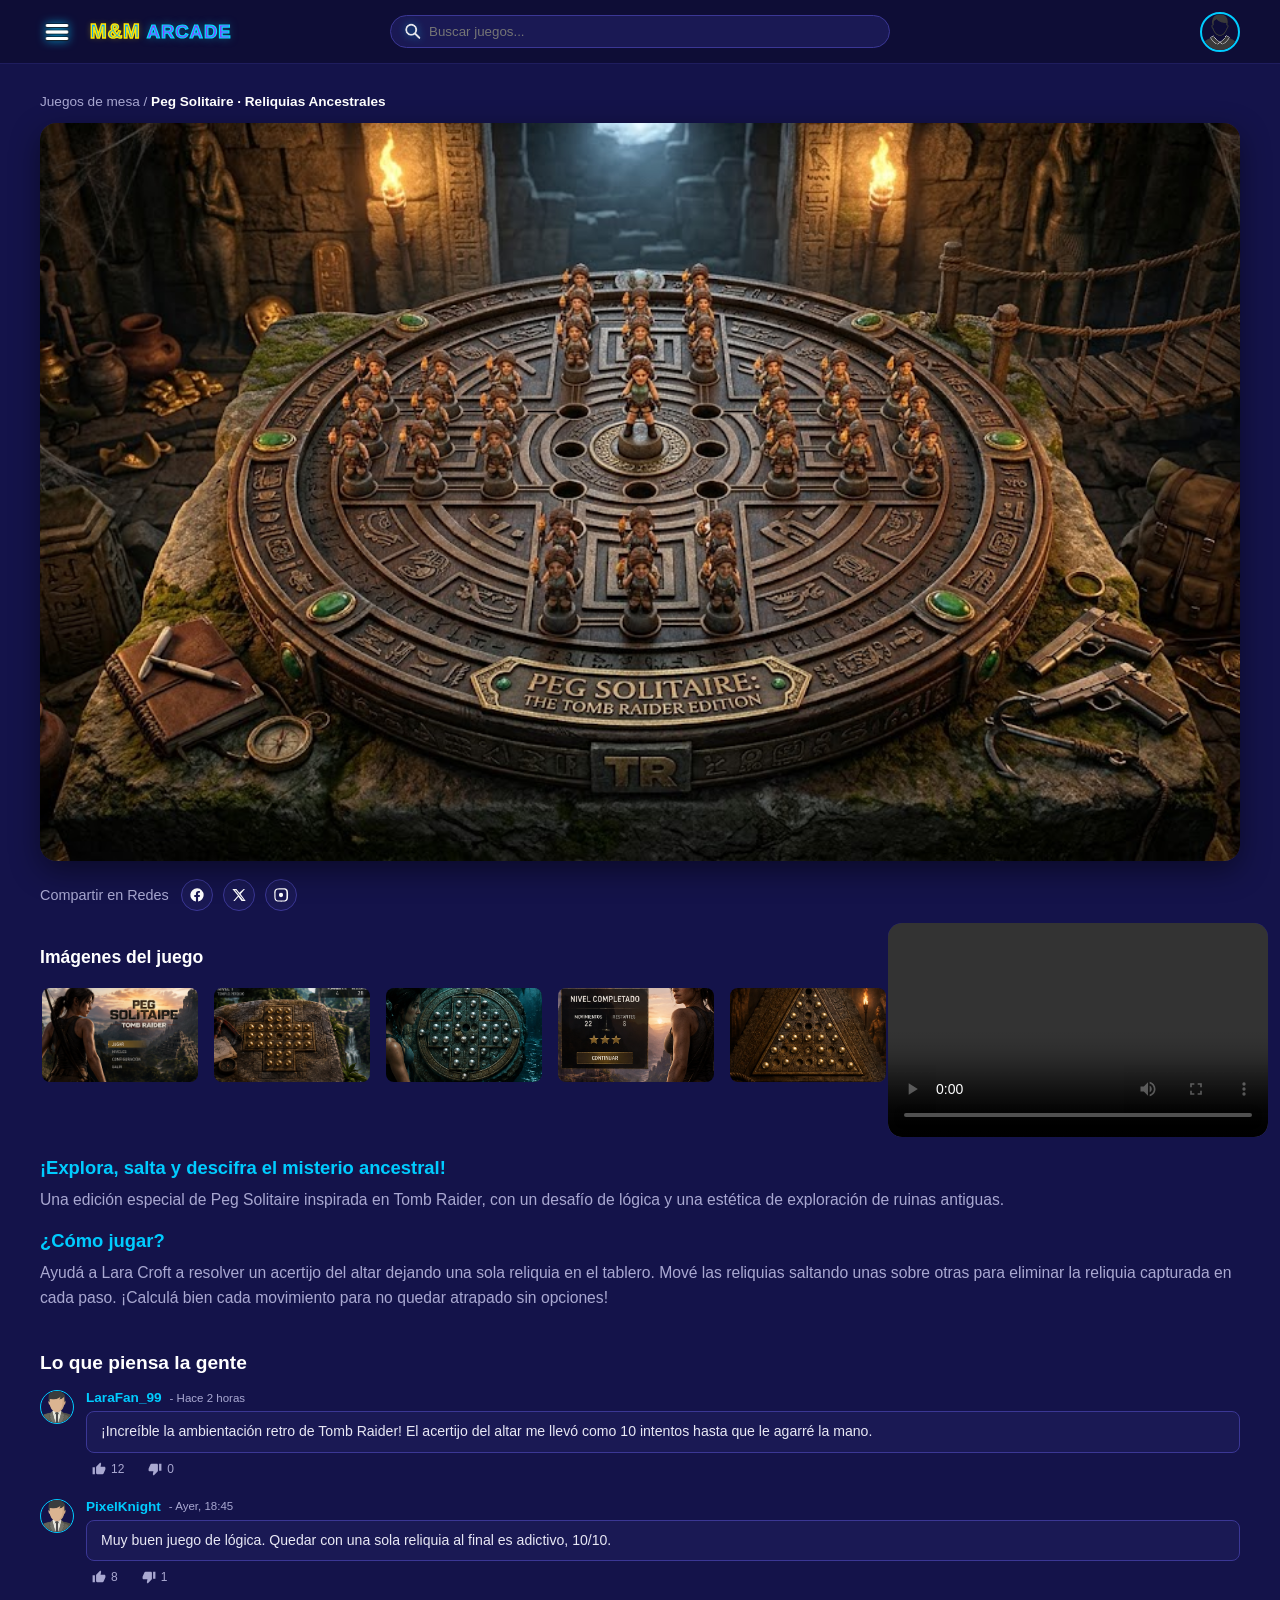
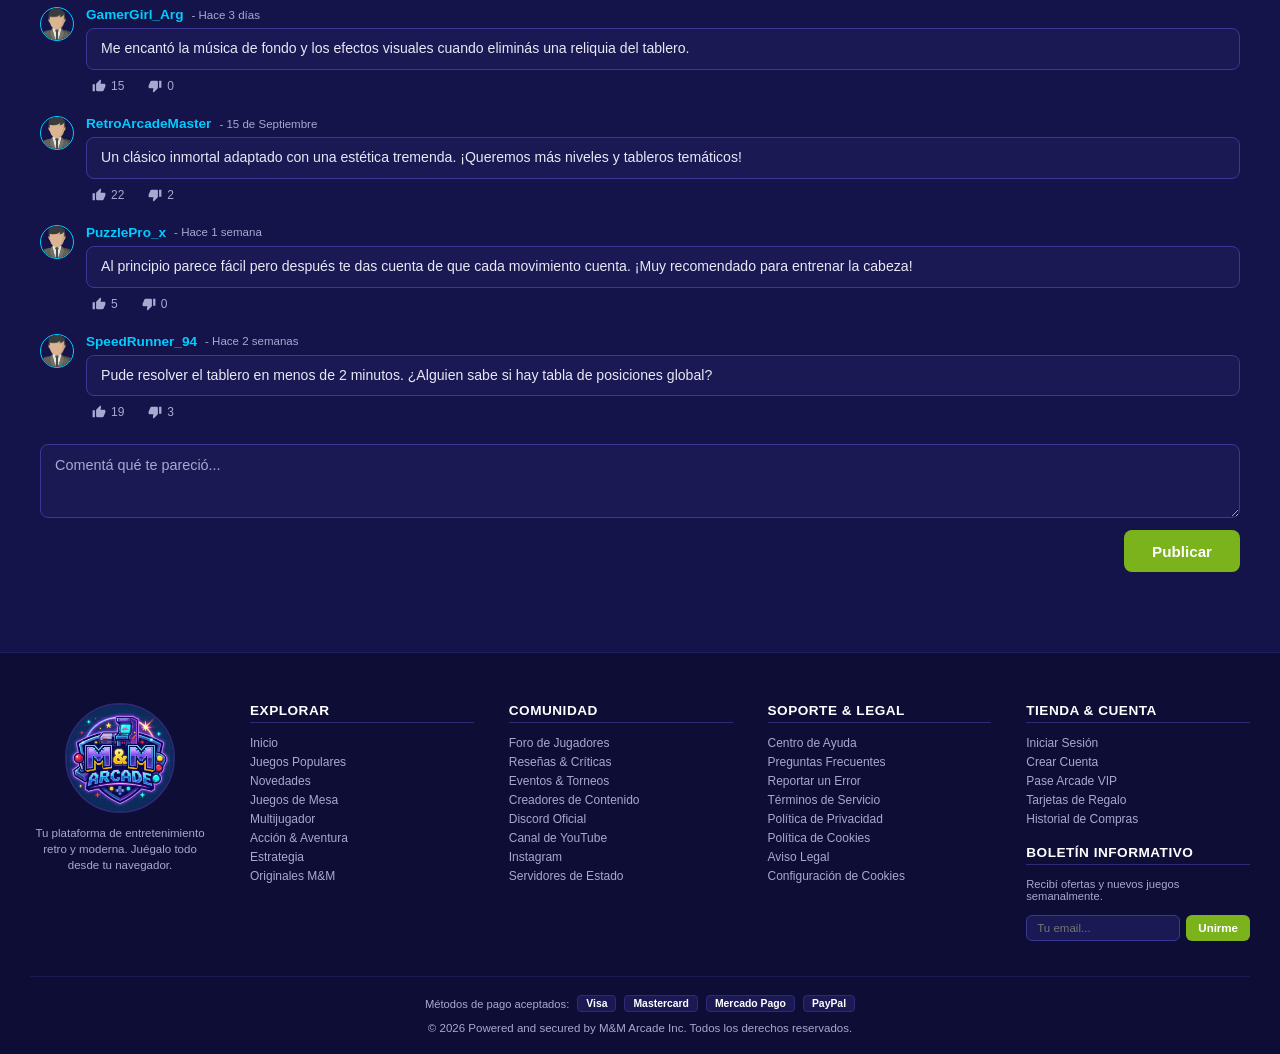
<file: juego.html>
<!DOCTYPE html>
<html lang="es">
<head>

  <meta charset="UTF-8">
  <meta name="viewport" content="width=device-width, initial-scale=1.0">
  <title>Peg Solitaire · Reliquias Ancestrales — M&M Arcade</title>
  <!-- Estilos globales compartidos -->
  <link rel="stylesheet" href="css/styles.css">
  <!-- Estilos específicos de la página del juego -->
  <link rel="stylesheet" href="css/juego.css">
</head>

<body>
</div>
<!-- =========================================================
     Navegación Superior (Navbar)
     ========================================================= -->
<header class="navbar">
  <div class="navbar-container">
    
    <!-- Botón de Menú Hamburguesa + logo-->
    <div class="nav-left">
      <button id="btnOpenMenu" class="icon-btn" aria-label="Abrir menú">
        <img src="Assets/Iconos/Menu.png" alt="Menú" class="hamburger-icon-img">
      </button>
      <div class="brand-logo">
        <a href="index.html" class="logo-link">
          <span class="logo-text">
            <span class="logo-mm">M&M</span>
            <span class="logo-arcade">ARCADE</span>
          </span>
        </a>
      </div>
    </div>

    <!-- Barra de Búsqueda -->
    <div class="nav-center">
      <div class="search-box">
        <!-- ÍCONO LUPA SVG/PNG -->
        <img src="Assets/Iconos/Search.png" alt="Buscar" class="search-icon-img">
        <input type="text" placeholder="Buscar juegos..." class="search-input">
      </div>
    </div>

    <!-- Botón Perfil de Usuario con Avatar -->
    <div class="nav-right">
      <button id="btnOpenUserMenu" class="user-avatar-btn">
      <img src="Assets/Iconos/Avatar.png" alt="Perfil de usuario" class="user-avatar-img">
      </button>
    </div>

  </div>
</header>


<!-- =========================================================
     Menú Desplegable Lateral (Navegación Principal)
     ========================================================= -->

<aside id="sideMenu" class="side-menu">
<div class="side-menu-header">
  <div class="side-menu-brand">
    <!-- Logo o Icono del juego en el menú -->
    <img src="Assets/LogoChico.jpeg" alt="M&M Games" class="mini-logo-img">
    <span class="side-menu-title">Games</span>
  </div>
  <button id="btnCloseMenu" class="close-btn" aria-label="Cerrar menú">✕</button>
</div>

<nav class="side-menu-nav">
  <ul>
    <li><a href="#"><img src="Assets/Iconos/home.png" alt="Inicio" class="menu-icon-img">Inicio</a></li>
    <li><a href="#"><img src="Assets/Iconos/recientes.png" alt="Recientes" class="menu-icon-img">Recientes</a></li>
    <li><a href="#"><img src="Assets/Iconos/nuevos.png" alt="Nuevos" class="menu-icon-img">Nuevos</a></li>
    <li><a href="#"><img src="Assets/Iconos/moda.png" alt="De moda" class="menu-icon-img">De moda</a></li>
    <li><a href="#"><img src="Assets/Iconos/actualizados.png" alt="Actualizados" class="menu-icon-img">Actualizados</a></li>
    <li><a href="#"><img src="Assets/Iconos/multijugador.png" alt="Multijugador" class="menu-icon-img">Multijugador</a></li>
    <li><a href="#"><img src="Assets/Iconos/original.png" alt="Originales" class="menu-icon-img">Originales</a></li>
    <li><a href="#"><img src="Assets/Iconos/pagos.png" alt="Pagos" class="menu-icon-img">Pagos</a></li>
  </ul>

  <hr class="menu-divider">

  <ul class="categories-list">
    <li><a href="#">Aventura</a></li>
    <li><a href="#">Disparos</a></li>
    <li><a href="#">Autos</a></li>
    <li><a href="#">Juegos de rol</a></li>
    <li><a href="#">Moda</a></li>
    <li><a href="#">Cartas</a></li>
    <li><a href="#">Click</a></li>
    <li><a href="#">Cartas</a></li>
  </ul>
</nav>
</aside>


<!-- =========================================================
     Menú Desplegable del Perfil de Usuario (Derecha)
     ========================================================= -->

     <div id="userMenu" class="user-popover">
      <div class="user-popover-arrow"></div>
      <div class="user-popover-header">
        <span class="user-name">Nombre del usuario</span>
        <button id="btnCloseUserMenu" class="close-btn-sm" aria-label="Cerrar menú usuario">✕</button>
      </div>
    
      <ul class="user-menu-list">
        <li><a href="#"><img src="Assets/Iconos/perfil.png" alt="Mi Perfil" class="menu-icon-img">Mi Perfil</a></li>
        <li><a href="#"><img src="Assets/Iconos/favorito.png" alt="Favoritos" class="menu-icon-img">Favoritos</a></li>
        <li><a href="#"><img src="Assets/Iconos/compras.png" alt="Mis Compras" class="menu-icon-img">Mis Compras</a></li>
        <li><a href="#"><img src="Assets/Iconos/config.png" alt="Configuración" class="menu-icon-img">Configuración</a></li>
        <li><a href="#"><img src="Assets/Iconos/carrito.png" alt="Carrito" class="menu-icon-img">Carrito</a></li>
        <li><a href="#"><img src="Assets/Iconos/dark.png" alt="Dark Mode" class="menu-icon-img">Dark Mode</a></li>
        <li><a href="#"><img src="Assets/Iconos/soporte.png" alt="Ayuda Soporte" class="menu-icon-img">Ayuda Soporte</a></li>
        <li><a href="login.html"><img src="Assets/Iconos/logout.png" alt="Cerrar Sesión" class="menu-icon-img">Cerrar Sesión</a></li>
      </ul>
    </div>

<!-- Capa oscura para cerrar menús al tocar afuera -->
<div id="backdropOverlay" class="backdrop-overlay"></div>

  <!-- =========================================================
       Contenido Principal — Página de detalle del juego
       ========================================================= -->
  <main class="main-content game-page">

    <nav class="game-breadcrumb">
      <a href="index.html">Juegos de mesa</a> / <span class="current">Peg Solitaire · Reliquias Ancestrales</span>
    </nav>

    <!-- =========================================================
         1) JUEGO PRINCIPAL — Protagonista absoluto (80-85vh)
         ========================================================= -->
    <div class="game-stage">
      <div class="game-media" id="gameMedia">
        <img src="Assets/Hero.jpeg" alt="Peg Solitaire: Reliquias Ancestrales" class="game-media-img">
      </div>
    </div>

    <!-- =========================================================
         2) SECCIÓN INFERIOR — Compartir + Galería + Video
         ========================================================= -->
    <section class="game-bottom-section">

      <!-- Compartir en Redes, encima de la galería y el video -->
      <div class="game-share-row">
        <span class="game-share-label">Compartir en Redes</span>
        <div class="social-icons">
          <a href="#" class="social-icon-btn" aria-label="Compartir en Facebook">
            <svg width="16" height="16" viewBox="0 0 24 24"><path d="M22 12a10 10 0 1 0-11.6 9.9v-7H7.9V12h2.5V9.8c0-2.5 1.5-3.9 3.8-3.9 1.1 0 2.2.2 2.2.2v2.4h-1.2c-1.2 0-1.6.8-1.6 1.6V12h2.8l-.4 2.9h-2.4v7A10 10 0 0 0 22 12z"/></svg>
          </a>
          <a href="#" class="social-icon-btn" aria-label="Compartir en X">
            <svg width="16" height="16" viewBox="0 0 24 24"><path d="M18.9 3H21l-6.6 7.6L22 21h-6.1l-4.8-6.3L5.6 21H3.4l7-8L2 3h6.2l4.3 5.8L18.9 3zM17.8 19h1.2L7.3 4.9H6l11.8 14.1z"/></svg>
          </a>
          <a href="#" class="social-icon-btn" aria-label="Compartir en Instagram">
            <svg width="16" height="16" viewBox="0 0 24 24"><path d="M12 8.8a3.2 3.2 0 1 0 0 6.4 3.2 3.2 0 0 0 0-6.4zM12 2c-2.7 0-3.1 0-4.1.1-1.1.1-1.9.2-2.5.5-.7.3-1.3.6-1.9 1.2-.6.6-.9 1.2-1.2 1.9-.3.6-.4 1.4-.5 2.5C2 9.2 2 9.6 2 12s0 2.8.1 3.8c.1 1.1.2 1.9.5 2.5.3.7.6 1.3 1.2 1.9.6.6 1.2.9 1.9 1.2.6.3 1.4.4 2.5.5 1 .1 1.4.1 4.1.1s3.1 0 4.1-.1c1.1-.1 1.9-.2 2.5-.5.7-.3 1.3-.6 1.9-1.2.6-.6.9-1.2 1.2-1.9.3-.6.4-1.4.5-2.5.1-1 .1-1.4.1-4.1s0-2.8-.1-3.8c-.1-1.1-.2-1.9-.5-2.5-.3-.7-.6-1.3-1.2-1.9-.6-.6-1.2-.9-1.9-1.2-.6-.3-1.4-.4-2.5-.5C15.1 2 14.7 2 12 2zm0 1.8c2.6 0 2.9 0 4 .1.9.1 1.5.2 1.9.4.5.2.8.4 1.1.7.3.3.5.6.7 1.1.2.4.3 1 .4 1.9.1 1.1.1 1.4.1 4s0 2.9-.1 4c-.1.9-.2 1.5-.4 1.9-.2.5-.4.8-.7 1.1-.3.3-.6.5-1.1.7-.4.2-1 .3-1.9.4-1.1.1-1.4.1-4 .1s-2.9 0-4-.1c-.9-.1-1.5-.2-1.9-.4-.5-.2-.8-.4-1.1-.7-.3-.3-.5-.6-.7-1.1-.2-.4-.3-1-.4-1.9-.1-1.1-.1-1.4-.1-4s0-2.9.1-4c.1-.9.2-1.5.4-1.9.2-.5.4-.8.7-1.1.3-.3.6-.5 1.1-.7.4-.2 1-.3 1.9-.4 1.1-.1 1.4-.1 4-.1z"/></svg>
          </a>
        </div>
      </div>

      <!-- Fila: galería a la izquierda, video a la derecha -->
      <div class="game-gallery-video-row">

        <div class="game-gallery">
          <h3 class="game-thumbnails-title">Imágenes del juego</h3>
          <div class="game-thumbnails" id="gameThumbnails">
            <div class="game-thumb"><img src="Assets/gameplay1.png" alt="Captura 1"></div>
            <div class="game-thumb"><img src="Assets/gameplay2.png" alt="Captura 2"></div>
            <div class="game-thumb"><img src="Assets/gameplay3.png" alt="Captura 3"></div>
            <div class="game-thumb"><img src="Assets/gameplay4.png" alt="Captura 4"></div>
            <div class="game-thumb"><img src="Assets/gameplay5.png" alt="Captura 5"></div>
          </div>
        </div>

        <div class="game-video-block">
          <div class="game-video-placeholder">
            <video class="video-player"  controls preload="metadata">
              <source src="Assets/video/gameplay.mp4" type="video/mp4">
            </video>
          </div>
        </div>

      </div>
    </section>

    <!-- =========================================================
         Descripción del juego + Comentarios
         ========================================================= -->
    <div class="game-detail-grid">

      <div class="game-detail-main">

        <div class="game-description">
          <h3>¡Explora, salta y descifra el misterio ancestral!</h3>
          <p>Una edición especial de Peg Solitaire inspirada en Tomb Raider, con un desafío de lógica y una estética de exploración de ruinas antiguas.</p>

          <h3>¿Cómo jugar?</h3>
          <p>Ayudá a Lara Croft a resolver un acertijo del altar dejando una sola reliquia en el tablero. Mové las reliquias saltando unas sobre otras para eliminar la reliquia capturada en cada paso. ¡Calculá bien cada movimiento para no quedar atrapado sin opciones!</p>
        </div>

        <div class="game-comments">
          <h2 class="section-title">Lo que piensa la gente</h2>
        
          <!-- Comentario 1 -->
          <div class="comment-item">
            <img src="Assets/Iconos/AvatarComentarios.png" alt="Avatar Usuario" class="comment-avatar">
            <div class="comment-body">
              <div class="comment-header">
                <span class="comment-username">LaraFan_99</span>
                <span class="comment-date">- Hace 2 horas</span>
              </div>
              <div class="comment-box">
                ¡Increíble la ambientación retro de Tomb Raider! El acertijo del altar me llevó como 10 intentos hasta que le agarré la mano.
              </div>
              <div class="comment-actions">
                <button type="button" class="action-btn like-btn">
                  <svg viewBox="0 0 24 24" width="14" height="14"><path fill="currentColor" d="M1 21h4V9H1v12zm22-11c0-1.1-.9-2-2-2h-6.31l.95-4.57.03-.32c0-.41-.17-.79-.44-1.06L14.17 1 7.58 7.59C7.22 7.95 7 8.45 7 9v10c0 1.1.9 2 2 2h9c.83 0 1.54-.5 1.84-1.22l3.02-7.05c.09-.23.14-.47.14-.73v-2z"/></svg>
                  <span>12</span>
                </button>
                <button type="button" class="action-btn dislike-btn">
                  <svg viewBox="0 0 24 24" width="14" height="14"><path fill="currentColor" d="M15 3H6c-.83 0-1.54.5-1.84 1.22l-3.02 7.05c-.09.23-.14.47-.14.73v2c0 1.1.9 2 2 2h6.31l-.95 4.57-.03.32c0 .41.17.79.44 1.06L9.83 23l6.59-6.59c.36-.36.58-.86.58-1.41V5c0-1.1-.9-2-2-2zm4 0v12h4V3h-4z"/></svg>
                  <span>0</span>
                </button>
              </div>
            </div>
          </div>
        
          <!-- Comentario 2 -->
          <div class="comment-item">
            <img src="Assets/Iconos/AvatarComentarios.png" alt="Avatar Usuario" class="comment-avatar">
            <div class="comment-body">
              <div class="comment-header">
                <span class="comment-username">PixelKnight</span>
                <span class="comment-date">- Ayer, 18:45</span>
              </div>
              <div class="comment-box">
                Muy buen juego de lógica. Quedar con una sola reliquia al final es adictivo, 10/10.
              </div>
              <div class="comment-actions">
                <button type="button" class="action-btn like-btn">
                  <svg viewBox="0 0 24 24" width="14" height="14"><path fill="currentColor" d="M1 21h4V9H1v12zm22-11c0-1.1-.9-2-2-2h-6.31l.95-4.57.03-.32c0-.41-.17-.79-.44-1.06L14.17 1 7.58 7.59C7.22 7.95 7 8.45 7 9v10c0 1.1.9 2 2 2h9c.83 0 1.54-.5 1.84-1.22l3.02-7.05c.09-.23.14-.47.14-.73v-2z"/></svg>
                  <span>8</span>
                </button>
                <button type="button" class="action-btn dislike-btn">
                  <svg viewBox="0 0 24 24" width="14" height="14"><path fill="currentColor" d="M15 3H6c-.83 0-1.54.5-1.84 1.22l-3.02 7.05c-.09.23-.14.47-.14.73v2c0 1.1.9 2 2 2h6.31l-.95 4.57-.03.32c0 .41.17.79.44 1.06L9.83 23l6.59-6.59c.36-.36.58-.86.58-1.41V5c0-1.1-.9-2-2-2zm4 0v12h4V3h-4z"/></svg>
                  <span>1</span>
                </button>
              </div>
            </div>
          </div>
        
          <!-- Comentario 3 -->
          <div class="comment-item">
            <img src="Assets/Iconos/AvatarComentarios.png" alt="Avatar Usuario" class="comment-avatar">
            <div class="comment-body">
              <div class="comment-header">
                <span class="comment-username">GamerGirl_Arg</span>
                <span class="comment-date">- Hace 3 días</span>
              </div>
              <div class="comment-box">
                Me encantó la música de fondo y los efectos visuales cuando eliminás una reliquia del tablero.
              </div>
              <div class="comment-actions">
                <button type="button" class="action-btn like-btn">
                  <svg viewBox="0 0 24 24" width="14" height="14"><path fill="currentColor" d="M1 21h4V9H1v12zm22-11c0-1.1-.9-2-2-2h-6.31l.95-4.57.03-.32c0-.41-.17-.79-.44-1.06L14.17 1 7.58 7.59C7.22 7.95 7 8.45 7 9v10c0 1.1.9 2 2 2h9c.83 0 1.54-.5 1.84-1.22l3.02-7.05c.09-.23.14-.47.14-.73v-2z"/></svg>
                  <span>15</span>
                </button>
                <button type="button" class="action-btn dislike-btn">
                  <svg viewBox="0 0 24 24" width="14" height="14"><path fill="currentColor" d="M15 3H6c-.83 0-1.54.5-1.84 1.22l-3.02 7.05c-.09.23-.14.47-.14.73v2c0 1.1.9 2 2 2h6.31l-.95 4.57-.03.32c0 .41.17.79.44 1.06L9.83 23l6.59-6.59c.36-.36.58-.86.58-1.41V5c0-1.1-.9-2-2-2zm4 0v12h4V3h-4z"/></svg>
                  <span>0</span>
                </button>
              </div>
            </div>
          </div>
        
          <!-- Comentario 4 -->
          <div class="comment-item">
            <img src="Assets/Iconos/AvatarComentarios.png" alt="Avatar Usuario" class="comment-avatar">
            <div class="comment-body">
              <div class="comment-header">
                <span class="comment-username">RetroArcadeMaster</span>
                <span class="comment-date">- 15 de Septiembre</span>
              </div>
              <div class="comment-box">
                Un clásico inmortal adaptado con una estética tremenda. ¡Queremos más niveles y tableros temáticos!
              </div>
              <div class="comment-actions">
                <button type="button" class="action-btn like-btn">
                  <svg viewBox="0 0 24 24" width="14" height="14"><path fill="currentColor" d="M1 21h4V9H1v12zm22-11c0-1.1-.9-2-2-2h-6.31l.95-4.57.03-.32c0-.41-.17-.79-.44-1.06L14.17 1 7.58 7.59C7.22 7.95 7 8.45 7 9v10c0 1.1.9 2 2 2h9c.83 0 1.54-.5 1.84-1.22l3.02-7.05c.09-.23.14-.47.14-.73v-2z"/></svg>
                  <span>22</span>
                </button>
                <button type="button" class="action-btn dislike-btn">
                  <svg viewBox="0 0 24 24" width="14" height="14"><path fill="currentColor" d="M15 3H6c-.83 0-1.54.5-1.84 1.22l-3.02 7.05c-.09.23-.14.47-.14.73v2c0 1.1.9 2 2 2h6.31l-.95 4.57-.03.32c0 .41.17.79.44 1.06L9.83 23l6.59-6.59c.36-.36.58-.86.58-1.41V5c0-1.1-.9-2-2-2zm4 0v12h4V3h-4z"/></svg>
                  <span>2</span>
                </button>
              </div>
            </div>
          </div>
        
          <!-- Comentario 5 -->
          <div class="comment-item">
            <img src="Assets/Iconos/AvatarComentarios.png" alt="Avatar Usuario" class="comment-avatar">
            <div class="comment-body">
              <div class="comment-header">
                <span class="comment-username">PuzzlePro_x</span>
                <span class="comment-date">- Hace 1 semana</span>
              </div>
              <div class="comment-box">
                Al principio parece fácil pero después te das cuenta de que cada movimiento cuenta. ¡Muy recomendado para entrenar la cabeza!
              </div>
              <div class="comment-actions">
                <button type="button" class="action-btn like-btn">
                  <svg viewBox="0 0 24 24" width="14" height="14"><path fill="currentColor" d="M1 21h4V9H1v12zm22-11c0-1.1-.9-2-2-2h-6.31l.95-4.57.03-.32c0-.41-.17-.79-.44-1.06L14.17 1 7.58 7.59C7.22 7.95 7 8.45 7 9v10c0 1.1.9 2 2 2h9c.83 0 1.54-.5 1.84-1.22l3.02-7.05c.09-.23.14-.47.14-.73v-2z"/></svg>
                  <span>5</span>
                </button>
                <button type="button" class="action-btn dislike-btn">
                  <svg viewBox="0 0 24 24" width="14" height="14"><path fill="currentColor" d="M15 3H6c-.83 0-1.54.5-1.84 1.22l-3.02 7.05c-.09.23-.14.47-.14.73v2c0 1.1.9 2 2 2h6.31l-.95 4.57-.03.32c0 .41.17.79.44 1.06L9.83 23l6.59-6.59c.36-.36.58-.86.58-1.41V5c0-1.1-.9-2-2-2zm4 0v12h4V3h-4z"/></svg>
                  <span>0</span>
                </button>
              </div>
            </div>
          </div>
        
          <!-- Comentario 6 -->
          <div class="comment-item">
            <img src="Assets/Iconos/AvatarComentarios.png" alt="Avatar Usuario" class="comment-avatar">
            <div class="comment-body">
              <div class="comment-header">
                <span class="comment-username">SpeedRunner_94</span>
                <span class="comment-date">- Hace 2 semanas</span>
              </div>
              <div class="comment-box">
                Pude resolver el tablero en menos de 2 minutos. ¿Alguien sabe si hay tabla de posiciones global?
              </div>
              <div class="comment-actions">
                <button type="button" class="action-btn like-btn">
                  <svg viewBox="0 0 24 24" width="14" height="14"><path fill="currentColor" d="M1 21h4V9H1v12zm22-11c0-1.1-.9-2-2-2h-6.31l.95-4.57.03-.32c0-.41-.17-.79-.44-1.06L14.17 1 7.58 7.59C7.22 7.95 7 8.45 7 9v10c0 1.1.9 2 2 2h9c.83 0 1.54-.5 1.84-1.22l3.02-7.05c.09-.23.14-.47.14-.73v-2z"/></svg>
                  <span>19</span>
                </button>
                <button type="button" class="action-btn dislike-btn">
                  <svg viewBox="0 0 24 24" width="14" height="14"><path fill="currentColor" d="M15 3H6c-.83 0-1.54.5-1.84 1.22l-3.02 7.05c-.09.23-.14.47-.14.73v2c0 1.1.9 2 2 2h6.31l-.95 4.57-.03.32c0 .41.17.79.44 1.06L9.83 23l6.59-6.59c.36-.36.58-.86.58-1.41V5c0-1.1-.9-2-2-2zm4 0v12h4V3h-4z"/></svg>
                  <span>3</span>
                </button>
              </div>
            </div>
          </div>
        
          <!-- Formulario para publicar -->
          <form class="comment-form" id="commentForm">
            <textarea placeholder="Comentá qué te pareció..." rows="3" required></textarea>
            <button type="submit" class="btn-primary-play btn-publicar" id="btnPublicar">
              <span class="btn-text">Publicar</span>
              <svg class="mail-icon" width="22" height="22" viewBox="0 0 24 24">
                <path fill="currentColor" d="M2.01 21L23 12 2.01 3 2 10l15 2-15 2z"/>
              </svg>
            </button>
          </form>
        </div>
      </div>
    </div>
  </main>

  <!-- =========================================================
       Pie de Página Extendido (Fat Footer)
       ========================================================= -->
       
  <footer class="fat-footer">
  <div class="footer-container">
    
    <!-- Columna Logo + Resumen del sitio -->
    <div class="footer-brand-col">
      <div class="footer-logo-placeholder">
        <img src="Assets/LogoGrande.jpeg" alt="M&M Arcade Logo" class="footer-logo-img">
      </div>
      <p class="footer-brand-desc">Tu plataforma de entretenimiento retro y moderna. Juégalo todo desde tu navegador.</p>
    </div>

    <!-- Grilla de Enlaces Ampliada (4 Columnas) -->
    <div class="footer-links-grid">
      
      <!-- Columna 1: Explorar -->
      <div class="footer-col">
        <h4>Explorar</h4>
        <a href="index.html">Inicio</a>
        <a href="#">Juegos Populares</a>
        <a href="#">Novedades</a>
        <a href="#">Juegos de Mesa</a>
        <a href="#">Multijugador</a>
        <a href="#">Acción & Aventura</a>
        <a href="#">Estrategia</a>
        <a href="#">Originales M&M</a>
      </div>

      <!-- Columna 2: Comunidad & Social -->
      <div class="footer-col">
        <h4>Comunidad</h4>
        <a href="#">Foro de Jugadores</a>
        <a href="#">Reseñas & Críticas</a>
        <a href="#">Eventos & Torneos</a>
        <a href="#">Creadores de Contenido</a>
        <a href="#">Discord Oficial</a>
        <a href="#">Canal de YouTube</a>
        <a href="#">Instagram</a>
        <a href="#">Servidores de Estado</a>
      </div>

      <!-- Columna 3: Soporte & Legales -->
      <div class="footer-col">
        <h4>Soporte & Legal</h4>
        <a href="#">Centro de Ayuda</a>
        <a href="#">Preguntas Frecuentes</a>
        <a href="#">Reportar un Error</a>
        <a href="#">Términos de Servicio</a>
        <a href="#">Política de Privacidad</a>
        <a href="#">Política de Cookies</a>
        <a href="#">Aviso Legal</a>
        <a href="#">Configuración de Cookies</a>
      </div>

      <!-- Columna 4: Tienda & Newsletter -->
      <div class="footer-col footer-col-newsletter">
        <h4>Tienda & Cuenta</h4>
        <a href="login.html">Iniciar Sesión</a>
        <a href="register.html">Crear Cuenta</a>
        <a href="#">Pase Arcade VIP</a>
        <a href="#">Tarjetas de Regalo</a>
        <a href="#">Historial de Compras</a>
        
        <h4 style="margin-top: 14px;">Boletín Informativo</h4>
        <p class="newsletter-desc">Recibí ofertas y nuevos juegos semanalmente.</p>
        <form class="footer-newsletter-form" onsubmit="event.preventDefault();">
          <input type="email" placeholder="Tu email..." required>
          <button type="submit">Unirme</button>
        </form>
      </div>

    </div>

  </div>

  <!-- Sección inferior: Medios de pago y Copyright -->
  <div class="footer-bottom">
    <div class="footer-payments">
      <span>Métodos de pago aceptados:</span>
      <span class="payment-badge">Visa</span>
      <span class="payment-badge">Mastercard</span>
      <span class="payment-badge">Mercado Pago</span>
      <span class="payment-badge">PayPal</span>
    </div>
    <p>© 2026 Powered and secured by M&M Arcade Inc. Todos los derechos reservados.</p>
  </div>
</footer>

  <!-- JS común a todo el sitio -->
  <script src="js/script.js"></script>
  <!-- JS exclusivo del juego -->
  <script src="js/juego.js"></script>
</body>
</html>
</file>
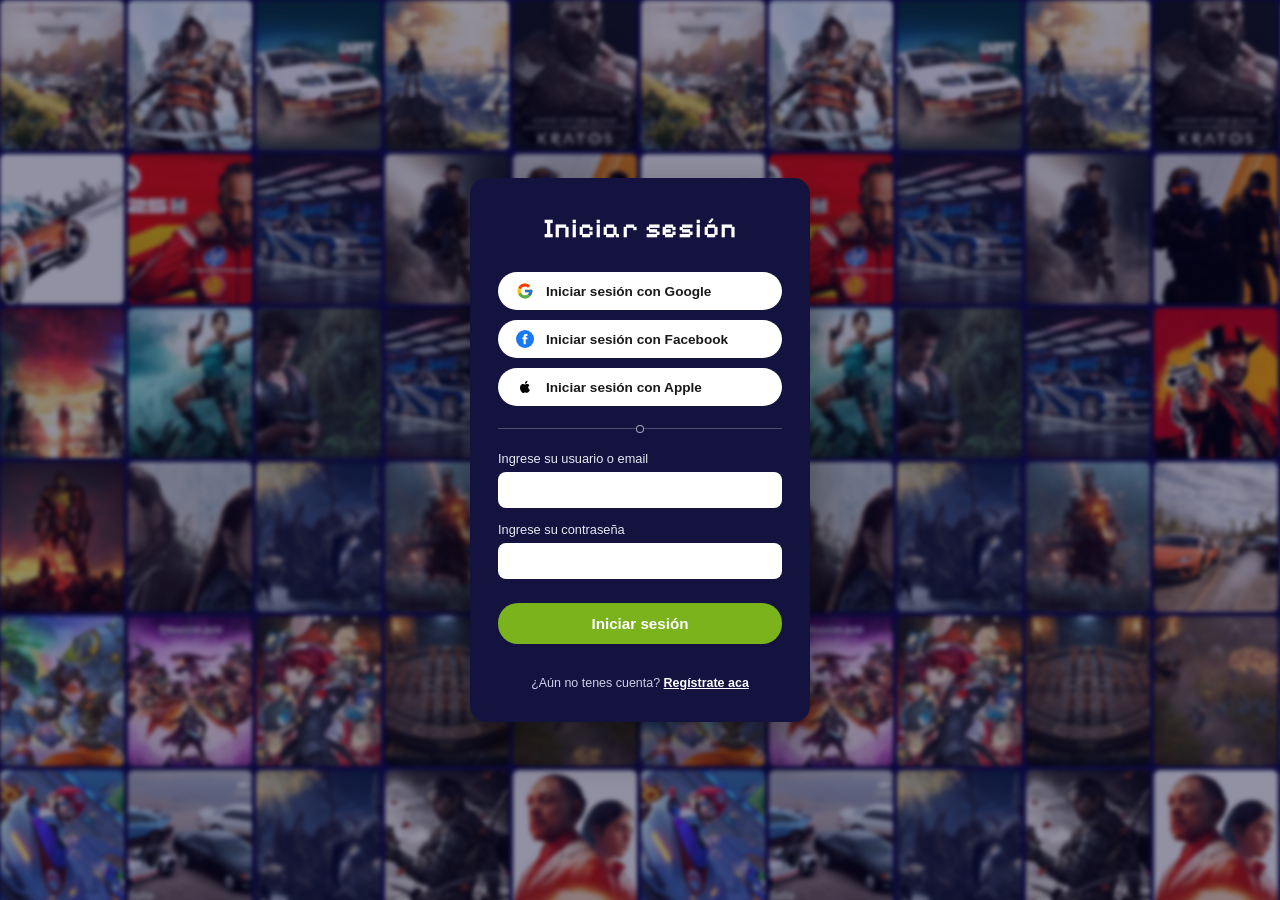
<file: login.html>
<!DOCTYPE html>
<html lang="es">
<head>
  <meta charset="UTF-8">
  <meta name="viewport" content="width=device-width, initial-scale=1.0">
  <title>Iniciar sesión · M&M Arcade</title>

  <!-- Fuente pixelada/retro para el título -->
  <link rel="preconnect" href="https://fonts.googleapis.com">
  <link rel="preconnect" href="https://fonts.gstatic.com" crossorigin>
  <link href="https://fonts.googleapis.com/css2?family=Pixelify+Sans:wght@500..700&display=swap" rel="stylesheet">

  <link rel="stylesheet" href="css/login.css">
</head>
<body>
  <!-- FONDO DECORATIVO ANIMADO (5 elementos por fila) -->
  <div class="background-wrapper" aria-hidden="true">
    <div class="bg-row">
      <div class="tile"><img src="Assets/Apex Legends.webp" alt="" class="tile-img"></div>
      <div class="tile"><img src="Assets/Assassin's Creed.webp" alt="" class="tile-img"></div>
      <div class="tile"><img src="Assets/Assetto Corsa.jpeg" alt="" class="tile-img"></div>
      <div class="tile"><img src="Assets/The Legend of Zelda.avif" alt="" class="tile-img"></div>
      <div class="tile"><img src="Assets/God of War.webp" alt="" class="tile-img"></div>
    </div>
    <div class="bg-row">
      <div class="tile"><img src="Assets/Mario Kart 8 Deluxe.jpeg" alt="" class="tile-img"></div>
      <div class="tile"><img src="Assets/The Crew Motorfest.jpeg" alt="" class="tile-img"></div>
      <div class="tile"><img src="Assets/Need for Speed Most Wanted.webp" alt="" class="tile-img"></div>
      <div class="tile"><img src="Assets/Call of Duty.webp" alt="" class="tile-img"></div>
      <div class="tile"><img src="Assets/Counter-Strike 2.webp" alt="" class="tile-img"></div>
    </div>
    <div class="bg-row">
      <div class="tile"><img src="Assets/Cyberpunk 2077.jpeg" alt="" class="tile-img"></div>
      <div class="tile"><img src="Assets/Tomb Raider.jpeg" alt="" class="tile-img"></div>
      <div class="tile"><img src="Assets/uncharted.jpeg" alt="" class="tile-img"></div>
      <div class="tile"><img src="Assets/Need for Speed Most Wanted.webp" alt="" class="tile-img"></div>
      <div class="tile"><img src="Assets/Red Dead Redemption 2.webp" alt="" class="tile-img"></div>
    </div>
    <div class="bg-row">
      <div class="tile"><img src="Assets/DOOM Eternal.webp" alt="" class="tile-img"></div>
      <div class="tile"><img src="Assets/The Last of Us.jpeg" alt="" class="tile-img"></div>
      <div class="tile"><img src="Assets/Baldur's Gate 3.jpeg" alt="" class="tile-img"></div>
      <div class="tile"><img src="Assets/Battlefield 1.webp" alt="" class="tile-img"></div>
      <div class="tile"><img src="Assets/Burnout Paradise Remastered.jpeg" alt="" class="tile-img"></div>
    </div>
    <div class="bg-row">
      <div class="tile"><img src="Assets/Valorant.webp" alt="" class="tile-img"></div>
      <div class="tile"><img src="Assets/Final Fantasy VII Rebirth.jpeg" alt="" class="tile-img"></div>
      <div class="tile"><img src="Assets/Persona 5 Royal.jpeg" alt="" class="tile-img"></div>
      <div class="tile"><img src="Assets/peg_solitaire.jpeg" alt="" class="tile-img"></div>
      <div class="tile"><img src="Assets/Diablo IV.jpeg" alt="" class="tile-img"></div>
    </div>
    <div class="bg-row">
      <div class="tile"><img src="Assets/Dirt Rally.jpeg" alt="" class="tile-img"></div>
      <div class="tile"><img src="Assets/Gran Turismo.webp" alt="" class="tile-img"></div>
      <div class="tile"><img src="Assets/Baldur's Gate 3.jpeg" alt="" class="tile-img"></div>
      <div class="tile"><img src="Assets/Ghost of Tsushima.webp" alt="" class="tile-img"></div>
      <div class="tile"><img src="Assets/Titanfall 2.webp" alt="" class="tile-img"></div>
    </div>
  </div>

  <div class="background-overlay" aria-hidden="true"></div>

  <!-- TARJETA PRINCIPAL DE LOGIN -->
  <main class="login-card">
    <h1 class="login-title">Iniciar sesión</h1>

    <section aria-labelledby="social-login-heading">
      <h2 id="social-login-heading" class="visually-hidden">
        Iniciar sesión con una red social
      </h2>

      <div class="social-buttons">
        <button type="button" class="social-btn">
          <svg class="icon" viewBox="0 0 48 48" aria-hidden="true">
            <path fill="#FFC107" d="M43.6 20.5H42V20.5H24v7h11.3c-1.6 4.6-6 8-11.3 8-6.6 0-12-5.4-12-12s5.4-12 12-12c3.1 0 5.9 1.2 8 3.1l5-5C33.6 6.1 29.1 4 24 4 12.9 4 4 12.9 4 24s8.9 20 20 20 20-8.9 20-20c0-1.2-.1-2.4-.4-3.5z"/>
            <path fill="#FF3D00" d="M6.3 14.7l5.8 4.3C13.7 15.4 18.5 12 24 12c3.1 0 5.9 1.2 8 3.1l5-5C33.6 6.1 29.1 4 24 4 16.3 4 9.6 8.3 6.3 14.7z"/>
            <path fill="#4CAF50" d="M24 44c5 0 9.5-1.9 12.9-5l-6-4.9C29 35.6 26.6 36 24 36c-5.2 0-9.6-3.3-11.3-7.9l-5.9 4.5C9.5 39.6 16.2 44 24 44z"/>
            <path fill="#1976D2" d="M43.6 20.5H42V20.5H24v7h11.3c-.8 2.2-2.2 4.1-4.1 5.5l6 4.9C40.9 35 44 29.9 44 24c0-1.2-.1-2.4-.4-3.5z"/>
          </svg>
          Iniciar sesión con Google
        </button>

        <button type="button" class="social-btn">
          <svg class="icon" viewBox="0 0 24 24" aria-hidden="true">
            <circle cx="12" cy="12" r="12" fill="#1877F2"/>
            <path fill="#ffffff" d="M15.1 12.3h-2.1V19h-2.9v-6.7H8.6V9.9h1.5V8.4c0-1.7.9-3.1 3.2-3.1h2v2.6h-1.4c-.4 0-.8.3-.8.8v1.2h2.2l-.2 2.4z"/>
          </svg>
          Iniciar sesión con Facebook
        </button>

        <button type="button" class="social-btn">
          <svg class="icon" viewBox="0 0 24 24" aria-hidden="true">
            <path fill="#000000" d="M16.3 12.6c0-2 1.6-3 1.7-3.1-1-1.4-2.5-1.6-3-1.6-1.3-.1-2.5.7-3.1.7-.6 0-1.6-.7-2.6-.7-1.3 0-2.6.8-3.3 2-1.4 2.4-.4 6 1 8 .7 1 1.5 2.1 2.6 2 1-.1 1.4-.7 2.7-.7 1.3 0 1.6.7 2.7.6 1.1 0 1.8-1 2.5-2 .8-1.1 1.1-2.2 1.1-2.3-.1 0-2.2-.8-2.3-3zM14.4 6.4c.6-.7 1-1.7.9-2.7-.9 0-1.9.6-2.5 1.3-.5.6-1 1.6-.9 2.6 1 .1 2-.5 2.5-1.2z"/>
          </svg>
          Iniciar sesión con Apple
        </button>
      </div>
    </section>

    <hr class="divider">

    <section aria-labelledby="form-login-heading">
      <h2 id="form-login-heading" class="visually-hidden">
        Iniciar sesión con usuario y contraseña
      </h2>

      <form action="#" method="post" class="login-form">
        <div class="form-group">
          <label for="usuario">Ingrese su usuario o email</label>
          <input type="text" id="usuario" name="usuario" autocomplete="username" required>
        </div>

        <div class="form-group">
          <label for="password">Ingrese su contraseña</label>
          <input type="password" id="password" name="password" autocomplete="current-password" required>
        </div>

        <button type="submit" class="btn-submit" id="btnSubmit">
          <span class="btn-text">Iniciar sesión</span>
          <span class="btn-spinner" aria-hidden="true"></span>
          <span class="btn-check" aria-hidden="true">✓</span>
        </button>

        <p id="login-status" class="login-status" role="status" aria-live="polite"></p>
      </form>
    </section>

    <p class="signup-text">¿Aún no tenes cuenta? <a href="register.html">Regístrate aca</a></p>
  </main>

  <script src="js/login.js"></script>
</body>
</html>
</file>
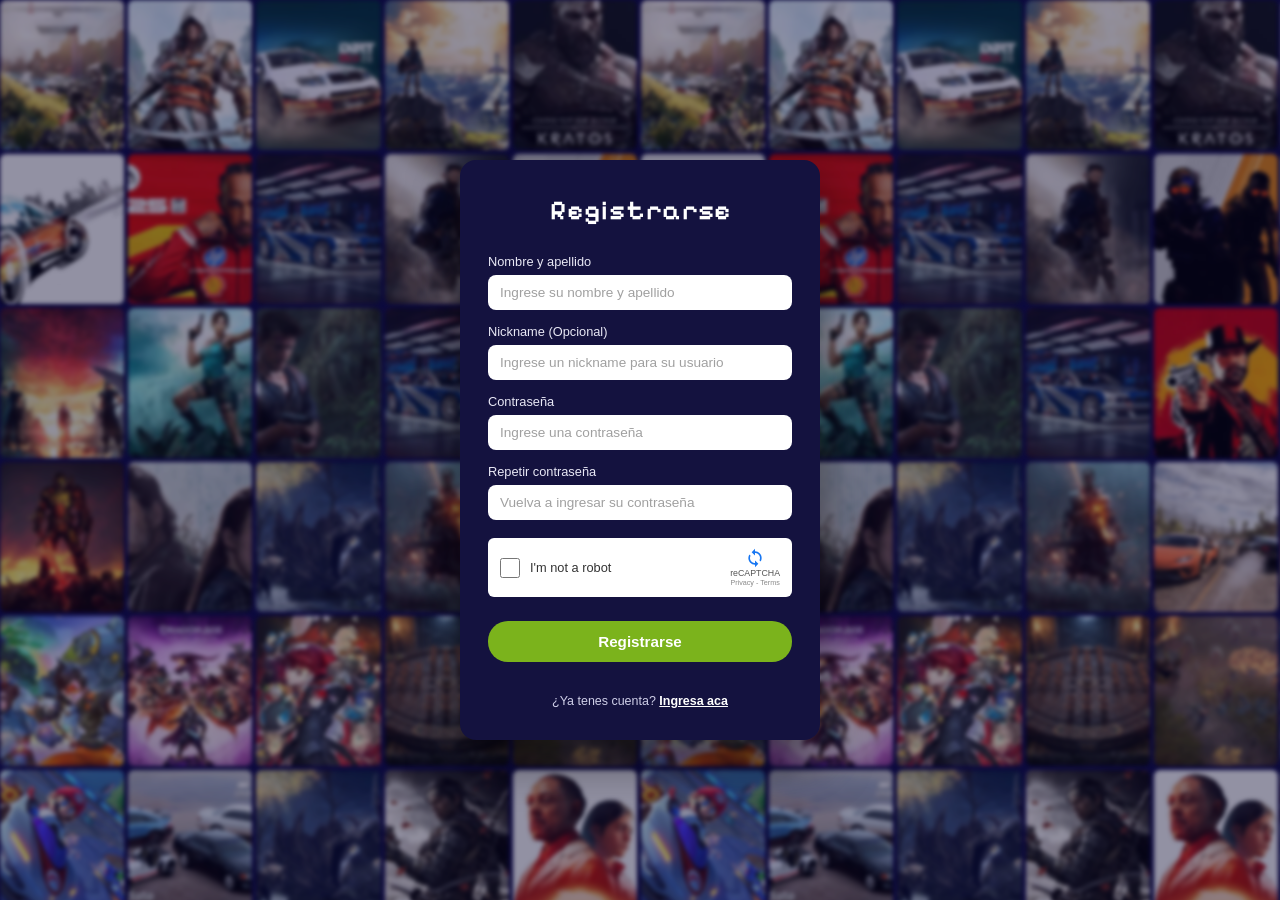
<file: register.html>
<!DOCTYPE html>
<html lang="es">
<head>
  <meta charset="UTF-8">
  <meta name="viewport" content="width=device-width, initial-scale=1.0">
  <title>Registrarse · M&M Arcade</title>

  <!-- Fuente pixelada/retro -->
  <link rel="preconnect" href="https://fonts.googleapis.com">
  <link rel="preconnect" href="https://fonts.gstatic.com" crossorigin>
  <link href="https://fonts.googleapis.com/css2?family=Pixelify+Sans:wght@500..700&display=swap" rel="stylesheet">

  <link rel="stylesheet" href="css/register.css">
</head>
<body>
  <!-- FONDO DECORATIVO ANIMADO (5 elementos por fila) -->
  <div class="background-wrapper" aria-hidden="true">
    <div class="bg-row">
      <div class="tile"><img src="Assets/Apex Legends.webp" alt="" class="tile-img"></div>
      <div class="tile"><img src="Assets/Assassin's Creed.webp" alt="" class="tile-img"></div>
      <div class="tile"><img src="Assets/Assetto Corsa.jpeg" alt="" class="tile-img"></div>
      <div class="tile"><img src="Assets/The Legend of Zelda.avif" alt="" class="tile-img"></div>
      <div class="tile"><img src="Assets/God of War.webp" alt="" class="tile-img"></div>
    </div>
    <div class="bg-row">
      <div class="tile"><img src="Assets/Mario Kart 8 Deluxe.jpeg" alt="" class="tile-img"></div>
      <div class="tile"><img src="Assets/The Crew Motorfest.jpeg" alt="" class="tile-img"></div>
      <div class="tile"><img src="Assets/Need for Speed Most Wanted.webp" alt="" class="tile-img"></div>
      <div class="tile"><img src="Assets/Call of Duty.webp" alt="" class="tile-img"></div>
      <div class="tile"><img src="Assets/Counter-Strike 2.webp" alt="" class="tile-img"></div>
    </div>
    <div class="bg-row">
      <div class="tile"><img src="Assets/Cyberpunk 2077.jpeg" alt="" class="tile-img"></div>
      <div class="tile"><img src="Assets/Tomb Raider.jpeg" alt="" class="tile-img"></div>
      <div class="tile"><img src="Assets/uncharted.jpeg" alt="" class="tile-img"></div>
      <div class="tile"><img src="Assets/Need for Speed Most Wanted.webp" alt="" class="tile-img"></div>
      <div class="tile"><img src="Assets/Red Dead Redemption 2.webp" alt="" class="tile-img"></div>
    </div>
    <div class="bg-row">
      <div class="tile"><img src="Assets/DOOM Eternal.webp" alt="" class="tile-img"></div>
      <div class="tile"><img src="Assets/The Last of Us.jpeg" alt="" class="tile-img"></div>
      <div class="tile"><img src="Assets/Baldur's Gate 3.jpeg" alt="" class="tile-img"></div>
      <div class="tile"><img src="Assets/Battlefield 1.webp" alt="" class="tile-img"></div>
      <div class="tile"><img src="Assets/Burnout Paradise Remastered.jpeg" alt="" class="tile-img"></div>
    </div>
    <div class="bg-row">
      <div class="tile"><img src="Assets/Valorant.webp" alt="" class="tile-img"></div>
      <div class="tile"><img src="Assets/Final Fantasy VII Rebirth.jpeg" alt="" class="tile-img"></div>
      <div class="tile"><img src="Assets/Persona 5 Royal.jpeg" alt="" class="tile-img"></div>
      <div class="tile"><img src="Assets/peg_solitaire.jpeg" alt="" class="tile-img"></div>
      <div class="tile"><img src="Assets/Diablo IV.jpeg" alt="" class="tile-img"></div>
    </div>
    <div class="bg-row">
      <div class="tile"><img src="Assets/Dirt Rally.jpeg" alt="" class="tile-img"></div>
      <div class="tile"><img src="Assets/Gran Turismo.webp" alt="" class="tile-img"></div>
      <div class="tile"><img src="Assets/Baldur's Gate 3.jpeg" alt="" class="tile-img"></div>
      <div class="tile"><img src="Assets/Ghost of Tsushima.webp" alt="" class="tile-img"></div>
      <div class="tile"><img src="Assets/Titanfall 2.webp" alt="" class="tile-img"></div>
    </div>
  </div>

  <div class="background-overlay" aria-hidden="true"></div>

  <!-- TARJETA PRINCIPAL DE REGISTRO -->
  <main class="register-card">
    <h1 class="register-title">Registrarse</h1>

    <section aria-labelledby="form-register-heading">
      <h2 id="form-register-heading" class="visually-hidden">Formulario de registro</h2>

      <form action="#" method="post" class="register-form">
        <div class="form-group">
          <label for="fullname">Nombre y apellido</label>
          <input type="text" id="fullname" name="fullname" placeholder="Ingrese su nombre y apellido" autocomplete="name" required>
        </div>

        <div class="form-group">
          <label for="nickname">Nickname (Opcional)</label>
          <input type="text" id="nickname" name="nickname" placeholder="Ingrese un nickname para su usuario" autocomplete="username">
        </div>

        <div class="form-group">
          <label for="password">Contraseña</label>
          <input type="password" id="password" name="password" placeholder="Ingrese una contraseña" autocomplete="new-password" required>
        </div>

        <div class="form-group">
          <label for="repeat-password">Repetir contraseña</label>
          <input type="password" id="repeat-password" name="repeat-password" placeholder="Vuelva a ingresar su contraseña" autocomplete="new-password" required>
        </div>

        <!-- RECAPTCHA DECORATIVO -->
        <div class="captcha-box">
          <div class="captcha-left">
            <input type="checkbox" id="captcha-check" required>
            <label for="captcha-check">I'm not a robot</label>
          </div>
          <div class="captcha-logo">
            <svg viewBox="0 0 24 24" fill="#1877F2" aria-hidden="true">
              <path d="M12 4V1L8 5l4 4V6c3.31 0 6 2.69 6 6 0 1.01-.25 1.97-.7 2.8l1.46 1.46C19.54 15.03 20 13.57 20 12c0-4.42-3.58-8-8-8zm0 14c-3.31 0-6-2.69-6-6 0-1.01.25-1.97.7-2.8L5.24 7.74C4.46 8.97 4 10.43 4 12c0 4.42 3.58 8 8 8v3l4-4-4-4v3z"/>
            </svg>
            <span>reCAPTCHA</span>
            <span class="captcha-terms">Privacy - Terms</span>
          </div>
        </div>

        <button type="submit" class="btn-submit" id="btnSubmit">
          <span class="btn-text">Registrarse</span>
          <span class="btn-spinner" aria-hidden="true"></span>
          <span class="btn-check" aria-hidden="true">✓</span>
        </button>

        <p id="register-status" class="register-status" role="status" aria-live="polite"></p>
      </form>
    </section>

    <p class="login-text">¿Ya tenes cuenta? <a href="login.html">Ingresa aca</a></p>
  </main>

  <script src="js/register.js"></script>
</body>
</html>
</file>
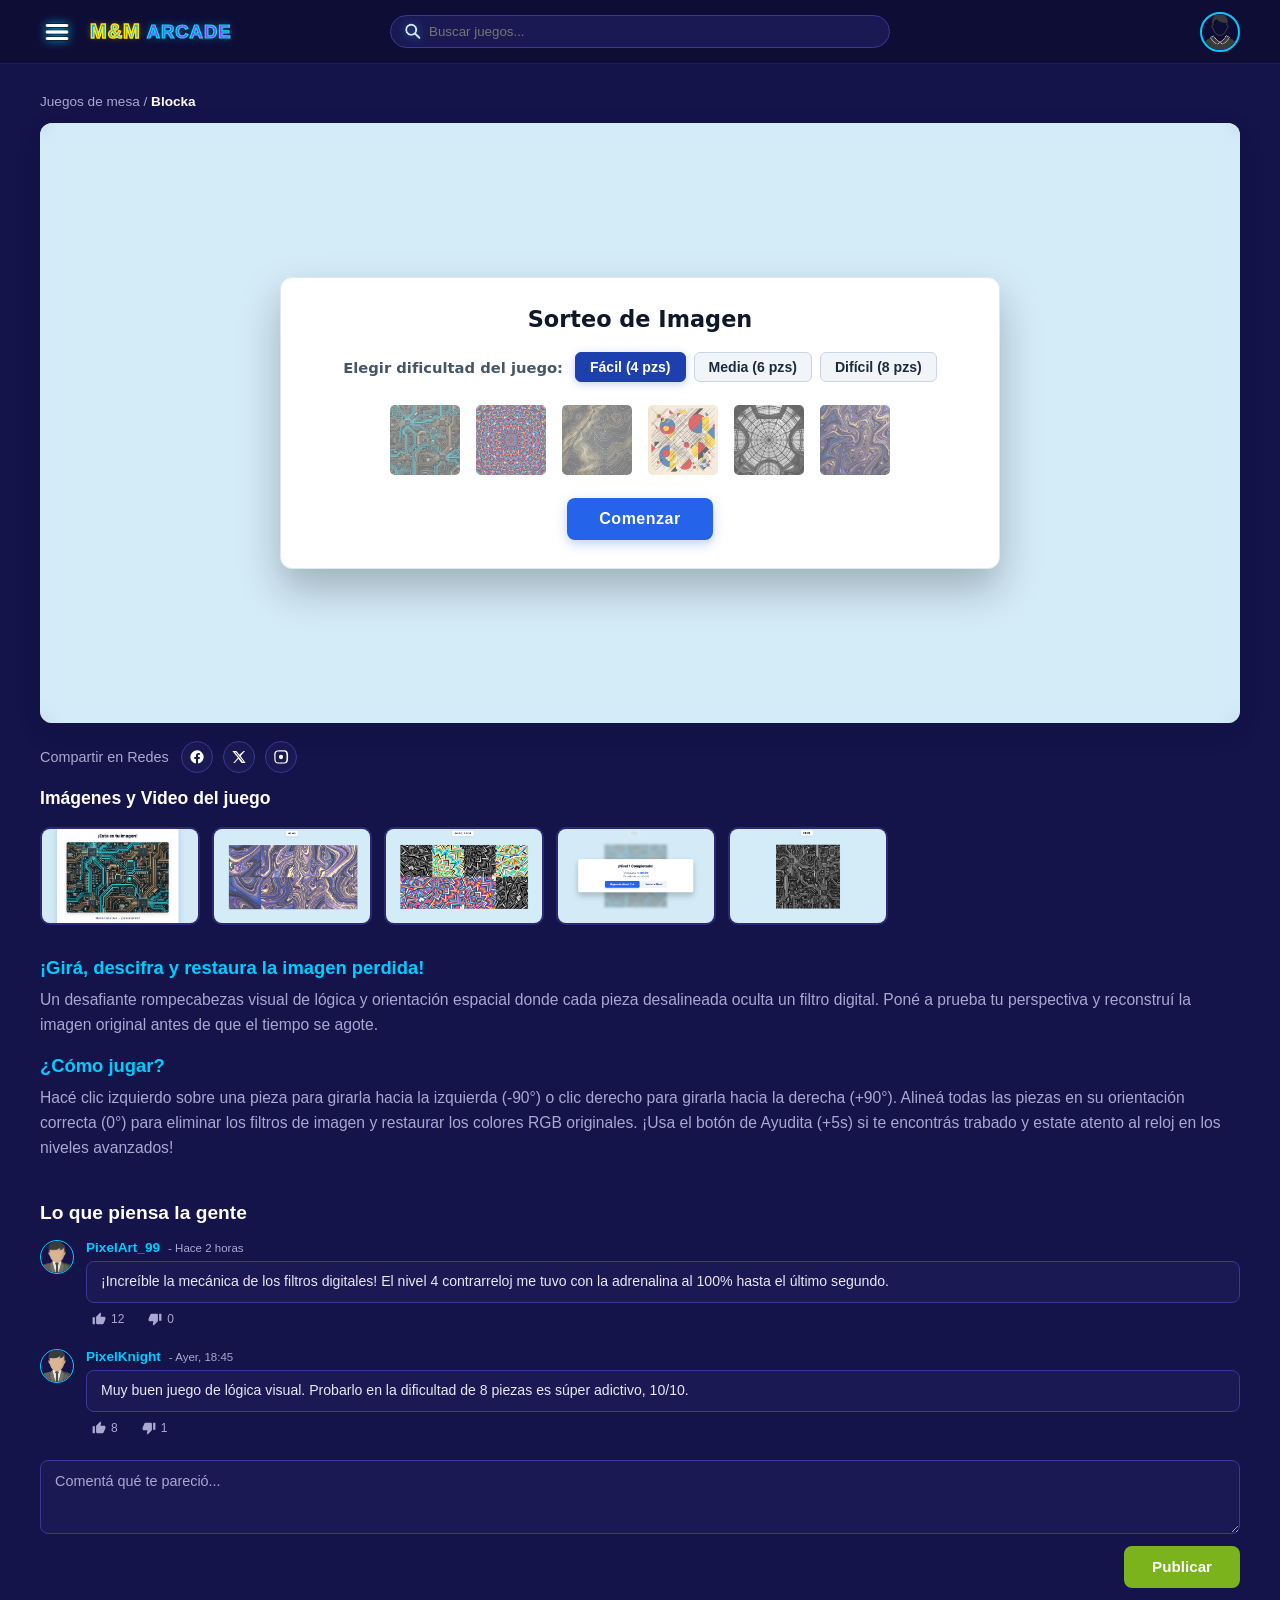
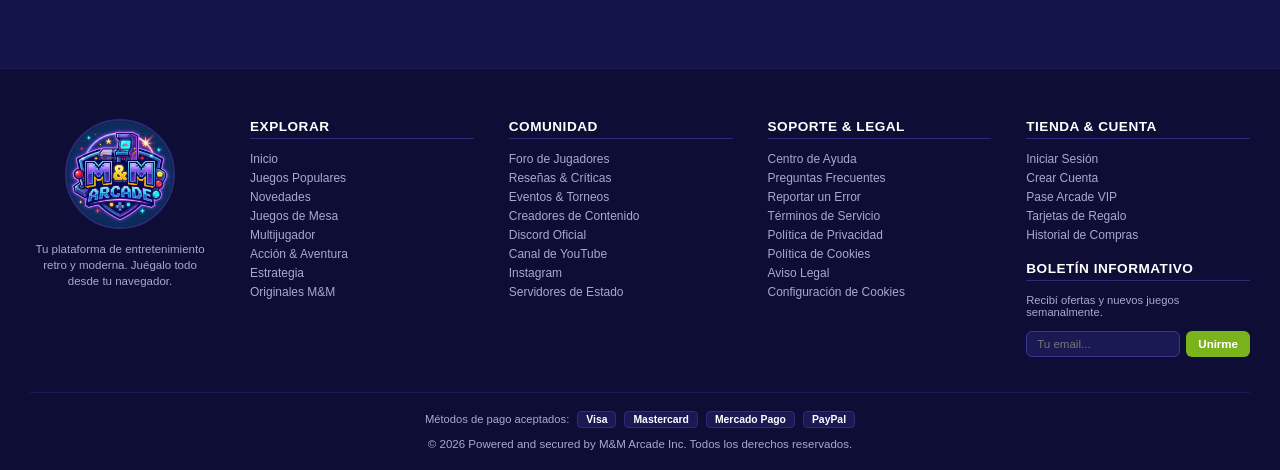
<file: TP2/blocka.html>
<!DOCTYPE html>
<html lang="es">
<head>
  <meta charset="UTF-8">
  <meta name="viewport" content="width=device-width, initial-scale=1.0">
  <title>Blocka — M&M Arcade</title>
  <!-- Estilos globales compartidos -->
  <link rel="stylesheet" href="css/styles.css">
  <!-- Estilos específicos de la página del juego -->
  <link rel="stylesheet" href="css/juego.css">
  <!-- Estilos específicos del blocka -->
  <link rel="stylesheet" href="css/blocka.css">
</head>

<body>

<!-- =========================================================
     Navegación Superior (Navbar)
     ========================================================= -->
<header class="navbar">
  <div class="navbar-container">
    
    <!-- Botón de Menú Hamburguesa + logo-->
    <div class="nav-left">
      <button id="btnOpenMenu" class="icon-btn" aria-label="Abrir menú">
        <img src="Assets/Iconos/Menu.png" alt="Menú" class="hamburger-icon-img">
      </button>
      <div class="brand-logo">
        <a href="index.html" class="logo-link">
          <span class="logo-text">
            <span class="logo-mm">M&M</span>
            <span class="logo-arcade">ARCADE</span>
          </span>
        </a>
      </div>
    </div>

    <!-- Barra de Búsqueda -->
    <div class="nav-center">
      <div class="search-box">
        <img src="Assets/Iconos/Search.png" alt="Buscar" class="search-icon-img">
        <input type="text" placeholder="Buscar juegos..." class="search-input">
      </div>
    </div>

    <!-- Botón Perfil de Usuario con Avatar -->
    <div class="nav-right">
      <button id="btnOpenUserMenu" class="user-avatar-btn">
        <img src="Assets/Iconos/Avatar.png" alt="Perfil de usuario" class="user-avatar-img">
      </button>
    </div>

  </div>
</header>


<!-- =========================================================
     Menú Desplegable Lateral (Navegación Principal)
     ========================================================= -->
<aside id="sideMenu" class="side-menu">
  <div class="side-menu-header">
    <div class="side-menu-brand">
      <img src="Assets/LogoChico.jpeg" alt="M&M Games" class="mini-logo-img">
      <span class="side-menu-title">Games</span>
    </div>
    <button id="btnCloseMenu" class="close-btn" aria-label="Cerrar menú">✕</button>
  </div>

  <nav class="side-menu-nav">
    <ul>
      <li><a href="index.html"><img src="Assets/Iconos/home.png" alt="Inicio" class="menu-icon-img">Inicio</a></li>
      <li><a href="#"><img src="Assets/Iconos/recientes.png" alt="Recientes" class="menu-icon-img">Recientes</a></li>
      <li><a href="#"><img src="Assets/Iconos/nuevos.png" alt="Nuevos" class="menu-icon-img">Nuevos</a></li>
      <li><a href="#"><img src="Assets/Iconos/moda.png" alt="De moda" class="menu-icon-img">De moda</a></li>
      <li><a href="#"><img src="Assets/Iconos/actualizados.png" alt="Actualizados" class="menu-icon-img">Actualizados</a></li>
      <li><a href="#"><img src="Assets/Iconos/multijugador.png" alt="Multijugador" class="menu-icon-img">Multijugador</a></li>
      <li><a href="#"><img src="Assets/Iconos/original.png" alt="Originales" class="menu-icon-img">Originales</a></li>
      <li><a href="#"><img src="Assets/Iconos/pagos.png" alt="Pagos" class="menu-icon-img">Pagos</a></li>
    </ul>

    <hr class="menu-divider">

    <ul class="categories-list">
      <li><a href="#">Aventura</a></li>
      <li><a href="#">Disparos</a></li>
      <li><a href="#">Autos</a></li>
      <li><a href="#">Juegos de rol</a></li>
      <li><a href="#">Moda</a></li>
      <li><a href="#">Cartas</a></li>
      <li><a href="#">Click</a></li>
      <li><a href="#">Cartas</a></li>
    </ul>
  </nav>
</aside>


<!-- =========================================================
     Menú Desplegable del Perfil de Usuario (Derecha)
     ========================================================= -->
<div id="userMenu" class="user-popover">
  <div class="user-popover-arrow"></div>
  <div class="user-popover-header">
    <span class="user-name">Nombre del usuario</span>
    <button id="btnCloseUserMenu" class="close-btn-sm" aria-label="Cerrar menú usuario">✕</button>
  </div>

  <ul class="user-menu-list">
    <li><a href="#"><img src="Assets/Iconos/perfil.png" alt="Mi Perfil" class="menu-icon-img">Mi Perfil</a></li>
    <li><a href="#"><img src="Assets/Iconos/favorito.png" alt="Favoritos" class="menu-icon-img">Favoritos</a></li>
    <li><a href="#"><img src="Assets/Iconos/compras.png" alt="Mis Compras" class="menu-icon-img">Mis Compras</a></li>
    <li><a href="#"><img src="Assets/Iconos/config.png" alt="Configuración" class="menu-icon-img">Configuración</a></li>
    <li><a href="#"><img src="Assets/Iconos/carrito.png" alt="Carrito" class="menu-icon-img">Carrito</a></li>
    <li><a href="#"><img src="Assets/Iconos/dark.png" alt="Dark Mode" class="menu-icon-img">Dark Mode</a></li>
    <li><a href="#"><img src="Assets/Iconos/soporte.png" alt="Ayuda Soporte" class="menu-icon-img">Ayuda Soporte</a></li>
    <li><a href="login.html"><img src="Assets/Iconos/logout.png" alt="Cerrar Sesión" class="menu-icon-img">Cerrar Sesión</a></li>
  </ul>
</div>

<!-- Capa oscura para cerrar menús al tocar afuera -->
<div id="backdropOverlay" class="backdrop-overlay"></div>

  <!-- =========================================================
       Contenido Principal — Página de detalle del juego
       ========================================================= -->
  <main class="main-content game-page">

    <nav class="game-breadcrumb">
      <a href="index.html">Juegos de mesa</a> / <span class="current"> Blocka</span>
    </nav>

    <!-- =========================================================
         1) JUEGO PRINCIPAL — Protagonista absoluto 
         ========================================================= -->

    <div class="game-stage">
      <div class="game-media" id="gameMedia">
        
        <!-- HUD Flotante (Nivel, Cronómetro y Ayuda) -->
        <div class="game-hud hidden" id="gameHUD">
          <div class="hud-left">
            <div class="hud-item level-badge">
              Nivel: <strong id="hudNivel">1 (2x2)</strong>
            </div>
            <button id="btnVolverHUD" class="hud-btn btn-secondary-hud" title="Volver al Menú Inicial">
              Menú
            </button>
          </div>

          <div class="hud-center">
            <div class="hud-item timer-badge">
              <strong id="hudTiempo">00:00</strong>
            </div>
          </div>

          <div class="hud-right">
            <button id="btnReiniciarHUD" class="hud-btn btn-secondary-hud" title="Reiniciar nivel y cronómetro">
              Reiniciar
            </button>
            <button id="btnAyuda" class="hud-btn btn-ayuda" title="Ubica una pieza (+5s penalización)">
              Ayudita (+5s)
            </button>
          </div>
        </div>

        <canvas id="miLienzo"></canvas>

        <!-- Overlay con Ruleta y Configuración -->
        <div class="game-overlay" id="gameOverlay">
          <div class="roulette-container">
            <h2 class="roulette-title">Sorteo de Imagen</h2>
            
            <!-- Selección de Dificultad (Afecta a todos los niveles) -->
            <div class="piezas-selector">
              <span class="piezas-label">Elegir dificultad del juego:</span>
              <div class="piezas-buttons">
                <button type="button" class="btn-piezas active" data-piezas="4">Fácil (4 pzs)</button>
                <button type="button" class="btn-piezas" data-piezas="6">Media (6 pzs)</button>
                <button type="button" class="btn-piezas" data-piezas="8">Difícil (8 pzs)</button>
              </div>
            </div>

            <div class="roulette-grid" id="rouletteGrid">
              <div class="roulette-thumb" data-index="0"><img src="Assets/blocka/imagen1.jpeg" alt="Astronauta"></div>
              <div class="roulette-thumb" data-index="1"><img src="Assets/blocka/imagen2.jpeg" alt="Auto"></div>
              <div class="roulette-thumb" data-index="2"><img src="Assets/blocka/imagen3.jpeg" alt="Ciudad"></div>
              <div class="roulette-thumb" data-index="3"><img src="Assets/blocka/imagen4.jpeg" alt="Faro"></div>
              <div class="roulette-thumb" data-index="4"><img src="Assets/blocka/imagen5.jpeg" alt="León"></div>
              <div class="roulette-thumb" data-index="5"><img src="Assets/blocka/imagen6.jpeg" alt="Robot"></div>
            </div>

            <button id="btnComenzar" class="btn-primary">Comenzar</button>
          </div>
        </div>

        <!-- Overlay de Victoria y Selección de Nivel -->
        <div class="game-overlay hidden" id="victoryOverlay">
          <div class="victory-container">
            <h2 class="victory-title" id="victoryTitle">¡Nivel Completado!</h2>
            <p class="victory-time" id="victoryTimeMsg"></p>
            <div class="victory-actions">
              <button id="btnSiguienteNivel" class="btn-primary">Siguiente Nivel ➔</button>
              <button id="btnVolverMenu" class="btn-secondary">Volver al Menú</button>
            </div>
          </div>
        </div>

      </div>
    </div>

    <!-- =========================================================
         2) SECCIÓN INFERIOR — Compartir + Galería Unificada
         ========================================================= -->
    <section class="game-bottom-section">

      <!-- Compartir en Redes -->
      <div class="game-share-row">
        <span class="game-share-label">Compartir en Redes</span>
        <div class="social-icons">
          <a href="#" class="social-icon-btn" aria-label="Compartir en Facebook">
            <svg width="16" height="16" viewBox="0 0 24 24"><path d="M22 12a10 10 0 1 0-11.6 9.9v-7H7.9V12h2.5V9.8c0-2.5 1.5-3.9 3.8-3.9 1.1 0 2.2.2 2.2.2v2.4h-1.2c-1.2 0-1.6.8-1.6 1.6V12h2.8l-.4 2.9h-2.4v7A10 10 0 0 0 22 12z"/></svg>
          </a>
          <a href="#" class="social-icon-btn" aria-label="Compartir en X">
            <svg width="16" height="16" viewBox="0 0 24 24"><path d="M18.9 3H21l-6.6 7.6L22 21h-6.1l-4.8-6.3L5.6 21H3.4l7-8L2 3h6.2l4.3 5.8L18.9 3zM17.8 19h1.2L7.3 4.9H6l11.8 14.1z"/></svg>
          </a>
          <a href="#" class="social-icon-btn" aria-label="Compartir en Instagram">
            <svg width="16" height="16" viewBox="0 0 24 24"><path d="M12 8.8a3.2 3.2 0 1 0 0 6.4 3.2 3.2 0 0 0 0-6.4zM12 2c-2.7 0-3.1 0-4.1.1-1.1.1-1.9.2-2.5.5-.7.3-1.3.6-1.9 1.2-.6.6-.9 1.2-1.2 1.9-.3.6-.4 1.4-.5 2.5C2 9.2 2 9.6 2 12s0 2.8.1 3.8c.1 1.1.2 1.9.5 2.5.3.7.6 1.3 1.2 1.9.6.6 1.2.9 1.9 1.2.6.3 1.4.4 2.5.5 1 .1 1.4.1 4.1.1s3.1 0 4.1-.1c1.1-.1 1.9-.2 2.5-.5.7-.3 1.3-.6 1.9-1.2.6-.6.9-1.2 1.2-1.9.3-.6.4-1.4.5-2.5.1-1 .1-1.4.1-4.1s0-2.8-.1-3.8c-.1-1.1-.2-1.9-.5-2.5-.3-.7-.6-1.3-1.2-1.9-.6-.6-1.2-.9-1.9-1.2-.6-.3-1.4-.4-2.5-.5C15.1 2 14.7 2 12 2zm0 1.8c2.6 0 2.9 0 4 .1.9.1 1.5.2 1.9.4.5.2.8.4 1.1.7.3.3.5.6.7 1.1.2.4.3 1 .4 1.9.1 1.1.1 1.4.1 4s0 2.9-.1 4c-.1.9-.2 1.5-.4 1.9-.2.5-.4.8-.7 1.1-.3.3-.6.5-1.1.7-.4.2-1 .3-1.9.4-1.1.1-1.4.1-4 .1s-2.9 0-4-.1c-.9-.1-1.5-.2-1.9-.4-.5-.2-.8-.4-1.1-.7-.3-.3-.5-.6-.7-1.1-.2-.4-.3-1-.4-1.9-.1-1.1-.1-1.4-.1-4s0-2.9.1-4c.1-.9.2-1.5.4-1.9.2-.5.4-.8.7-1.1.3-.3.6-.5 1.1-.7.4-.2 1-.3 1.9-.4 1.1-.1 1.4-.1 4-.1z"/></svg>
          </a>
        </div>
      </div>

      <!-- Fila Unificada: Galería con Video integrado -->
      <div class="game-gallery-video-row">
        <div class="game-gallery">
          <h3 class="game-thumbnails-title">Imágenes y Video del juego</h3>
          <div class="game-thumbnails" id="gameThumbnails">
            <!-- Capturas del juego -->
            <div class="game-thumb"><img src="Assets/blocka/game1.png" alt="Captura 1"></div>
            <div class="game-thumb"><img src="Assets/blocka/game2.png" alt="Captura 2"></div>
            <div class="game-thumb"><img src="Assets/blocka/game3.png" alt="Captura 3"></div>
            <div class="game-thumb"><img src="Assets/blocka/game4.png" alt="Captura 4"></div>
            <div class="game-thumb"><img src="Assets/blocka/game5.png" alt="Captura 5"></div>
          </div>
        </div>
      </div>
    </section>

    <!-- =========================================================
         Descripción del juego + Comentarios
         ========================================================= -->
    <div class="game-detail-grid">

      <div class="game-detail-main">

        <div class="game-description">
          <h3>¡Girá, descifra y restaura la imagen perdida!</h3>
          <p>Un desafiante rompecabezas visual de lógica y orientación espacial donde cada pieza desalineada oculta un filtro digital. Poné a prueba tu perspectiva y reconstruí la imagen original antes de que el tiempo se agote.</p>

          <h3>¿Cómo jugar?</h3>
          <p>Hacé clic izquierdo sobre una pieza para girarla hacia la izquierda (-90°) o clic derecho para girarla hacia la derecha (+90°). Alineá todas las piezas en su orientación correcta (0°) para eliminar los filtros de imagen y restaurar los colores RGB originales. ¡Usa el botón de Ayudita (+5s) si te encontrás trabado y estate atento al reloj en los niveles avanzados!</p>
        </div>

        <div class="game-comments">
          <h2 class="section-title">Lo que piensa la gente</h2>
        
          <!-- Comentario 1 -->
          <div class="comment-item">
            <img src="Assets/Iconos/AvatarComentarios.png" alt="Avatar Usuario" class="comment-avatar">
            <div class="comment-body">
              <div class="comment-header">
                <span class="comment-username">PixelArt_99</span>
                <span class="comment-date">- Hace 2 horas</span>
              </div>
              <div class="comment-box">
                ¡Increíble la mecánica de los filtros digitales! El nivel 4 contrarreloj me tuvo con la adrenalina al 100% hasta el último segundo.
              </div>
              <div class="comment-actions">
                <button type="button" class="action-btn like-btn">
                  <svg viewBox="0 0 24 24" width="14" height="14"><path fill="currentColor" d="M1 21h4V9H1v12zm22-11c0-1.1-.9-2-2-2h-6.31l.95-4.57.03-.32c0-.41-.17-.79-.44-1.06L14.17 1 7.58 7.59C7.22 7.95 7 8.45 7 9v10c0 1.1.9 2 2 2h9c.83 0 1.54-.5 1.84-1.22l3.02-7.05c.09-.23.14-.47.14-.73v-2z"/></svg>
                  <span>12</span>
                </button>
                <button type="button" class="action-btn dislike-btn">
                  <svg viewBox="0 0 24 24" width="14" height="14"><path fill="currentColor" d="M15 3H6c-.83 0-1.54.5-1.84 1.22l-3.02 7.05c-.09.23-.14.47-.14.73v2c0 1.1.9 2 2 2h6.31l-.95 4.57-.03.32c0 .41.17.79.44 1.06L9.83 23l6.59-6.59c.36-.36.58-.86.58-1.41V5c0-1.1-.9-2-2-2zm4 0v12h4V3h-4z"/></svg>
                  <span>0</span>
                </button>
              </div>
            </div>
          </div>

          <!-- Comentario 2 -->
          <div class="comment-item">
            <img src="Assets/Iconos/AvatarComentarios.png" alt="Avatar Usuario" class="comment-avatar">
            <div class="comment-body">
              <div class="comment-header">
                <span class="comment-username">PixelKnight</span>
                <span class="comment-date">- Ayer, 18:45</span>
              </div>
              <div class="comment-box">
                Muy buen juego de lógica visual. Probarlo en la dificultad de 8 piezas es súper adictivo, 10/10.
              </div>
              <div class="comment-actions">
                <button type="button" class="action-btn like-btn">
                  <svg viewBox="0 0 24 24" width="14" height="14"><path fill="currentColor" d="M1 21h4V9H1v12zm22-11c0-1.1-.9-2-2-2h-6.31l.95-4.57.03-.32c0-.41-.17-.79-.44-1.06L14.17 1 7.58 7.59C7.22 7.95 7 8.45 7 9v10c0 1.1.9 2 2 2h9c.83 0 1.54-.5 1.84-1.22l3.02-7.05c.09-.23.14-.47.14-.73v-2z"/></svg>
                  <span>8</span>
                </button>
                <button type="button" class="action-btn dislike-btn">
                  <svg viewBox="0 0 24 24" width="14" height="14"><path fill="currentColor" d="M15 3H6c-.83 0-1.54.5-1.84 1.22l-3.02 7.05c-.09.23-.14.47-.14.73v2c0 1.1.9 2 2 2h6.31l-.95 4.57-.03.32c0 .41.17.79.44 1.06L9.83 23l6.59-6.59c.36-.36.58-.86.58-1.41V5c0-1.1-.9-2-2-2zm4 0v12h4V3h-4z"/></svg>
                  <span>1</span>
                </button>
              </div>
            </div>
          </div>

          <!-- Formulario para publicar -->
          <form class="comment-form" id="commentForm">
            <textarea placeholder="Comentá qué te pareció..." rows="3" required></textarea>
            <button type="submit" class="btn-primary-play btn-publicar" id="btnPublicar">
              <span class="btn-text">Publicar</span>
              <svg class="mail-icon" width="22" height="22" viewBox="0 0 24 24">
                <path fill="currentColor" d="M2.01 21L23 12 2.01 3 2 10l15 2-15 2z"/>
              </svg>
            </button>
          </form>
        </div>
      </div>
    </div>
  </main>

<!-- =========================================================
       Pie de Página Extendido (Fat Footer)
       ========================================================= -->
       
       <footer class="fat-footer">
        <div class="footer-container">
          
          <!-- Columna Logo + Resumen del sitio -->
          <div class="footer-brand-col">
            <div class="footer-logo-placeholder">
              <img src="Assets/LogoGrande.jpeg" alt="M&M Arcade Logo" class="footer-logo-img">
            </div>
            <p class="footer-brand-desc">Tu plataforma de entretenimiento retro y moderna. Juégalo todo desde tu navegador.</p>
          </div>
      
          <!-- Grilla de Enlaces Ampliada (4 Columnas) -->
          <div class="footer-links-grid">
            
            <!-- Columna 1: Explorar -->
            <div class="footer-col">
              <h4>Explorar</h4>
              <a href="index.html">Inicio</a>
              <a href="#">Juegos Populares</a>
              <a href="#">Novedades</a>
              <a href="#">Juegos de Mesa</a>
              <a href="#">Multijugador</a>
              <a href="#">Acción & Aventura</a>
              <a href="#">Estrategia</a>
              <a href="#">Originales M&M</a>
            </div>
      
            <!-- Columna 2: Comunidad & Social -->
            <div class="footer-col">
              <h4>Comunidad</h4>
              <a href="#">Foro de Jugadores</a>
              <a href="#">Reseñas & Críticas</a>
              <a href="#">Eventos & Torneos</a>
              <a href="#">Creadores de Contenido</a>
              <a href="#">Discord Oficial</a>
              <a href="#">Canal de YouTube</a>
              <a href="#">Instagram</a>
              <a href="#">Servidores de Estado</a>
            </div>
      
            <!-- Columna 3: Soporte & Legales -->
            <div class="footer-col">
              <h4>Soporte & Legal</h4>
              <a href="#">Centro de Ayuda</a>
              <a href="#">Preguntas Frecuentes</a>
              <a href="#">Reportar un Error</a>
              <a href="#">Términos de Servicio</a>
              <a href="#">Política de Privacidad</a>
              <a href="#">Política de Cookies</a>
              <a href="#">Aviso Legal</a>
              <a href="#">Configuración de Cookies</a>
            </div>
      
            <!-- Columna 4: Tienda & Newsletter -->
            <div class="footer-col footer-col-newsletter">
              <h4>Tienda & Cuenta</h4>
              <a href="login.html">Iniciar Sesión</a>
              <a href="register.html">Crear Cuenta</a>
              <a href="#">Pase Arcade VIP</a>
              <a href="#">Tarjetas de Regalo</a>
              <a href="#">Historial de Compras</a>
              
              <h4 style="margin-top: 14px;">Boletín Informativo</h4>
              <p class="newsletter-desc">Recibí ofertas y nuevos juegos semanalmente.</p>
              <form class="footer-newsletter-form" onsubmit="event.preventDefault();">
                <input type="email" placeholder="Tu email..." required>
                <button type="submit">Unirme</button>
              </form>
            </div>
      
          </div>
      
        </div>
      
        <!-- Sección inferior: Medios de pago y Copyright -->
        <div class="footer-bottom">
          <div class="footer-payments">
            <span>Métodos de pago aceptados:</span>
            <span class="payment-badge">Visa</span>
            <span class="payment-badge">Mastercard</span>
            <span class="payment-badge">Mercado Pago</span>
            <span class="payment-badge">PayPal</span>
          </div>
          <p>© 2026 Powered and secured by M&M Arcade Inc. Todos los derechos reservados.</p>
        </div>
      </footer>

  <!-- JS común a todo el sitio -->
  <script src="js/script.js"></script>
  <!-- JS exclusivo del juego -->
  <script src="js/juego.js"></script>
  <!-- JS exclusivo del blocka -->
  <script src="js/blocka.js"></script>
</body>
</html>
</file>
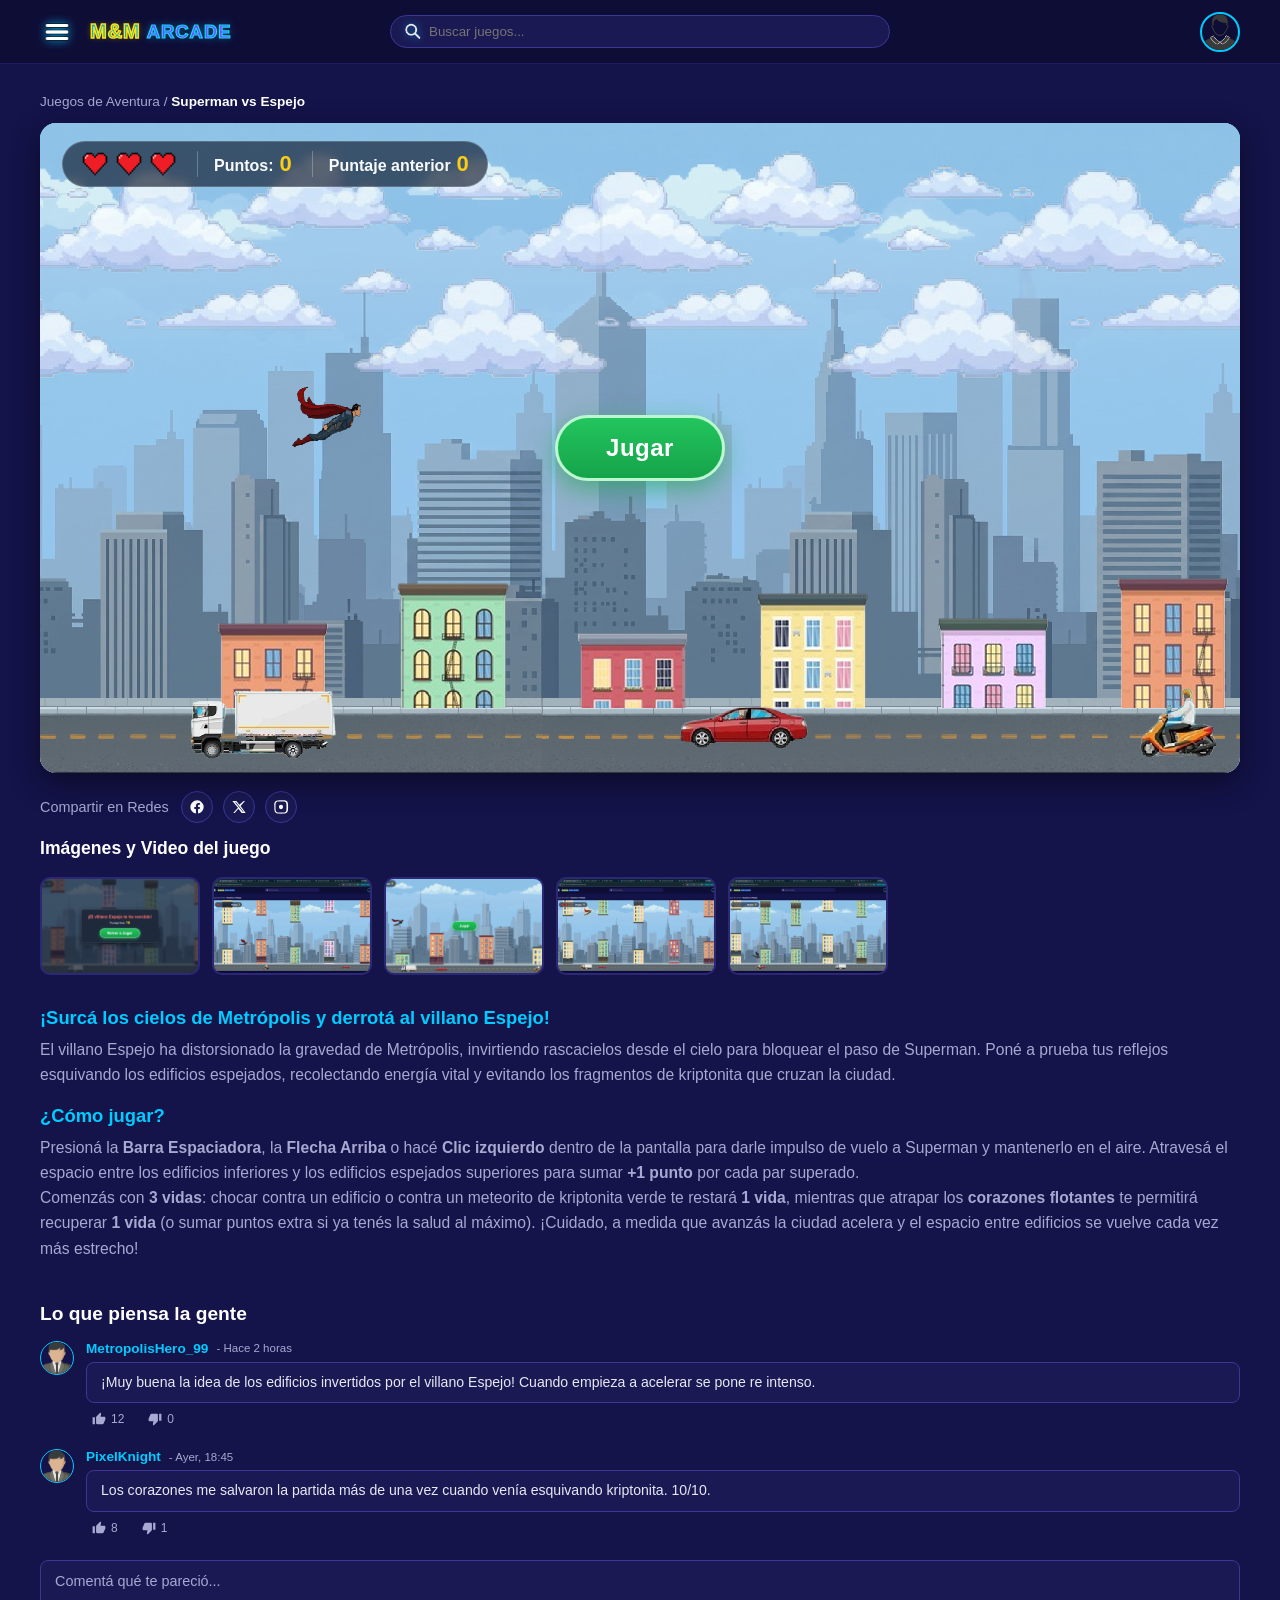
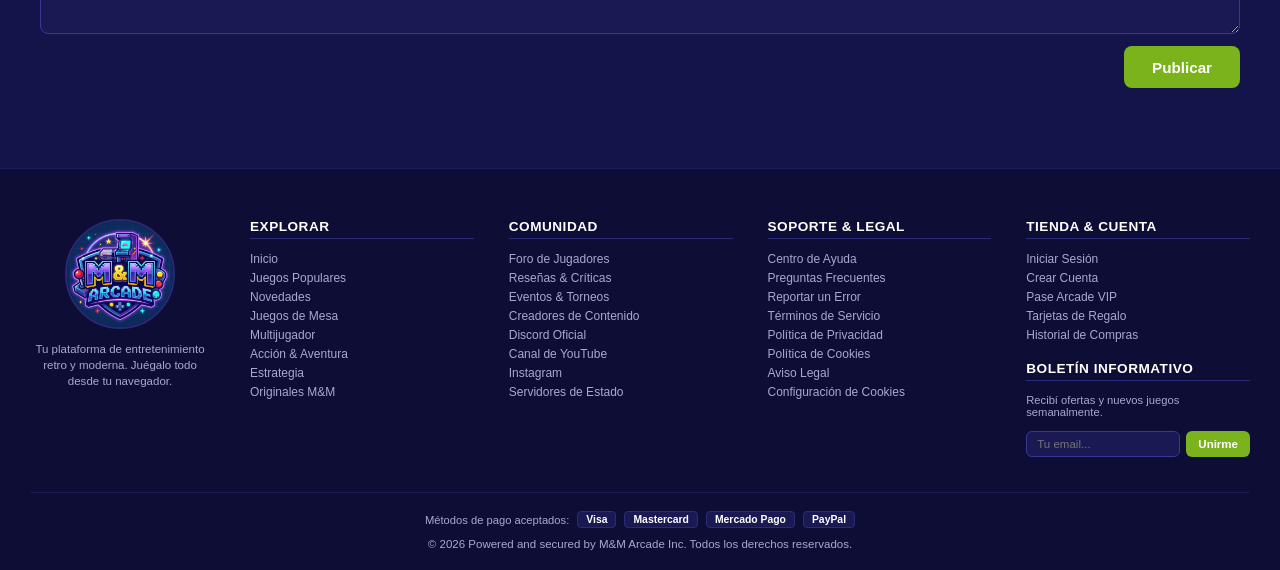
<file: TP2/superman.html>
<!DOCTYPE html>
<html lang="es">
<head>
  <meta charset="UTF-8">
  <meta name="viewport" content="width=device-width, initial-scale=1.0">
  <title>Superman vs Espejo — M&M Arcade</title>
  <link rel="stylesheet" href="css/styles.css">
  <link rel="stylesheet" href="css/juego.css">
  <link rel="stylesheet" href="css/superman.css">
</head>

<body>

<!-- =========================================================
     Navegación Superior (Navbar)
     ========================================================= -->
<header class="navbar">
  <div class="navbar-container">
    
    <!-- Botón de Menú Hamburguesa + logo -->
    <div class="nav-left">
      <button id="btnOpenMenu" class="icon-btn" aria-label="Abrir menú">
        <img src="Assets/Iconos/Menu.png" alt="Menú" class="hamburger-icon-img">
      </button>
      <div class="brand-logo">
        <a href="index.html" class="logo-link">
          <span class="logo-text">
            <span class="logo-mm">M&M</span>
            <span class="logo-arcade">ARCADE</span>
          </span>
        </a>
      </div>
    </div>

    <!-- Barra de Búsqueda -->
    <div class="nav-center">
      <div class="search-box">
        <img src="Assets/Iconos/Search.png" alt="Buscar" class="search-icon-img">
        <input type="text" placeholder="Buscar juegos..." class="search-input">
      </div>
    </div>

    <!-- Botón Perfil de Usuario con Avatar -->
    <div class="nav-right">
      <button id="btnOpenUserMenu" class="user-avatar-btn">
        <img src="Assets/Iconos/Avatar.png" alt="Perfil de usuario" class="user-avatar-img">
      </button>
    </div>

  </div>
</header>


<!-- =========================================================
     Menú Desplegable Lateral (Navegación Principal)
     ========================================================= -->
<aside id="sideMenu" class="side-menu">
  <div class="side-menu-header">
    <div class="side-menu-brand">
      <img src="Assets/LogoChico.jpeg" alt="M&M Games" class="mini-logo-img">
      <span class="side-menu-title">Games</span>
    </div>
    <button id="btnCloseMenu" class="close-btn" aria-label="Cerrar menú">✕</button>
  </div>

  <nav class="side-menu-nav">
    <ul>
      <li><a href="index.html"><img src="Assets/Iconos/home.png" alt="Inicio" class="menu-icon-img">Inicio</a></li>
      <li><a href="#"><img src="Assets/Iconos/recientes.png" alt="Recientes" class="menu-icon-img">Recientes</a></li>
      <li><a href="#"><img src="Assets/Iconos/nuevos.png" alt="Nuevos" class="menu-icon-img">Nuevos</a></li>
      <li><a href="#"><img src="Assets/Iconos/moda.png" alt="De moda" class="menu-icon-img">De moda</a></li>
      <li><a href="#"><img src="Assets/Iconos/actualizados.png" alt="Actualizados" class="menu-icon-img">Actualizados</a></li>
      <li><a href="#"><img src="Assets/Iconos/multijugador.png" alt="Multijugador" class="menu-icon-img">Multijugador</a></li>
      <li><a href="#"><img src="Assets/Iconos/original.png" alt="Originales" class="menu-icon-img">Originales</a></li>
      <li><a href="#"><img src="Assets/Iconos/pagos.png" alt="Pagos" class="menu-icon-img">Pagos</a></li>
    </ul>

    <hr class="menu-divider">

    <ul class="categories-list">
      <li><a href="#">Aventura</a></li>
      <li><a href="#">Disparos</a></li>
      <li><a href="#">Autos</a></li>
      <li><a href="#">Juegos de rol</a></li>
      <li><a href="#">Moda</a></li>
      <li><a href="#">Cartas</a></li>
      <li><a href="#">Click</a></li>
      <li><a href="#">Cartas</a></li>
    </ul>
  </nav>
</aside>


<!-- =========================================================
     Menú Desplegable del Perfil de Usuario (Derecha)
     ========================================================= -->
<div id="userMenu" class="user-popover">
  <div class="user-popover-arrow"></div>
  <div class="user-popover-header">
    <span class="user-name">Nombre del usuario</span>
    <button id="btnCloseUserMenu" class="close-btn-sm" aria-label="Cerrar menú usuario">✕</button>
  </div>

  <ul class="user-menu-list">
    <li><a href="#"><img src="Assets/Iconos/perfil.png" alt="Mi Perfil" class="menu-icon-img">Mi Perfil</a></li>
    <li><a href="#"><img src="Assets/Iconos/favorito.png" alt="Favoritos" class="menu-icon-img">Favoritos</a></li>
    <li><a href="#"><img src="Assets/Iconos/compras.png" alt="Mis Compras" class="menu-icon-img">Mis Compras</a></li>
    <li><a href="#"><img src="Assets/Iconos/config.png" alt="Configuración" class="menu-icon-img">Configuración</a></li>
    <li><a href="#"><img src="Assets/Iconos/carrito.png" alt="Carrito" class="menu-icon-img">Carrito</a></li>
    <li><a href="#"><img src="Assets/Iconos/dark.png" alt="Dark Mode" class="menu-icon-img">Dark Mode</a></li>
    <li><a href="#"><img src="Assets/Iconos/soporte.png" alt="Ayuda Soporte" class="menu-icon-img">Ayuda Soporte</a></li>
    <li><a href="login.html"><img src="Assets/Iconos/logout.png" alt="Cerrar Sesión" class="menu-icon-img">Cerrar Sesión</a></li>
  </ul>
</div>

<!-- Capa oscura para cerrar menús al tocar afuera -->
<div id="backdropOverlay" class="backdrop-overlay"></div>

  <!-- =========================================================
       Contenido Principal — Página de detalle del juego
       ========================================================= -->
  <main class="main-content game-page">

    <nav class="game-breadcrumb">
      <a href="index.html">Juegos de Aventura </a> / <span class="current"> Superman vs Espejo </span>
    </nav>

    <!-- =========================================================
         1) ESCENARIO DEL JUEGO DOM (1470 x 650 proporcional)
         ========================================================= -->
    <div class="game-stage">
      <div class="game-media" id="gameMedia">
        
        <!-- Contenedor principal del juego -->
        <div id="escenarioJuego" class="escenario-juego">

          <!-- PARALLAX: 5 Capas con distinta profundidad (z-index) -->
          <!-- Capa 1: Cielo lejano (z-index: 1) -->
          <div id="capaCielo" class="capa-parallax capa-cielo"></div>
          <!-- Capa 2: Ciudad de Metrópolis lejana (z-index: 2) -->
          <div id="capaCiudad" class="capa-parallax capa-ciudad"></div>
          <!-- Capa 3: Nubes flotando (z-index: 3) -->
          <div id="capaNubes" class="capa-parallax capa-nubes"></div>
          <!-- Capa 4: Calle / Asfalto (z-index: 4) -->
          <div id="capaCalle" class="capa-parallax capa-calle"></div>
          <!-- Capa 5: Tránsito de autos sobre la calle (z-index: 5) -->
          <div id="capaAutos" class="capa-autos"></div>

          <!-- Capas dinámicas de obstáculos e ítems (z-index: 6 y 7) -->
          <div id="capaEdificios" class="capa-entidades"></div>
          <div id="capaItems" class="capa-entidades"></div>

          <!-- Personaje: Contenedor exterior (posición/rotación JS) + Sprite interior (keyframes CSS) -->
          <div id="supermanBox" class="superman-box">
            <div id="supermanSprite" class="superman-sprite"></div>
          </div>

          <!-- HUD Superior Izquierdo: 3 Vidas + Puntaje -->
          <div id="hudSuperman" class="hud-superman">
            <div id="hudVidas" class="hud-vidas" title="Vidas restantes">
              <img src="Assets/superman/vida.png" alt="Vida" class="icono-vida">
              <img src="Assets/superman/vida.png" alt="Vida" class="icono-vida">
              <img src="Assets/superman/vida.png" alt="Vida" class="icono-vida">
            </div>
            <div class="hud-puntaje">
              <span>Puntos:</span>
              <strong id="hudPuntos">0</strong>
            </div>
            <div class="hud-puntaje">
              <span>Puntaje anterior</span>
              <strong id="finalRecord">0</strong>
            </div>
          </div>

          <!-- Overlay Inicial: Transparente para ver volar a Superman, con botón verde "Jugar" -->
          <div id="startOverlay" class="superman-overlay start-overlay">
            <button id="btnJugar" class="btn-jugar-verde">Jugar</button>
          </div>

          <!-- Overlay Fin de Juego (Game Over) -->
          <div id="gameOverOverlay" class="superman-overlay gameover-overlay hidden">
            <div class="gameover-card">
              <h2 class="gameover-title">¡El villano Espejo te ha vencido!</h2>
              <p class="gameover-score">Puntaje final: <strong id="finalPuntos">0</strong></p>
              <button id="btnReiniciar" class="btn-jugar-verde">Volver a Jugar</button>
            </div>
          </div>

        </div>

      </div>
    </div>

    <!-- =========================================================
         2) SECCIÓN INFERIOR — Compartir + Galería Unificada
         ========================================================= -->
    <section class="game-bottom-section">

      <!-- Compartir en Redes -->
      <div class="game-share-row">
        <span class="game-share-label">Compartir en Redes</span>
        <div class="social-icons">
          <a href="#" class="social-icon-btn" aria-label="Compartir en Facebook">
            <svg width="16" height="16" viewBox="0 0 24 24"><path d="M22 12a10 10 0 1 0-11.6 9.9v-7H7.9V12h2.5V9.8c0-2.5 1.5-3.9 3.8-3.9 1.1 0 2.2.2 2.2.2v2.4h-1.2c-1.2 0-1.6.8-1.6 1.6V12h2.8l-.4 2.9h-2.4v7A10 10 0 0 0 22 12z"/></svg>
          </a>
          <a href="#" class="social-icon-btn" aria-label="Compartir en X">
            <svg width="16" height="16" viewBox="0 0 24 24"><path d="M18.9 3H21l-6.6 7.6L22 21h-6.1l-4.8-6.3L5.6 21H3.4l7-8L2 3h6.2l4.3 5.8L18.9 3zM17.8 19h1.2L7.3 4.9H6l11.8 14.1z"/></svg>
          </a>
          <a href="#" class="social-icon-btn" aria-label="Compartir en Instagram">
            <svg width="16" height="16" viewBox="0 0 24 24"><path d="M12 8.8a3.2 3.2 0 1 0 0 6.4 3.2 3.2 0 0 0 0-6.4zM12 2c-2.7 0-3.1 0-4.1.1-1.1.1-1.9.2-2.5.5-.7.3-1.3.6-1.9 1.2-.6.6-.9 1.2-1.2 1.9-.3.6-.4 1.4-.5 2.5C2 9.2 2 9.6 2 12s0 2.8.1 3.8c.1 1.1.2 1.9.5 2.5.3.7.6 1.3 1.2 1.9.6.6 1.2.9 1.9 1.2.6.3 1.4.4 2.5.5 1 .1 1.4.1 4.1.1s3.1 0 4.1-.1c1.1-.1 1.9-.2 2.5-.5.7-.3 1.3-.6 1.9-1.2.6-.6.9-1.2 1.2-1.9.3-.6.4-1.4.5-2.5.1-1 .1-1.4.1-4.1s0-2.8-.1-3.8c-.1-1.1-.2-1.9-.5-2.5-.3-.7-.6-1.3-1.2-1.9-.6-.6-1.2-.9-1.9-1.2-.6-.3-1.4-.4-2.5-.5C15.1 2 14.7 2 12 2zm0 1.8c2.6 0 2.9 0 4 .1.9.1 1.5.2 1.9.4.5.2.8.4 1.1.7.3.3.5.6.7 1.1.2.4.3 1 .4 1.9.1 1.1.1 1.4.1 4s0 2.9-.1 4c-.1.9-.2 1.5-.4 1.9-.2.5-.4.8-.7 1.1-.3.3-.6.5-1.1.7-.4.2-1 .3-1.9.4-1.1.1-1.4.1-4 .1s-2.9 0-4-.1c-.9-.1-1.5-.2-1.9-.4-.5-.2-.8-.4-1.1-.7-.3-.3-.5-.6-.7-1.1-.2-.4-.3-1-.4-1.9-.1-1.1-.1-1.4-.1-4s0-2.9.1-4c.1-.9.2-1.5.4-1.9.2-.5.4-.8.7-1.1.3-.3.6-.5 1.1-.7.4-.2 1-.3 1.9-.4 1.1-.1 1.4-.1 4-.1z"/></svg>
          </a>
        </div>
      </div>

      <!-- Fila Unificada: Galería con Video integrado -->
      <div class="game-gallery-video-row">
        <div class="game-gallery">
          <h3 class="game-thumbnails-title">Imágenes y Video del juego</h3>
          <div class="game-thumbnails" id="gameThumbnails">
            <!-- Capturas del juego -->
            <div class="game-thumb"><img src="Assets/superman/supermangp1.png" alt="Captura 1"></div>
            <div class="game-thumb"><img src="Assets/superman/supermangp2.png" alt="Captura 2"></div>
            <div class="game-thumb"><img src="Assets/superman/supermangp3.png" alt="Captura 3"></div>
            <div class="game-thumb"><img src="Assets/superman/supermangp4.png" alt="Captura 4"></div>
            <div class="game-thumb"><img src="Assets/superman/supermangp5.png" alt="Captura 5"></div>
          </div>
        </div>
      </div>
    </section>

    <!-- =========================================================
         Descripción del juego + Ayuda + Comentarios
         ========================================================= -->
    <div class="game-detail-grid">

      <div class="game-detail-main">

        <div class="game-description">
          <h3>¡Surcá los cielos de Metrópolis y derrotá al villano Espejo!</h3>
          <p>El villano Espejo ha distorsionado la gravedad de Metrópolis, invirtiendo rascacielos desde el cielo para bloquear el paso de Superman. Poné a prueba tus reflejos esquivando los edificios espejados, recolectando energía vital y evitando los fragmentos de kriptonita que cruzan la ciudad.</p>

          <h3>¿Cómo jugar?</h3>
          <p>Presioná la <strong>Barra Espaciadora</strong>, la <strong>Flecha Arriba</strong> o hacé <strong>Clic izquierdo</strong> dentro de la pantalla para darle impulso de vuelo a Superman y mantenerlo en el aire. Atravesá el espacio entre los edificios inferiores y los edificios espejados superiores para sumar <strong>+1 punto</strong> por cada par superado.</p>
          <p>Comenzás con <strong>3 vidas</strong>: chocar contra un edificio o contra un meteorito de kriptonita verde te restará <strong>1 vida</strong>, mientras que atrapar los <strong>corazones flotantes</strong> te permitirá recuperar <strong>1 vida</strong> (o sumar puntos extra si ya tenés la salud al máximo). ¡Cuidado, a medida que avanzás la ciudad acelera y el espacio entre edificios se vuelve cada vez más estrecho!</p>
        </div>

        <div class="game-comments">
          <h2 class="section-title">Lo que piensa la gente</h2>
        
          <!-- Comentario 1 -->
          <div class="comment-item">
            <img src="Assets/Iconos/AvatarComentarios.png" alt="Avatar Usuario" class="comment-avatar">
            <div class="comment-body">
              <div class="comment-header">
                <span class="comment-username">MetropolisHero_99</span>
                <span class="comment-date">- Hace 2 horas</span>
              </div>
              <div class="comment-box">
                ¡Muy buena la idea de los edificios invertidos por el villano Espejo! Cuando empieza a acelerar se pone re intenso.
              </div>
              <div class="comment-actions">
                <button type="button" class="action-btn like-btn">
                  <svg viewBox="0 0 24 24" width="14" height="14"><path fill="currentColor" d="M1 21h4V9H1v12zm22-11c0-1.1-.9-2-2-2h-6.31l.95-4.57.03-.32c0-.41-.17-.79-.44-1.06L14.17 1 7.58 7.59C7.22 7.95 7 8.45 7 9v10c0 1.1.9 2 2 2h9c.83 0 1.54-.5 1.84-1.22l3.02-7.05c.09-.23.14-.47.14-.73v-2z"/></svg>
                  <span>12</span>
                </button>
                <button type="button" class="action-btn dislike-btn">
                  <svg viewBox="0 0 24 24" width="14" height="14"><path fill="currentColor" d="M15 3H6c-.83 0-1.54.5-1.84 1.22l-3.02 7.05c-.09.23-.14.47-.14.73v2c0 1.1.9 2 2 2h6.31l-.95 4.57-.03.32c0 .41.17.79.44 1.06L9.83 23l6.59-6.59c.36-.36.58-.86.58-1.41V5c0-1.1-.9-2-2-2zm4 0v12h4V3h-4z"/></svg>
                  <span>0</span>
                </button>
              </div>
            </div>
          </div>
        
          <!-- Comentario 2 -->
          <div class="comment-item">
            <img src="Assets/Iconos/AvatarComentarios.png" alt="Avatar Usuario" class="comment-avatar">
            <div class="comment-body">
              <div class="comment-header">
                <span class="comment-username">PixelKnight</span>
                <span class="comment-date">- Ayer, 18:45</span>
              </div>
              <div class="comment-box">
                Los corazones me salvaron la partida más de una vez cuando venía esquivando kriptonita. 10/10.
              </div>
              <div class="comment-actions">
                <button type="button" class="action-btn like-btn">
                  <svg viewBox="0 0 24 24" width="14" height="14"><path fill="currentColor" d="M1 21h4V9H1v12zm22-11c0-1.1-.9-2-2-2h-6.31l.95-4.57.03-.32c0-.41-.17-.79-.44-1.06L14.17 1 7.58 7.59C7.22 7.95 7 8.45 7 9v10c0 1.1.9 2 2 2h9c.83 0 1.54-.5 1.84-1.22l3.02-7.05c.09-.23.14-.47.14-.73v-2z"/></svg>
                  <span>8</span>
                </button>
                <button type="button" class="action-btn dislike-btn">
                  <svg viewBox="0 0 24 24" width="14" height="14"><path fill="currentColor" d="M15 3H6c-.83 0-1.54.5-1.84 1.22l-3.02 7.05c-.09.23-.14.47-.14.73v2c0 1.1.9 2 2 2h6.31l-.95 4.57-.03.32c0 .41.17.79.44 1.06L9.83 23l6.59-6.59c.36-.36.58-.86.58-1.41V5c0-1.1-.9-2-2-2zm4 0v12h4V3h-4z"/></svg>
                  <span>1</span>
                </button>
              </div>
            </div>
          </div>
        
          <!-- Formulario para publicar -->
          <form class="comment-form" id="commentForm">
            <textarea placeholder="Comentá qué te pareció..." rows="3" required></textarea>
            <button type="submit" class="btn-primary-play btn-publicar" id="btnPublicar">
              <span class="btn-text">Publicar</span>
              <svg class="mail-icon" width="22" height="22" viewBox="0 0 24 24">
                <path fill="currentColor" d="M2.01 21L23 12 2.01 3 2 10l15 2-15 2z"/>
              </svg>
            </button>
          </form>
        </div>
      </div>
    </div>
  </main>

  <!-- =========================================================
       Pie de Página Extendido (Fat Footer)
       ========================================================= -->
  <footer class="fat-footer">
    <div class="footer-container">
      
      <!-- Columna Logo + Resumen del sitio -->
      <div class="footer-brand-col">
        <div class="footer-logo-placeholder">
          <img src="Assets/LogoGrande.jpeg" alt="M&M Arcade Logo" class="footer-logo-img">
        </div>
        <p class="footer-brand-desc">Tu plataforma de entretenimiento retro y moderna. Juégalo todo desde tu navegador.</p>
      </div>
  
      <!-- Grilla de Enlaces Ampliada (4 Columnas) -->
      <div class="footer-links-grid">
        
        <!-- Columna 1: Explorar -->
        <div class="footer-col">
          <h4>Explorar</h4>
          <a href="index.html">Inicio</a>
          <a href="#">Juegos Populares</a>
          <a href="#">Novedades</a>
          <a href="#">Juegos de Mesa</a>
          <a href="#">Multijugador</a>
          <a href="#">Acción & Aventura</a>
          <a href="#">Estrategia</a>
          <a href="#">Originales M&M</a>
        </div>
  
        <!-- Columna 2: Comunidad & Social -->
        <div class="footer-col">
          <h4>Comunidad</h4>
          <a href="#">Foro de Jugadores</a>
          <a href="#">Reseñas & Críticas</a>
          <a href="#">Eventos & Torneos</a>
          <a href="#">Creadores de Contenido</a>
          <a href="#">Discord Oficial</a>
          <a href="#">Canal de YouTube</a>
          <a href="#">Instagram</a>
          <a href="#">Servidores de Estado</a>
        </div>
  
        <!-- Columna 3: Soporte & Legales -->
        <div class="footer-col">
          <h4>Soporte & Legal</h4>
          <a href="#">Centro de Ayuda</a>
          <a href="#">Preguntas Frecuentes</a>
          <a href="#">Reportar un Error</a>
          <a href="#">Términos de Servicio</a>
          <a href="#">Política de Privacidad</a>
          <a href="#">Política de Cookies</a>
          <a href="#">Aviso Legal</a>
          <a href="#">Configuración de Cookies</a>
        </div>
  
        <!-- Columna 4: Tienda & Newsletter -->
        <div class="footer-col footer-col-newsletter">
          <h4>Tienda & Cuenta</h4>
          <a href="login.html">Iniciar Sesión</a>
          <a href="register.html">Crear Cuenta</a>
          <a href="#">Pase Arcade VIP</a>
          <a href="#">Tarjetas de Regalo</a>
          <a href="#">Historial de Compras</a>
          
          <h4 style="margin-top: 14px;">Boletín Informativo</h4>
          <p class="newsletter-desc">Recibí ofertas y nuevos juegos semanalmente.</p>
          <form class="footer-newsletter-form" onsubmit="event.preventDefault();">
            <input type="email" placeholder="Tu email..." required>
            <button type="submit">Unirme</button>
          </form>
        </div>
  
      </div>
  
    </div>
  
    <!-- Sección inferior: Medios de pago y Copyright -->
    <div class="footer-bottom">
      <div class="footer-payments">
        <span>Métodos de pago aceptados:</span>
        <span class="payment-badge">Visa</span>
        <span class="payment-badge">Mastercard</span>
        <span class="payment-badge">Mercado Pago</span>
        <span class="payment-badge">PayPal</span>
      </div>
      <p>© 2026 Powered and secured by M&M Arcade Inc. Todos los derechos reservados.</p>
    </div>
  </footer>

  <!-- JS común a todo el sitio -->
  <script src="js/script.js"></script>
  <script src="js/juego.js"></script>
  <!-- Modelos, Vista y Controlador de Superman vs Espejo -->
  <script src="js/superman/model/Superman.js"></script>
  <script src="js/superman/model/ParEdificios.js"></script>
  <script src="js/superman/model/ItemAnimado.js"></script>
  <script src="js/superman/model/Spawner.js"></script>
  <script src="js/superman/model/JuegoModel.js"></script>
  <script src="js/superman/view/JuegoView.js"></script>
  <script src="js/superman/controller/SupermanController.js"></script>
</body>
</html>
</file>
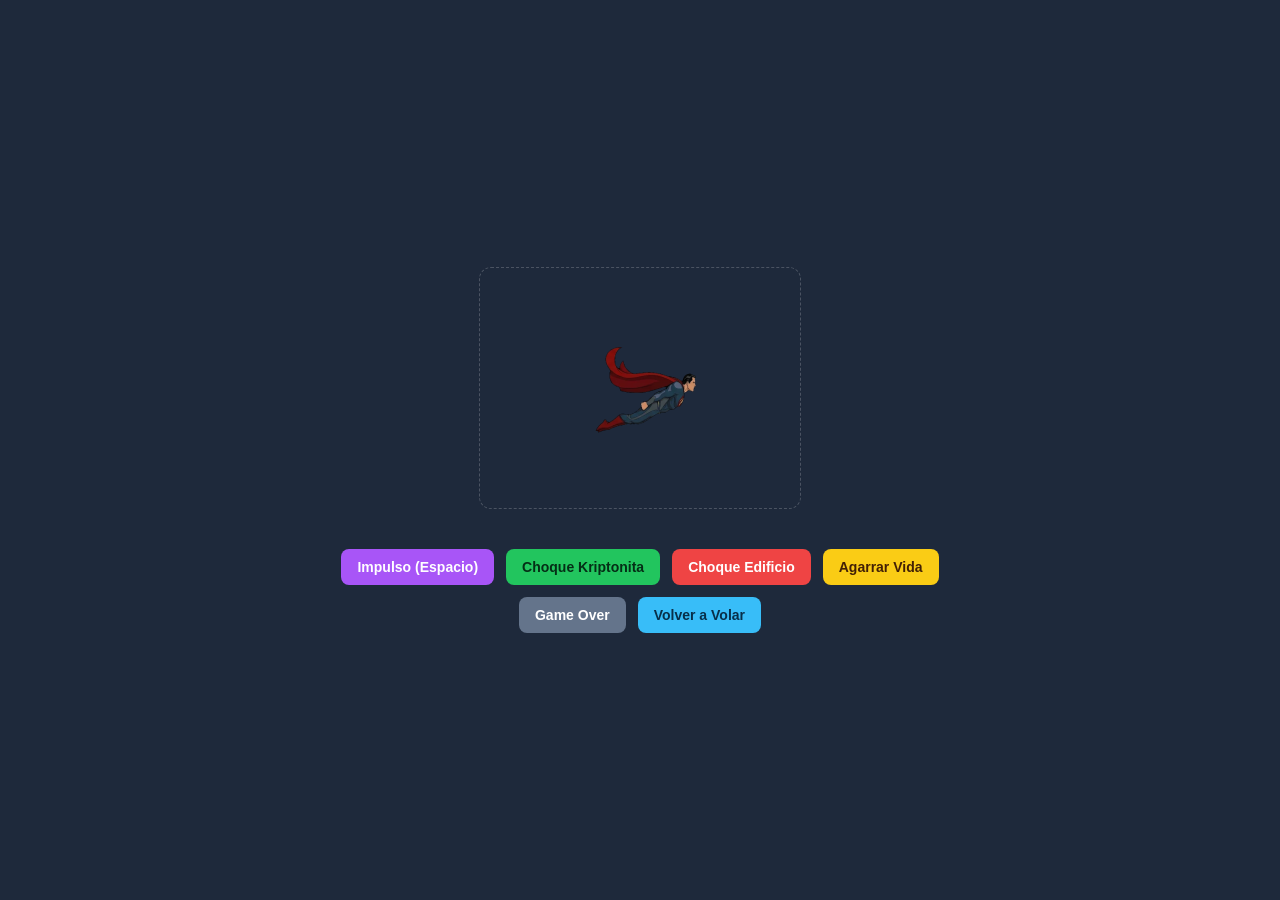
<file: TP2/test.html>
<!DOCTYPE html>
<html lang="es">
<head>
  <meta charset="UTF-8">
  <title>Prueba Spritesheets</title>
  <style>
    body {
      background: #1e293b;
      display: flex;
      flex-direction: column;
      justify-content: center;
      align-items: center;
      gap: 40px;
      height: 100vh;
      margin: 0;
      font-family: system-ui, sans-serif;
    }

    .escenario {
      width: 320px;
      height: 240px;
      display: flex;
      justify-content: center;
      align-items: center;
      border: 1px dashed rgba(255, 255, 255, 0.2);
      border-radius: 12px;
      overflow: hidden;
    }

    .superman {
      width: 120px;  
      height: 90px;
      background-image: url('/TP2/Assets/superman/volando.png');
      background-repeat: no-repeat;
      background-size: 600px 90px;
      animation: volar 0.65s steps(5) infinite;
    }

    .superman.impulso {
      animation: 
        volar 0.65s steps(5) infinite,
        cabeceo-impulso 0.45s ease-out;
    }

    .superman.chocado {
      animation: 
        volar 0.65s steps(5) infinite,
        titilar-dano 0.15s steps(2) infinite;
    }

    .superman.chocado-edificio {
      animation: 
        volar 0.65s steps(5) infinite,
        golpe-edificio 1.1s ease-in-out;
    }

    .superman.curado {
      animation: 
        volar 0.65s steps(5) infinite,
        curar-brillo 0.4s ease-in-out 3;
    }

    .superman.muerto {
      animation: 
        volar 0.65s steps(5) infinite,
        caer-derrotado 1.2s ease-in forwards; 
    }

    .corazon {
      width: 100px;
      height: 90px;
      background-image: url('/TP2/Assets/superman/corazon.png'); 
      background-repeat: no-repeat;
      background-size: 600px 90px;
      image-rendering: pixelated;
      animation: 
        girar-corazon 0.6s steps(6) infinite,
        flotar-corazon 1s ease-in-out infinite alternate;
    }

    .meteorito {
      width: 120px;  
      height: 90px;
      background-image: url('/TP2/Assets/superman/meteoritoverde.png');
      background-repeat: no-repeat;
      background-size: 600px 90px;
      animation: volar 0.65s steps(5) infinite;
    }

    .meteorito2 {
      width: 150px;  
      height: 90px;
      background-image: url('/TP2/Assets/superman/meteorito.png');
      background-repeat: no-repeat;
      background-size: 600px 90px;
      animation: volar 0.65s steps(4) infinite;
    }

    /* Botonera de pruebas */
    .controles {
      display: flex;
      flex-wrap: wrap;
      justify-content: center;
      gap: 12px;
      max-width: 600px;
    }

    button {
      padding: 10px 16px;
      font-size: 14px;
      font-weight: 600;
      border: none;
      border-radius: 8px;
      cursor: pointer;
      transition: transform 0.1s;
    }

    button:active { transform: scale(0.96); }

    .btn-impulso    { background: #a855f7; color: white; }
    .btn-kriptonita { background: #22c55e; color: #052e16; }
    .btn-edificio   { background: #ef4444; color: white; }
    .btn-vida       { background: #facc15; color: #422006; }
    .btn-gameover   { background: #64748b; color: white; }
    .btn-reset      { background: #38bdf8; color: #082f49; }

    /* Keyframes */
    @keyframes volar {
      0% { background-position: 0px 0px; }
      100% { background-position: -600px 0px; }
    }

    @keyframes cabeceo-impulso {
      0% {
        transform: translateY(0px) rotate(0deg);
      }
      35% {
        transform: translateY(-15px) rotate(-15deg);
      }
      100% {
        transform: translateY(0px) rotate(0deg);
      }
    }

    @keyframes titilar-dano {
      0% {
        opacity: 1;
        filter: none;
      }
      50% {
        opacity: 0.25;
        filter: hue-rotate(95deg) saturate(2.5) brightness(1.3);
      }
    }

    @keyframes girar-corazon {
      0% { background-position: 0px 0px; }
      100% { background-position: -600px 0px; }
    }

    @keyframes flotar-corazon {
      0% { transform: translateY(0px); }
      100% { transform: translateY(-14px); }
    }

    @keyframes curar-brillo {
      0% {
        transform: scale(1);
        filter: brightness(1);
      }
      50% {
        transform: scale(1.1);
        filter: brightness(1.8) drop-shadow(0 0 10px #facc15);
      }
      100% {
        transform: scale(1);
        filter: brightness(1);
      }
    }

    @keyframes caer-derrotado {
      0% {
        transform: translateY(0px) rotate(0deg);
        filter: none;
        opacity: 1;
      }
      25% {
        transform: translateY(-25px) rotate(-20deg);
        filter: grayscale(0.8) brightness(0.8);
        opacity: 1;
      }
      100% {
        transform: translateY(250px) rotate(85deg);
        filter: grayscale(1) brightness(0.6);
        opacity: 0;
      }
    }

    @keyframes golpe-edificio {
      0% {
        transform: translate(0, 0) rotate(0deg);
        filter: none;
      }
      15% {
        transform: translate(-15px, -6px) rotate(-18deg);
        filter: brightness(2.5);
      }
      35% {
        transform: translate(8px, 5px) rotate(12deg);
        filter: sepia(1) hue-rotate(-50deg) saturate(5) brightness(1.2);
      }
      55% {
        transform: translate(-10px, -4px) rotate(-12deg);
        filter: brightness(2.2);
      }
      75% {
        transform: translate(5px, 3px) rotate(6deg);
        filter: sepia(1) hue-rotate(-50deg) saturate(5) brightness(1.2);
      }
      90% {
        transform: translate(-3px, -1px) rotate(-3deg);
        filter: sepia(1) hue-rotate(-50deg) saturate(3) brightness(1.1);
      }
      100% {
        transform: translate(0, 0) rotate(0deg);
        filter: none;
      }
    }
  </style>
</head>
<body>

  <div class="escenario">
    <div id="superman" class="superman"></div>
  </div>

  <div class="controles">
    <button class="btn-impulso" onclick="activarAnimacion('impulso', 450)">Impulso (Espacio)</button>
    <button class="btn-kriptonita" onclick="activarAnimacion('chocado', 1200)">Choque Kriptonita</button>
    <button class="btn-edificio" onclick="activarAnimacion('chocado-edificio', 1100)">Choque Edificio</button>
    <button class="btn-vida" onclick="activarAnimacion('curado', 1600)">Agarrar Vida</button>
    <button class="btn-gameover" onclick="activarGameOver()">Game Over</button>
    <button class="btn-reset" onclick="resetearVuelo()">Volver a Volar</button>
  </div>

  <script>
    const superman = document.getElementById('superman');
    let temporizador = null;

    function limpiarEstados() {
      clearTimeout(temporizador);
      superman.classList.remove('impulso', 'chocado', 'chocado-edificio', 'curado', 'muerto');
      void superman.offsetWidth;
    }

    function activarAnimacion(clase, duracionMs) {
      limpiarEstados();
      superman.classList.add(clase);

      temporizador = setTimeout(() => {
        superman.classList.remove(clase);
      }, duracionMs);
    }

    function activarGameOver() {
      limpiarEstados();
      superman.classList.add('muerto');
    }

    function resetearVuelo() {
      limpiarEstados();
    }

    document.addEventListener('keydown', (e) => {
      if (e.code === 'Space') {
        e.preventDefault();
        activarAnimacion('impulso', 450);
      }
    });
  </script>

</body>
</html>
</file>
<file: css/styles.css>
/* =========================================================
   1. RESET GENERAL Y VARIABLES DE COLOR
   ========================================================= */
   * {
    margin: 0;
    padding: 0;
    box-sizing: border-box;
  }
  
  :root {
    --bg-main: #14134a;          /* Azul oscuro de fondo general */
    --bg-header: #0e0d36;        /* Azul aún más oscuro para el header */
    --bg-card: #2b2875;          /* Púrpura/Azul para las tarjetas por defecto */
    --primary-green: #7bb31c;     /* Verde para el botón 'A Jugar' y badge 'Pago' */
    --primary-green-hover: #93d424; /* Verde más claro al hacer hover */
    --text-white: #ffffff;
    --text-muted: #a9a8d1;
    --navbar-height: 64px;       /* Alto real del navbar sticky */
  }
  
  body {
    font-family: Arial, Helvetica, sans-serif;
    background-color: var(--bg-main);
    color: var(--text-white);
    overflow-x: hidden;
  }
  
  /* =========================================================
     2. NAVBAR SUPERIOR (UNIFORME, LOGO M&M ARCADE E ÍCONOS)
     ========================================================= */
  .navbar {
    background-color: var(--bg-header);
    position: sticky;
    top: 0;
    z-index: 100;
    border-bottom: 1px solid #1f1d5e;
    height: 64px;
    display: flex;
    align-items: center;
  }
  
  .navbar-container {
    display: grid;
    grid-template-columns: 1fr 2fr 1fr;
    align-items: center;
    width: 100%;
    max-width: 100%;
    padding: 0 40px;
  }
  
  .nav-left {
    display: flex;
    align-items: center;
    gap: 16px;
  }
  
  .nav-center {
    display: flex;
    justify-content: center;
  }
  
  .nav-right {
    display: flex;
    justify-content: flex-end;
  }
  
  .icon-btn {
    background: none;
    border: none;
    cursor: pointer;
    padding: 4px;
    display: flex;
    align-items: center;
    justify-content: center;
    transition: transform 0.2s ease, filter 0.2s ease;
  }
  
  .hamburger-icon-img {
    width: 26px;
    height: 26px;
    object-fit: contain;
    display: block;
    filter: drop-shadow(0 0 5px rgba(0, 204, 255, 0.8));
    transition: transform 0.2s ease, filter 0.2s ease;
  }
  
  .icon-btn:hover {
    transform: scale(1.12);
  }
  
  .icon-btn:hover .hamburger-icon-img {
    transform: scale(1.12);
    filter: drop-shadow(0 0 10px rgba(0, 204, 255, 1));
  }
  
  .logo-link {
    display: flex;
    align-items: center;
    gap: 10px;
    text-decoration: none;
  }
  
  .logo-img {
    max-height: 35px;
    width: auto;
    display: block;
    object-fit: contain;
  }
  
  .logo-text {
    font-family: 'Arial Black', Gadget, sans-serif;
    font-weight: 900;
    font-size: 1.25rem;
    letter-spacing: 1px;
    display: flex;
    align-items: center;
    gap: 6px;
    user-select: none;
  }
  
  .logo-mm {
    color: #00a2ff;
    -webkit-text-stroke: 1.5px #ffe600;
    text-shadow: 0 0 6px rgba(255, 230, 0, 0.4);
  }
  
  .logo-arcade {
    color: #8b3dff;
    font-size: 1.15rem;
    -webkit-text-stroke: 1.2px #00e1ff;
    text-shadow: 0 0 8px rgba(0, 225, 255, 0.5);
  }
  
  .search-box {
    width: 100%;
    max-width: 500px;
    position: relative;
    display: flex;
    align-items: center;
  }
  
  .search-icon-img {
    position: absolute;
    left: 14px;
    width: 18px;
    height: 18px;
    object-fit: contain;
    filter: brightness(0) invert(1) drop-shadow(0 0 4px rgba(0, 204, 255, 0.6));
    opacity: 0.9;
  }
  
  .search-input {
    width: 100%;
    background-color: #1a1954;
    border: 1px solid #3b3795;
    border-radius: 20px;
    padding: 8px 16px 8px 38px;
    color: white;
    outline: none;
  }
  
/* =========================================================
   ANIMACIÓN AVATAR: GIRO ESTILO FICHA DE ARCADE
   ========================================================= */

   .user-avatar-btn {
    position: relative;
    background: transparent;
    border: none;
    cursor: pointer;
    padding: 0;
    display: flex;
    align-items: center;
    justify-content: center;
    perspective: 600px; /* PERMITE EL EFECTO 3D DE GIRO */
  }
  
  .user-avatar-img {
    width: 40px;
    height: 40px;
    border-radius: 50%;
    object-fit: cover;
    border: 2px solid #00ccff;
    transition: box-shadow 0.3s ease, border-color 0.3s ease;
  }
  
  /* EFECTO HOVER: BRILLO CELESTE ARCADE */
  .user-avatar-btn:hover .user-avatar-img {
    border-color: var(--primary-green, #7bb31c);
    box-shadow: 0 0 12px rgba(123, 179, 28, 0.7);
    animation: arcadeCoinFlip 0.6s cubic-bezier(0.4, 0, 0.2, 1);
  }
  
  
  /* KEYFRAMES REQUERIDOS: GIRO 3D + SCALE + SKEW */
  @keyframes arcadeCoinFlip {
    0% {
      transform: rotateY(0deg) scale(1) skewY(0deg);
    }
    50% {
      transform: rotateY(180deg) scale(1.18) skewY(-4deg);
      box-shadow: 0 0 20px rgba(0, 204, 255, 0.9);
    }
    80% {
      transform: rotateY(360deg) scale(0.92) skewY(2deg);
    }
    100% {
      transform: rotateY(360deg) scale(1) skewY(0deg);
    }
  }
  
  /* =========================================================
     3. MENÚ DESPLEGABLE LATERAL (IZQUIERDA)
     ========================================================= */
  .side-menu {
    position: fixed;
    top: 0;
    left: -280px;
    width: 260px;
    height: 100vh;
    background-color: var(--bg-header);
    z-index: 200;
    transition: left 0.3s ease-in-out;
    padding: 20px;
    overflow-y: auto;
  }
  
  .side-menu.active {
    left: 0;
  }
  
  .side-menu-header {
    display: flex;
    align-items: center;
    justify-content: space-between;
    margin-bottom: 24px;
  }
  
  .side-menu-brand {
    display: flex;
    align-items: center;
    gap: 10px;
    font-weight: bold;
  }
  
  .mini-logo-img {
    max-height: 24px;
    width: auto;
    object-fit: contain;
  }
  
  .close-btn, .close-btn-sm {
    background: none;
    border: 1px solid #3b3795;
    color: white;
    border-radius: 50%;
    width: 28px;
    height: 28px;
    cursor: pointer;
    transition: border-color 0.2s ease, color 0.2s ease;
  }
  
  .close-btn:hover, .close-btn-sm:hover {
    border-color: #00ccff;
    color: #00ccff;
  }
  
  .side-menu-nav ul {
    list-style: none;
  }
  
  .side-menu-nav li {
    margin-bottom: 12px;
  }
  
  .side-menu-nav a {
    color: var(--text-white);
    text-decoration: none;
    font-size: 0.95rem;
    display: flex;
    align-items: center;
    padding: 6px 0;
    transition: color 0.2s;
  }
  
  .side-menu-nav a:hover {
    color: #00ccff;
  }
  
  .menu-icon-img {
    width: 20px !important;
    height: 20px !important;
    min-width: 20px !important;
    min-height: 20px !important;
    object-fit: contain !important;
    margin-right: 14px;
    flex-shrink: 0;
    display: block;
    filter: brightness(0) invert(1) !important;
    opacity: 0.9;
    transition: filter 0.2s ease, opacity 0.2s ease, transform 0.2s ease;
  }
  
  .side-menu-nav a:hover .menu-icon-img,
  .user-menu-list a:hover .menu-icon-img {
    filter: brightness(0) invert(1) drop-shadow(0 0 5px #00ccff) !important;
    opacity: 1;
    transform: scale(1.1);
  }
  
  .menu-divider {
    border: 0;
    height: 1px;
    background: #2d2b78;
    margin: 18px 0;
  }
  
  .backdrop-overlay {
    position: fixed;
    top: 0;
    left: 0;
    width: 100vw;
    height: 100vh;
    background: rgba(0, 0, 0, 0.5);
    z-index: 150;
    display: none;
  }
  
  .backdrop-overlay.active {
    display: block;
  }
  
  /* =========================================================
     4. MENÚ DESPLEGABLE USUARIO (DERECHA)
     ========================================================= */
  .user-popover {
    position: fixed;
    top: 60px;
    right: -320px;
    width: 260px;
    background-color: var(--bg-header);
    border-radius: 12px;
    padding: 18px;
    z-index: 200;
    box-shadow: 0 8px 24px rgba(0, 0, 0, 0.4);
    transition: right 0.3s ease-in-out;
  }
  
  .user-popover.active {
    right: 20px;
  }
  
  .user-popover-arrow {
    position: absolute;
    top: -8px;
    right: 18px;
    width: 0;
    height: 0;
    border-left: 8px solid transparent;
    border-right: 8px solid transparent;
    border-bottom: 8px solid var(--bg-header);
  }
  
  .user-popover-header {
    display: flex;
    align-items: center;
    gap: 10px;
    margin-bottom: 16px;
    border-bottom: 1px solid #2d2b78;
    padding-bottom: 12px;
  }
  
  .user-avatar-circle {
    width: 30px;
    height: 30px;
    border-radius: 50%;
    background: #3b3795;
    overflow: hidden;
  }
  
  .user-name {
    font-size: 0.9rem;
    font-weight: bold;
    flex: 1;
  }
  
  .user-menu-list {
    list-style: none;
  }
  
  .user-menu-list li {
    margin-bottom: 10px;
  }
  
  .user-menu-list a {
    color: var(--text-white);
    text-decoration: none;
    font-size: 0.88rem;
    display: flex;
    align-items: center;
    padding: 6px 0;
    transition: color 0.2s ease;
  }
  
  .user-menu-list a:hover {
    color: #00ccff;
  }
  
  /* =========================================================
     5. CONTENIDO GENERAL Y FLECHAS DE CARRUSEL
     ========================================================= */
  .main-content {
    width: 100%;
    max-width: 100%;
    padding: 30px 40px;
  }
  
  .carousel-wrapper {
    position: relative;
    display: flex;
    align-items: center;
  }
  
  .carousel-arrow {
    position: absolute;
    top: 50%;
    transform: translateY(-50%);
    z-index: 15;
    width: 42px;
    height: 42px;
    background-color: rgba(14, 13, 54, 0.75);
    border: 1px solid rgba(255, 255, 255, 0.2);
    border-radius: 50%;
    display: flex;
    align-items: center;
    justify-content: center;
    color: white;
    font-size: 1.6rem;
    font-weight: bold;
    cursor: pointer;
    box-shadow: 0 4px 12px rgba(0, 0, 0, 0.5);
    backdrop-filter: blur(4px);
    transition: background-color 0.2s ease, border-color 0.2s ease, transform 0.2s ease, color 0.2s ease;
  }
  
  .left-arrow { left: -20px; }
  .right-arrow { right: -20px; }
  
  .carousel-arrow:hover {
    background-color: var(--bg-header);
    border-color: #00ccff;
    color: #00ccff;
    transform: translateY(-50%) scale(1.08);
  }
  
  /* =========================================================
   6. FAT FOOTER EXTENDIDO
   ========================================================= */
.fat-footer {
  background-color: var(--bg-header);
  padding: 50px 30px 20px;
  margin-top: 50px;
  border-top: 1px solid #1f1d5e;
  width: 100%;
}

.footer-container {
  max-width: 1280px;
  margin: 0 auto;
  display: flex;
  gap: 40px;
  align-items: flex-start;
}

.footer-brand-col {
  width: 180px;
  flex-shrink: 0;
  display: flex;
  flex-direction: column;
  align-items: center;
  text-align: center;
}

.footer-logo-placeholder {
  width: 110px !important;
  height: 110px !important;
  border-radius: 50% !important;
  overflow: hidden !important;
  border: 2px solid #2b2875;
  background-color: #0e0d36;
  display: flex;
  align-items: center;
  justify-content: center;
  margin-bottom: 12px;
}

.footer-logo-placeholder img.footer-logo-img {
  width: 100% !important;
  height: 100% !important;
  object-fit: cover !important;
  display: block !important;
}

.footer-brand-desc {
  font-size: 0.72rem; /* LETRA MÁS CHICA */
  color: var(--text-muted);
  line-height: 1.4;
}

/* Grilla de 4 columnas de enlaces */
.footer-links-grid {
  display: grid;
  grid-template-columns: repeat(4, 1fr);
  gap: 20px 35px;
  flex: 1;
}

.footer-col {
  display: flex;
  flex-direction: column;
  gap: 5px;
}

.footer-col h4 {
  font-size: 0.85rem; /* TÍTULOS DE COLUMNA MÁS COMPACTOS */
  margin-bottom: 8px;
  color: var(--text-white);
  border-bottom: 1px solid #2d2b78;
  padding-bottom: 4px;
  text-transform: uppercase;
  letter-spacing: 0.5px;
}

.footer-col a {
  color: var(--text-muted);
  text-decoration: none;
  font-size: 0.75rem; /* ENLACES CON LETRA MÁS CHICA */
  transition: color 0.2s ease, transform 0.2s ease;
  display: inline-block;
}

.footer-col a:hover {
  color: #00ccff;
  transform: translateX(2px);
}

/* Newsletter dentro de la cuarta columna */
.newsletter-desc {
  font-size: 0.7rem;
  color: var(--text-muted);
  margin-bottom: 8px;
}

.footer-newsletter-form {
  display: flex;
  gap: 6px;
}

.footer-newsletter-form input {
  width: 100%;
  padding: 6px 10px;
  border-radius: 6px;
  border: 1px solid #3b3795;
  background-color: #1a1954;
  color: white;
  font-size: 0.72rem;
  outline: none;
}

.footer-newsletter-form input:focus {
  border-color: #00ccff;
}

.footer-newsletter-form button {
  background-color: var(--primary-green);
  color: white;
  border: none;
  border-radius: 6px;
  padding: 6px 12px;
  font-size: 0.72rem;
  font-weight: bold;
  cursor: pointer;
  transition: background-color 0.2s ease;
}

.footer-newsletter-form button:hover {
  background-color: var(--primary-green-hover);
}

/* Sección inferior con métodos de pago */
.footer-bottom {
  text-align: center;
  margin-top: 35px;
  padding-top: 18px;
  border-top: 1px solid #1a1954;
  font-size: 0.72rem; /* TEXTO INFERIOR MÁS CHICO */
  color: var(--text-muted);
  display: flex;
  flex-direction: column;
  gap: 10px;
  align-items: center;
}

.footer-payments {
  display: flex;
  align-items: center;
  gap: 8px;
  font-size: 0.7rem;
}

.payment-badge {
  background-color: #1a1954;
  border: 1px solid #2d2b78;
  padding: 2px 8px;
  border-radius: 4px;
  color: #ffffff;
  font-size: 0.65rem;
  font-weight: bold;
}
  
  /* =========================================================
     7. PANTALLA DE CARGA (LOADER 5s)
     ========================================================= */
  .loader-screen {
    position: fixed;
    top: 0;
    left: 0;
    width: 100vw;
    height: 100vh;
    background-color: #0e0d36;
    z-index: 9999;
    display: flex;
    align-items: center;
    justify-content: center;
  }
  
  .loader-content {
    display: flex;
    flex-direction: column;
    align-items: center;
    gap: 12px;
    color: white;
    font-family: Arial, sans-serif;
  }
  
  .spinner {
    width: 55px;
    height: 55px;
    border: 5px solid rgba(255, 255, 255, 0.15);
    border-top-color: #00ccff;
    border-radius: 50%;
    animation: spinLoader 0.9s linear infinite;
  }
  
  @keyframes spinLoader {
    to { transform: rotate(360deg); }
  }
  
  .loader-percent {
    font-size: 2.2rem;
    font-weight: bold;
    color: #00ccff;
  }
  
  /* =========================================================
     8. ANIMACIONES GENERALES
     ========================================================= */
  .btn-hover-1 {
    transition: transform 0.3s ease, box-shadow 0.3s ease, background-color 0.3s ease;
  }
  
  .btn-hover-1:hover {
    transform: translateY(-3px) scale(1.05);
    box-shadow: 0 0 18px #7bb31c;
  }
  
  .btn-hover-2 {
    transition: color 0.2s ease, text-shadow 0.2s ease, opacity 0.2s ease;
  }
  
  .btn-hover-2:hover {
    color: #00ccff !important;
    text-shadow: 0 0 12px rgba(0, 204, 255, 0.9), 0 0 20px rgba(0, 204, 255, 0.5);
    opacity: 1;
  }
  
  @media (max-width: 768px) {
    .navbar-container {
      grid-template-columns: auto 1fr auto;
      padding: 10px 16px;
    }
    .search-box { max-width: 180px; }
    
    .footer-container {
      flex-direction: column;
      align-items: center;
    }
    .footer-brand-col {
      width: 100%;
    }
    .footer-links-grid {
      grid-template-columns: repeat(2, 1fr);
      gap: 20px;
      width: 100%;
    }
  }
</file>
<file: css/juego.css>
/* =========================================================
   DETALLE DEL JUEGO
   ========================================================= */
   .main-content.game-page {
    padding-top: 30px;
  }
  
  .game-breadcrumb {
    font-size: 0.85rem;
    color: var(--text-muted);
    margin-bottom: 14px;
  }
  
  .game-breadcrumb a {
    color: var(--text-muted);
    text-decoration: none;
    transition: color 0.2s ease;
  }
  
  .game-breadcrumb a:hover {
    color: #00ccff;
  }
  
  .game-breadcrumb .current {
    color: var(--text-white);
    font-weight: bold;
  }
  
  .game-stage {
    margin-bottom: 18px;
  }
  
  .game-media {
    position: relative;
    height: 82vh;
    min-height: 420px;
    border-radius: 16px;
    overflow: hidden;
    background-color: var(--bg-card);
    box-shadow: 0 10px 30px rgba(0, 0, 0, 0.45);
  }
  
  .game-media img,
  .game-media-img {
    width: 100%;
    height: 100%;
    object-fit: cover;
    display: block;
  }
  
  .game-bottom-section {
    margin-bottom: 20px;
  }
  
  .game-share-row {
    display: flex;
    align-items: center;
    gap: 12px;
    margin-bottom: 12px;
  }
  
  .game-share-label {
    font-size: 0.9rem;
    color: var(--text-muted);
  }
  
  .social-icons {
    display: flex;
    gap: 10px;
  }
  
  .social-icon-btn {
    width: 32px;
    height: 32px;
    min-width: 32px;
    flex-shrink: 0;
    border-radius: 50%;
    background-color: #1a1954;
    border: 1px solid #3b3795;
    display: flex;
    align-items: center;
    justify-content: center;
    overflow: hidden;
    color: var(--text-white);
    text-decoration: none;
    transition: background-color 0.2s ease, transform 0.2s ease, color 0.2s ease;
  }
  
  .social-icon-btn:hover {
    background-color: var(--bg-header);
    color: #00ccff;
    transform: translateY(-2px);
  }
  
  .social-icon-btn svg {
    display: block;
    width: 16px !important;
    height: 16px !important;
    fill: currentColor;
    flex-shrink: 0;
  }
  
  .game-gallery-video-row {
    display: flex;
    align-items: flex-start;
    justify-content: space-between;
    width: 100%;
  }
  
  .game-gallery {
    flex: 0 0 auto;
    margin-top: 24px;
  }
  
  .game-thumbnails-title {
    font-size: 1.1rem;
    margin-bottom: 10px;
    margin-top: 0;
  }
  
  .game-thumbnails {
    display: flex;
    gap: 12px;
    overflow-x: auto;
    padding-top: 8px;     
    padding-bottom: 8px;  
  }
  
  .game-thumbnails::-webkit-scrollbar {
    display: none;
  }
  
  .game-thumb {
    width: 160px;          
    height: 98px;          
    min-width: 160px;
    border-radius: 10px;
    overflow: hidden;
    flex-shrink: 0;
    cursor: pointer;
    border: 2px solid transparent;
    transition: border-color 0.2s ease, transform 0.2s ease, box-shadow 0.2s ease;
  }
  
  .game-thumb:hover {
    border-color: #00ccff;
    transform: translateY(-3px);
    box-shadow: 0 4px 12px rgba(0, 204, 255, 0.3);
  }
  
  .game-thumb img {
    width: 100%;
    height: 100%;
    object-fit: cover;
    display: block;
  }
  
  .game-video-block {
    flex-shrink: 0;
    width: 380px !important;
    max-width: 380px !important;
  }
  
  .video-player {
    width: 100%;
    height: 100%;
    object-fit: cover;
    border-radius: 14px;
    display: block;
  }
  
  .game-video-placeholder {
    position: relative;
    overflow: hidden;
    width: 100%;
    aspect-ratio: 16 / 9;
    border-radius: 14px;
    background-color: var(--bg-card);
    padding: 0;
    border: none;
    display: flex;
    align-items: center;
    justify-content: center;
  }

  /* DESCRIPCIÓN Y COMENTARIOS OCUPAN EL 100% DEL ANCHO */
  .game-detail-grid {
    display: block;
    width: 100%;
    margin-top: 15px; 
  }

  .game-detail-main {
    width: 100%;
  }
  
  .section-title {
    font-size: 1.2rem;
    margin-bottom: 16px;
  }
  
  .game-description h3 {
    font-size: 1.15rem; 
    color: #00ccff;
    margin-top: 18px;
    margin-bottom: 8px;
  }
  
  .game-description h3:first-child { margin-top: 0; }
  
  .game-description p {
    font-size: 0.98rem; 
    color: var(--text-muted);
    line-height: 1.6;
  }
  
  .game-comments {
    margin-top: 42px;
  }
  
  .comment-item {
    display: flex;
    gap: 12px;
    align-items: flex-start;
    margin-bottom: 20px;
  }
  
  .comment-avatar {
    width: 34px;
    height: 34px;
    min-width: 34px;
    border-radius: 50%;
    object-fit: cover;
    flex-shrink: 0;
    border: 1px solid #00ccff;
  }
  
  .comment-body {
    flex: 1;
    min-width: 0;
  }
  
  /* CABECERA CON USUARIO Y FECHA AL LADO */
  .comment-header {
    display: flex;
    align-items: center;
    gap: 8px;
    margin-bottom: 6px;
  }
  
  .comment-username {
    font-size: 0.85rem;
    font-weight: bold;
    color: #00ccff;
  }
  
  .comment-date {
    font-size: 0.72rem;
    color: var(--text-muted);
  }
  
  .comment-box {
    background-color: #1a1954;
    border: 1px solid #3b3795;
    border-radius: 8px;
    padding: 10px 14px;
    font-size: 0.88rem;
    color: #e8e8f5;
    line-height: 1.4;
  }
  
  /* BOTONES DE ACCIÓN (ME GUSTA / NO ME GUSTA) */
  .comment-actions {
    display: flex;
    align-items: center;
    gap: 12px;
    margin-top: 6px;
  }

  .action-btn {
    background: transparent;
    border: none;
    color: var(--text-muted);
    font-size: 0.75rem;
    cursor: pointer;
    display: inline-flex;
    align-items: center;
    gap: 5px;
    padding: 3px 6px;
    border-radius: 4px;
    transition: color 0.2s ease, background-color 0.2s ease;
  }

  .action-btn:hover {
    color: #00ccff;
    background-color: rgba(0, 204, 255, 0.1);
  }

  .action-btn svg {
    display: block;
  }
  
  .comment-form {
    display: flex;
    flex-direction: column;
    align-items: flex-end;
    gap: 12px;
    margin-top: 22px;
  }
  
  .comment-form textarea {
    width: 100%;
    background-color: #1a1954;
    border: 1px solid #3b3795;
    border-radius: 8px;
    padding: 12px 14px;
    color: var(--text-white);
    font-family: inherit;
    font-size: 0.9rem;
    resize: vertical;
  }
  
  .comment-form textarea::placeholder {
    color: var(--text-muted);
  }
  
  /* ANIMACIÓN Y TRANSICIÓN: BOTÓN A AVIONCITO DE PAPEL */
  .btn-publicar {
    position: relative;
    background-color: var(--primary-green);
    color: #ffffff;
    border: none;
    border-radius: 8px;
    padding: 10px 28px;
    font-weight: bold;
    font-size: 0.95rem;
    cursor: pointer;
    display: inline-flex;
    align-items: center;
    justify-content: center;
    overflow: hidden;
    min-width: 110px;
    height: 42px;
    transition: all 0.4s cubic-bezier(0.4, 0, 0.2, 1);
  }

  .btn-publicar .btn-text {
    display: inline-block;
    transition: opacity 0.2s ease, transform 0.2s ease;
  }

  .btn-publicar .mail-icon {
    position: absolute;
    top: 50%;
    left: 50%;
    transform: translate(-50%, -50%) scale(0) rotate(-45deg);
    opacity: 0;
    width: 20px;
    height: 20px;
    fill: #ffffff;
    transition: all 0.35s cubic-bezier(0.175, 0.885, 0.32, 1.275);
  }

  .btn-publicar:hover {
    background-color: var(--primary-green-hover);
    box-shadow: 0 0 16px rgba(123, 179, 28, 0.5);
  }

  /* ESTADO CUANDO SE HACE CLIC */
  .btn-publicar.is-sent {
    width: 42px !important;
    min-width: 42px !important;
    height: 42px !important;
    padding: 0 !important;
    border-radius: 50% !important;
    background-color: var(--primary-green) !important;
    box-shadow: 0 0 18px rgba(123, 179, 28, 0.8);
  }

  .btn-publicar.is-sent .btn-text {
    opacity: 0;
    transform: scale(0.5);
  }

  .btn-publicar.is-sent .mail-icon {
    opacity: 1;
    transform: translate(-50%, -50%) scale(1) rotate(0deg);
  }
  
  @media (max-width: 768px) {
    .game-media { height: 55vh; min-height: 260px; }
    .game-gallery-video-row { flex-direction: column; align-items: stretch; }
    .game-video-block { width: 100%; }
    .game-share-row { flex-wrap: wrap; }
    .comment-form { align-items: stretch; }
    .game-video-placeholder { flex-shrink: 0; width: 320px; }
  }
</file>
<file: css/login.css>
/* =========================================================
   1) RESET BÁSICO Y BASE
   ========================================================= */
   * {
    margin: 0;
    padding: 0;
    box-sizing: border-box;
  }
  
  body {
    font-family: 'Segoe UI', Arial, sans-serif;
    min-height: 100vh;
    background-color: #0c0a3e;
    display: flex;
    align-items: center;
    justify-content: center;
    padding: 40px 20px;
  }
  
  .visually-hidden {
    position: absolute;
    width: 1px;
    height: 1px;
    overflow: hidden;
    clip: rect(0, 0, 0, 0);
    white-space: nowrap;
    border: 0;
  }
  
  /* =========================================================
     2) FONDO CON CARRUSEL ANIMADO (ESTRUCTURA UNIFICADA)
     ========================================================= */
  .background-wrapper {
    position: fixed;
    top: 0;
    left: 0;
    width: 100vw;
    height: 100vh;
    overflow: hidden;
    z-index: 0;
    display: flex;
    flex-direction: column;
    gap: 4px;
  }
  
  .bg-row {
    display: flex;
    height: calc(100vh / 6);
    max-height: calc(100vh / 6);
    gap: 4px;
    width: 200%;
    flex-shrink: 0;
    animation: scrollBackground 40s linear infinite;
  }
  
  .bg-row:nth-child(even) {
    animation-direction: reverse;
  }
  
  @keyframes scrollBackground {
    from { transform: translateX(0); }
    to   { transform: translateX(-50%); }
  }
  
  @media (prefers-reduced-motion: reduce) {
    .bg-row {
      animation: none;
    }
  }
  
  .tile {
    flex: 1 1 0;
    height: 100%;
    border-radius: 6px;
    overflow: hidden;
    filter: blur(2px) brightness(0.85);
  }
  
  .tile-img {
    width: 100%;
    height: 100%;
    object-fit: cover;
    object-position: center;
    display: block;
  }
  
  .background-overlay {
    position: fixed;
    inset: 0;
    background-color: rgba(12, 10, 62, 0.35);
    z-index: 1;
  }
  
  /* =========================================================
     3) TARJETA PRINCIPAL DEL LOGIN
     ========================================================= */
  .login-card {
    position: relative;
    z-index: 2;
    width: 100%;
    max-width: 340px;
    background-color: #14123f;
    border-radius: 16px;
    padding: 32px 28px;
    color: #ffffff;
    box-shadow: 0 20px 50px rgba(0, 0, 0, 0.5);
    overflow: hidden;
  }
  
  .login-title {
    text-align: center;
    font-family: 'Pixelify Sans', 'Courier New', monospace;
    font-weight: 600;
    letter-spacing: 1px;
    font-size: 1.7rem;
    line-height: 1.4;
    margin-bottom: 24px;
  }
  
  .social-buttons {
    display: flex;
    flex-direction: column;
    gap: 10px;
    margin-bottom: 20px;
  }
  
  .social-btn {
    display: flex;
    align-items: center;
    justify-content: flex-start;
    gap: 12px;
    width: 100%;
    padding: 10px 18px;
    border: none;
    border-radius: 20px;
    background-color: #ffffff;
    color: #1a1a1a;
    font-size: 0.85rem;
    font-weight: 600;
    cursor: pointer;
    transition: transform 0.15s ease, box-shadow 0.15s ease;
  }
  
  .social-btn:hover {
    transform: translateY(-1px);
    box-shadow: 0 4px 10px rgba(0, 0, 0, 0.25);
  }
  
  .social-btn .icon {
    width: 18px;
    height: 18px;
    flex-shrink: 0;
  }
  
  .divider {
    position: relative;
    border: none;
    height: 1px;
    background-color: rgba(255, 255, 255, 0.25);
    margin: 22px 0;
    overflow: visible;
  }
  
  .divider::before {
    content: "";
    position: absolute;
    top: 50%;
    left: 50%;
    width: 6px;
    height: 6px;
    transform: translate(-50%, -50%);
    border-radius: 50%;
    border: 1px solid rgba(255, 255, 255, 0.6);
    background-color: #14123f;
  }
  
  .form-group {
    margin-bottom: 14px;
  }
  
  .form-group label {
    display: block;
    font-size: 0.8rem;
    color: #e8e8f5;
    margin-bottom: 6px;
  }
  
  .form-group input {
    width: 100%;
    padding: 10px 12px;
    border: none;
    border-radius: 8px;
    background-color: #ffffff;
    font-size: 0.9rem;
    color: #1a1a1a;
  }
  
  .form-group input:focus {
    outline: 3px solid #7c6ff2;
    outline-offset: 1px;
  }
  
  /* =========================================================
   ESTILOS Y KEYFRAMES: BOTÓN DE SUBMIT CON SPINNER Y CHECK
   ========================================================= */
.btn-submit {
  position: relative;
  display: flex;
  align-items: center;
  justify-content: center;
  width: 100%;
  padding: 12px;
  margin-top: 24px;
  border: none;
  border-radius: 20px;
  background-color: #7bb31c;
  color: #ffffff;
  font-size: 0.95rem;
  font-weight: 700;
  cursor: pointer;
  overflow: hidden;
  transition: background-color 0.25s ease, width 0.3s ease, border-radius 0.3s ease, transform 0.2s ease;
}

.btn-submit:hover {
  background-color: #93d424;
  transform: translateY(-1px);
}

.btn-text {
  display: inline-block;
  transition: opacity 0.2s ease, transform 0.2s ease;
}

.btn-spinner {
  position: absolute;
  width: 18px;
  height: 18px;
  border: 3px solid rgba(255, 255, 255, 0.3);
  border-top-color: #ffffff;
  border-radius: 50%;
  opacity: 0;
  transform: scale(0) rotate(0deg);
  transition: opacity 0.2s ease;
}

.btn-check {
  position: absolute;
  font-size: 1.2rem;
  font-weight: bold;
  color: #ffffff;
  opacity: 0;
  transform: scale(0) translate(0, 0);
  transition: opacity 0.2s ease;
}

/* ESTADO 1: CARGANDO */
.btn-submit.is-loading {
  width: 44px;
  height: 44px;
  padding: 0;
  border-radius: 50%;
  margin-left: auto;
  margin-right: auto;
  pointer-events: none;
  animation: btnElasticSkew 0.4s ease-out;
}

.btn-submit.is-loading .btn-text {
  display: none !important; /* OCULTA COMPLETAMENTE EL TEXTO EN CARGA */
}

.btn-submit.is-loading .btn-spinner {
  opacity: 1;
  transform: scale(1);
  animation: spinLoader 0.8s linear infinite;
}

/* ESTADO 2: ÉXITO */
.btn-submit.is-success {
  width: 44px;
  height: 44px;
  padding: 0;
  border-radius: 50%;
  margin-left: auto;
  margin-right: auto;
  background-color: #7bb31c;
  pointer-events: none;
}

.btn-submit.is-success .btn-text {
  display: none !important; /* OCULTA COMPLETAMENTE EL TEXTO EN ÉXITO */
}

.btn-submit.is-success .btn-spinner {
  opacity: 0;
  transform: scale(0);
}

.btn-submit.is-success .btn-check {
  opacity: 1;
  animation: popCheckmark 0.4s cubic-bezier(0.175, 0.885, 0.32, 1.275) forwards;
}

/* KEYFRAMES CON PORCENTAJES REQUERIDOS POR LA CÁTEDRA */

/* 1. Rotación continua de spinner */
@keyframes spinLoader {
  0% {
    transform: rotate(0deg);
  }
  100% {
    transform: rotate(360deg);
  }
}

/* 2. Deformación elástica del botón al encogerse */
@keyframes btnElasticSkew {
  0% {
    transform: scale(1) skewX(0deg);
  }
  40% {
    transform: scale(0.85) skewX(-12deg);
  }
  70% {
    transform: scale(1.05) skewX(6deg);
  }
  100% {
    transform: scale(1) skewX(0deg);
  }
}

/* 3. Aparición rebotona del tilde/check */
@keyframes popCheckmark {
  0% {
    transform: scale(0) translate(-10px, 10px) rotate(-20deg);
    opacity: 0;
  }
  60% {
    transform: scale(1.3) translate(0, 0) rotate(5deg) skewY(3deg);
    opacity: 1;
  }
  100% {
    transform: scale(1) translate(0, 0) rotate(0deg) skewY(0deg);
    opacity: 1;
  }
}

/* Espaciado del texto inferior en Login */
.signup-text {
  text-align: center;
  font-size: 0.78rem;
  color: #cfcfe8;
  margin-top: 32px;
}

.signup-text a {
  color: #ffffff;
  font-weight: 600;
  text-decoration: underline;
}
</file>
<file: css/register.css>
/* =========================================================
   1) RESET BÁSICO Y BASE
   ========================================================= */
   * {
    margin: 0;
    padding: 0;
    box-sizing: border-box;
  }
  
  body {
    font-family: 'Segoe UI', Arial, sans-serif;
    min-height: 100vh;
    background-color: #0c0a3e;
    display: flex;
    align-items: center;
    justify-content: center;
    padding: 40px 20px;
  }
  
  .visually-hidden {
    position: absolute;
    width: 1px;
    height: 1px;
    overflow: hidden;
    clip: rect(0, 0, 0, 0);
    white-space: nowrap;
    border: 0;
  }
  
  /* =========================================================
     2) FONDO CON CARRUSEL ANIMADO (ESTRUCTURA UNIFICADA)
     ========================================================= */
  .background-wrapper {
    position: fixed;
    top: 0;
    left: 0;
    width: 100vw;
    height: 100vh;
    overflow: hidden;
    z-index: 0;
    display: flex;
    flex-direction: column;
    gap: 4px;
  }
  
  .bg-row {
    display: flex;
    height: calc(100vh / 6);
    max-height: calc(100vh / 6);
    gap: 4px;
    width: 200%;
    flex-shrink: 0;
    animation: scrollBackground 40s linear infinite;
  }
  
  .bg-row:nth-child(even) {
    animation-direction: reverse;
  }
  
  @keyframes scrollBackground {
    from { transform: translateX(0); }
    to   { transform: translateX(-50%); }
  }
  
  @media (prefers-reduced-motion: reduce) {
    .bg-row {
      animation: none;
    }
  }
  
  .tile {
    flex: 1 1 0;
    height: 100%;
    border-radius: 6px;
    overflow: hidden;
    filter: blur(2px) brightness(0.85);
  }
  
  .tile-img {
    width: 100%;
    height: 100%;
    object-fit: cover;
    object-position: center;
    display: block;
  }
  
  .background-overlay {
    position: fixed;
    inset: 0;
    background-color: rgba(12, 10, 62, 0.35);
    z-index: 1;
  }
  
  /* =========================================================
     3) TARJETA PRINCIPAL DE REGISTRO
     ========================================================= */
  .register-card {
    position: relative;
    z-index: 2;
    width: 100%;
    max-width: 360px;
    background-color: #14123f;
    border-radius: 16px;
    padding: 32px 28px;
    color: #ffffff;
    box-shadow: 0 20px 50px rgba(0, 0, 0, 0.5);
    overflow: hidden;
  }
  
  .register-title {
    text-align: center;
    font-family: 'Pixelify Sans', 'Courier New', monospace;
    font-weight: 600;
    letter-spacing: 1px;
    font-size: 1.7rem;
    line-height: 1.4;
    margin-bottom: 24px;
  }
  
  .form-group {
    margin-bottom: 14px;
  }
  
  .form-group label {
    display: block;
    font-size: 0.8rem;
    color: #e8e8f5;
    margin-bottom: 6px;
  }
  
  .form-group input {
    width: 100%;
    padding: 10px 12px;
    border: none;
    border-radius: 8px;
    background-color: #ffffff;
    font-size: 0.85rem;
    color: #1a1a1a;
  }
  
  .form-group input::placeholder {
    color: #a0a0a0;
  }
  
  .form-group input:focus {
    outline: 3px solid #7c6ff2;
    outline-offset: 1px;
  }
  
  .captcha-box {
    display: flex;
    align-items: center;
    justify-content: space-between;
    background-color: #ffffff;
    border-radius: 6px;
    padding: 10px 12px;
    margin: 18px 0 10px 0;
    color: #000000;
    width: 100%;
  }
  
  .captcha-left {
    display: flex;
    align-items: center;
    gap: 10px;
  }
  
  .captcha-left input[type="checkbox"] {
    width: 20px;
    height: 20px;
    cursor: pointer;
  }
  
  .captcha-left label {
    font-size: 0.8rem;
    color: #333333;
    cursor: pointer;
  }
  
  .captcha-logo {
    display: flex;
    flex-direction: column;
    align-items: center;
  }
  
  .captcha-logo svg {
    width: 20px;
    height: 20px;
  }
  
  .captcha-logo span {
    font-size: 0.55rem;
    color: #555555;
  }
  
  .captcha-logo .captcha-terms {
    font-size: 0.45rem;
    color: #888888;
  }
  
  /* =========================================================
   ESTILOS Y KEYFRAMES: BOTÓN DE SUBMIT CON SPINNER Y CHECK
   ========================================================= */
.btn-submit {
  position: relative;
  display: flex;
  align-items: center;
  justify-content: center;
  width: 100%;
  padding: 12px;
  margin-top: 24px;
  border: none;
  border-radius: 20px;
  background-color: #7bb31c;
  color: #ffffff;
  font-size: 0.95rem;
  font-weight: 700;
  cursor: pointer;
  overflow: hidden;
  transition: background-color 0.25s ease, width 0.3s ease, border-radius 0.3s ease, transform 0.2s ease;
}

.btn-submit:hover {
  background-color: #93d424;
  transform: translateY(-1px);
}

.btn-text {
  display: inline-block;
  transition: opacity 0.2s ease, transform 0.2s ease;
}

.btn-spinner {
  position: absolute;
  width: 18px;
  height: 18px;
  border: 3px solid rgba(255, 255, 255, 0.3);
  border-top-color: #ffffff;
  border-radius: 50%;
  opacity: 0;
  transform: scale(0) rotate(0deg);
  transition: opacity 0.2s ease;
}

.btn-check {
  position: absolute;
  font-size: 1.2rem;
  font-weight: bold;
  color: #ffffff;
  opacity: 0;
  transform: scale(0) translate(0, 0);
  transition: opacity 0.2s ease;
}

/* ESTADO 1: CARGANDO */
.btn-submit.is-loading {
  width: 44px;
  height: 44px;
  padding: 0;
  border-radius: 50%;
  margin-left: auto;
  margin-right: auto;
  pointer-events: none;
  animation: btnElasticSkew 0.4s ease-out;
}

.btn-submit.is-loading .btn-text {
  display: none !important; /* OCULTA COMPLETAMENTE EL TEXTO EN CARGA */
}

.btn-submit.is-loading .btn-spinner {
  opacity: 1;
  transform: scale(1);
  animation: spinLoader 0.8s linear infinite;
}

/* ESTADO 2: ÉXITO */
.btn-submit.is-success {
  width: 44px;
  height: 44px;
  padding: 0;
  border-radius: 50%;
  margin-left: auto;
  margin-right: auto;
  background-color: #7bb31c;
  pointer-events: none;
}

.btn-submit.is-success .btn-text {
  display: none !important; /* OCULTA COMPLETAMENTE EL TEXTO EN ÉXITO */
}

.btn-submit.is-success .btn-spinner {
  opacity: 0;
  transform: scale(0);
}

.btn-submit.is-success .btn-check {
  opacity: 1;
  animation: popCheckmark 0.4s cubic-bezier(0.175, 0.885, 0.32, 1.275) forwards;
}

/* KEYFRAMES CON PORCENTAJES REQUERIDOS POR LA CÁTEDRA */

/* 1. Rotación continua de spinner */
@keyframes spinLoader {
  0% {
    transform: rotate(0deg);
  }
  100% {
    transform: rotate(360deg);
  }
}

/* 2. Deformación elástica del botón al encogerse */
@keyframes btnElasticSkew {
  0% {
    transform: scale(1) skewX(0deg);
  }
  40% {
    transform: scale(0.85) skewX(-12deg);
  }
  70% {
    transform: scale(1.05) skewX(6deg);
  }
  100% {
    transform: scale(1) skewX(0deg);
  }
}

/* 3. Aparición rebotona del tilde/check */
@keyframes popCheckmark {
  0% {
    transform: scale(0) translate(-10px, 10px) rotate(-20deg);
    opacity: 0;
  }
  60% {
    transform: scale(1.3) translate(0, 0) rotate(5deg) skewY(3deg);
    opacity: 1;
  }
  100% {
    transform: scale(1) translate(0, 0) rotate(0deg) skewY(0deg);
    opacity: 1;
  }
}

/* Espaciado del texto inferior en Registro */
.login-text {
  text-align: center;
  font-size: 0.78rem;
  color: #cfcfe8;
  margin-top: 32px;
}

.login-text a {
  color: #ffffff;
  font-weight: 600;
  text-decoration: underline;
}
</file>
<file: TP2/css/styles.css>
/* =========================================================
   1. RESET GENERAL Y VARIABLES DE COLOR
   ========================================================= */
   * {
    margin: 0;
    padding: 0;
    box-sizing: border-box;
  }
  
  :root {
    --bg-main: #14134a;          /* Azul oscuro de fondo general */
    --bg-header: #0e0d36;        /* Azul aún más oscuro para el header */
    --bg-card: #2b2875;          /* Púrpura/Azul para las tarjetas por defecto */
    --primary-green: #7bb31c;     /* Verde para el botón 'A Jugar' y badge 'Pago' */
    --primary-green-hover: #93d424; /* Verde más claro al hacer hover */
    --text-white: #ffffff;
    --text-muted: #a9a8d1;
    --navbar-height: 64px;       /* Alto real del navbar sticky */
  }
  
  body {
    font-family: Arial, Helvetica, sans-serif;
    background-color: var(--bg-main);
    color: var(--text-white);
    overflow-x: hidden;
  }
  
  /* =========================================================
     2. NAVBAR SUPERIOR (UNIFORME, LOGO M&M ARCADE E ÍCONOS)
     ========================================================= */
  .navbar {
    background-color: var(--bg-header);
    position: sticky;
    top: 0;
    z-index: 100;
    border-bottom: 1px solid #1f1d5e;
    height: 64px;
    display: flex;
    align-items: center;
  }
  
  .navbar-container {
    display: grid;
    grid-template-columns: 1fr 2fr 1fr;
    align-items: center;
    width: 100%;
    max-width: 100%;
    padding: 0 40px;
  }
  
  .nav-left {
    display: flex;
    align-items: center;
    gap: 16px;
  }
  
  .nav-center {
    display: flex;
    justify-content: center;
  }
  
  .nav-right {
    display: flex;
    justify-content: flex-end;
  }
  
  .icon-btn {
    background: none;
    border: none;
    cursor: pointer;
    padding: 4px;
    display: flex;
    align-items: center;
    justify-content: center;
    transition: transform 0.2s ease, filter 0.2s ease;
  }
  
  .hamburger-icon-img {
    width: 26px;
    height: 26px;
    object-fit: contain;
    display: block;
    filter: drop-shadow(0 0 5px rgba(0, 204, 255, 0.8));
    transition: transform 0.2s ease, filter 0.2s ease;
  }
  
  .icon-btn:hover {
    transform: scale(1.12);
  }
  
  .icon-btn:hover .hamburger-icon-img {
    transform: scale(1.12);
    filter: drop-shadow(0 0 10px rgba(0, 204, 255, 1));
  }
  
  .logo-link {
    display: flex;
    align-items: center;
    gap: 10px;
    text-decoration: none;
  }
  
  .logo-img {
    max-height: 35px;
    width: auto;
    display: block;
    object-fit: contain;
  }
  
  .logo-text {
    font-family: 'Arial Black', Gadget, sans-serif;
    font-weight: 900;
    font-size: 1.25rem;
    letter-spacing: 1px;
    display: flex;
    align-items: center;
    gap: 6px;
    user-select: none;
  }
  
  .logo-mm {
    color: #00a2ff;
    -webkit-text-stroke: 1.5px #ffe600;
    text-shadow: 0 0 6px rgba(255, 230, 0, 0.4);
  }
  
  .logo-arcade {
    color: #8b3dff;
    font-size: 1.15rem;
    -webkit-text-stroke: 1.2px #00e1ff;
    text-shadow: 0 0 8px rgba(0, 225, 255, 0.5);
  }
  
  .search-box {
    width: 100%;
    max-width: 500px;
    position: relative;
    display: flex;
    align-items: center;
  }
  
  .search-icon-img {
    position: absolute;
    left: 14px;
    width: 18px;
    height: 18px;
    object-fit: contain;
    filter: brightness(0) invert(1) drop-shadow(0 0 4px rgba(0, 204, 255, 0.6));
    opacity: 0.9;
  }
  
  .search-input {
    width: 100%;
    background-color: #1a1954;
    border: 1px solid #3b3795;
    border-radius: 20px;
    padding: 8px 16px 8px 38px;
    color: white;
    outline: none;
  }
  
/* =========================================================
   ANIMACIÓN AVATAR: GIRO ESTILO FICHA DE ARCADE
   ========================================================= */

   .user-avatar-btn {
    position: relative;
    background: transparent;
    border: none;
    cursor: pointer;
    padding: 0;
    display: flex;
    align-items: center;
    justify-content: center;
    perspective: 600px; /* PERMITE EL EFECTO 3D DE GIRO, sirve como efecto de fuga */
  }
  
  .user-avatar-img {
    width: 40px;
    height: 40px;
    border-radius: 50%;
    object-fit: cover;
    border: 2px solid #00ccff;
    transition: box-shadow 0.3s ease, border-color 0.3s ease;
  }
  
  /* EFECTO HOVER: BRILLO CELESTE ARCADE */
  .user-avatar-btn:hover .user-avatar-img {
    border-color: var(--primary-green, #7bb31c);
    box-shadow: 0 0 12px rgba(123, 179, 28, 0.7);
    animation: arcadeCoinFlip 0.6s cubic-bezier(0.4, 0, 0.2, 1) /* reverse */; 
                                    /* estos 4 valores controlan la curva de velocidad en X e Y */
  }
  
  
  /* KEYFRAMES REQUERIDOS: GIRO 3D + SCALE + SKEW */
  @keyframes arcadeCoinFlip {
    0% {
      transform: rotateY(0deg) scale(1) skewY(0deg);
    }
    50% {
      transform: rotateY(180deg) scale(1.18) skewY(-4deg);
      box-shadow: 0 0 20px rgba(0, 204, 255, 0.9);
    }
    80% {
      transform: rotateY(360deg) scale(0.92) skewY(2deg); /* aca el scale funciona como efecto rebote */
    }
    100% {
      transform: rotateY(360deg) scale(1) skewY(0deg);
    }
  }
  
  /* =========================================================
     3. MENÚ DESPLEGABLE LATERAL (IZQUIERDA)
     ========================================================= */
  .side-menu {
    position: fixed;
    top: 0;
    left: -280px;
    width: 260px;
    height: 100vh;
    background-color: var(--bg-header);
    z-index: 200;
    transition: left 0.3s ease-in-out;
    padding: 20px;
    overflow-y: auto;
  }
  
  .side-menu.active {
    left: 0;
  }
  
  .side-menu-header {
    display: flex;
    align-items: center;
    justify-content: space-between;
    margin-bottom: 24px;
  }
  
  .side-menu-brand {
    display: flex;
    align-items: center;
    gap: 10px;
    font-weight: bold;
  }
  
  .mini-logo-img {
    max-height: 24px;
    width: auto;
    object-fit: contain;
  }
  
  .close-btn, .close-btn-sm {
    background: none;
    border: 1px solid #3b3795;
    color: white;
    border-radius: 50%;
    width: 28px;
    height: 28px;
    cursor: pointer;
    transition: border-color 0.2s ease, color 0.2s ease;
  }
  
  .close-btn:hover, .close-btn-sm:hover {
    border-color: #00ccff;
    color: #00ccff;
  }
  
  .side-menu-nav ul {
    list-style: none;
  }
  
  .side-menu-nav li {
    margin-bottom: 12px;
  }
  
  .side-menu-nav a {
    color: var(--text-white);
    text-decoration: none;
    font-size: 0.95rem;
    display: flex;
    align-items: center;
    padding: 6px 0;
    transition: color 0.2s;
  }
  
  .side-menu-nav a:hover {
    color: #00ccff;
  }
  
  .menu-icon-img {
    width: 20px !important;
    height: 20px !important;
    min-width: 20px !important;
    min-height: 20px !important;
    object-fit: contain !important;
    margin-right: 14px;
    flex-shrink: 0;
    display: block;
    filter: brightness(0) invert(1) !important;
    opacity: 0.9;
    transition: filter 0.2s ease, opacity 0.2s ease, transform 0.2s ease;
  }
  
  .side-menu-nav a:hover .menu-icon-img,
  .user-menu-list a:hover .menu-icon-img {
    filter: brightness(0) invert(1) drop-shadow(0 0 5px #00ccff) !important;
    opacity: 1;
    transform: scale(1.1);
  }
  
  .menu-divider {
    border: 0;
    height: 1px;
    background: #2d2b78;
    margin: 18px 0;
  }
  
  .backdrop-overlay {
    position: fixed;
    top: 0;
    left: 0;
    width: 100vw;
    height: 100vh;
    background: rgba(0, 0, 0, 0.5);
    z-index: 150;
    display: none;
  }
  
  .backdrop-overlay.active {
    display: block;
  }
  
  /* =========================================================
     4. MENÚ DESPLEGABLE USUARIO (DERECHA)
     ========================================================= */
  .user-popover {
    position: fixed;
    top: 60px;
    right: -320px;
    width: 260px;
    background-color: var(--bg-header);
    border-radius: 12px;
    padding: 18px;
    z-index: 200;
    box-shadow: 0 8px 24px rgba(0, 0, 0, 0.4);
    transition: right 0.3s ease-in-out;
  }
  
  .user-popover.active {
    right: 20px;
  }
  
  .user-popover-arrow {
    position: absolute;
    top: -8px;
    right: 18px;
    width: 0;
    height: 0;
    border-left: 8px solid transparent;
    border-right: 8px solid transparent;
    border-bottom: 8px solid var(--bg-header);
  }
  
  .user-popover-header {
    display: flex;
    align-items: center;
    gap: 10px;
    margin-bottom: 16px;
    border-bottom: 1px solid #2d2b78;
    padding-bottom: 12px;
  }
  
  .user-avatar-circle {
    width: 30px;
    height: 30px;
    border-radius: 50%;
    background: #3b3795;
    overflow: hidden;
  }
  
  .user-name {
    font-size: 0.9rem;
    font-weight: bold;
    flex: 1;
  }
  
  .user-menu-list {
    list-style: none;
  }
  
  .user-menu-list li {
    margin-bottom: 10px;
  }
  
  .user-menu-list a {
    color: var(--text-white);
    text-decoration: none;
    font-size: 0.88rem;
    display: flex;
    align-items: center;
    padding: 6px 0;
    transition: color 0.2s ease;
  }
  
  .user-menu-list a:hover {
    color: #00ccff;
  }
  
  /* =========================================================
     5. CONTENIDO GENERAL Y FLECHAS DE CARRUSEL
     ========================================================= */
  .main-content {
    width: 100%;
    max-width: 100%;
    padding: 30px 40px;
  }
  
  .carousel-wrapper {
    position: relative;
    display: flex;
    align-items: center;
  }
  
  .carousel-arrow {
    position: absolute;
    top: 50%;
    transform: translateY(-50%); /* aca lo pusimos para que quede alineada a la card */
    z-index: 15;
    width: 42px;
    height: 42px;
    background-color: rgba(14, 13, 54, 0.75);
    border: 1px solid rgba(255, 255, 255, 0.2);
    border-radius: 50%;
    display: flex;
    align-items: center;
    justify-content: center;
    color: white;
    font-size: 1.6rem;
    font-weight: bold;
    cursor: pointer;
    box-shadow: 0 4px 12px rgba(0, 0, 0, 0.5);
    backdrop-filter: blur(4px);
    transition: background-color 0.2s ease, border-color 0.2s ease, transform 0.2s ease, color 0.2s ease;
  }
  
  .left-arrow { left: -20px; }
  .right-arrow { right: -20px; }
  
  .carousel-arrow:hover {
    background-color: var(--bg-header);
    border-color: #00ccff;
    color: #00ccff;
    transform: translateY(-50%) scale(1.08); /* aca mantenemos la alineacion */
  }
  
  /* =========================================================
   6. FAT FOOTER EXTENDIDO
   ========================================================= */
.fat-footer {
  background-color: var(--bg-header);
  padding: 50px 30px 20px;
  margin-top: 50px;
  border-top: 1px solid #1f1d5e;
  width: 100%;
}

.footer-container {
  max-width: 1280px;
  margin: 0 auto;
  display: flex;
  gap: 40px;
  align-items: flex-start;
}

.footer-brand-col {
  width: 180px;
  flex-shrink: 0;
  display: flex;
  flex-direction: column;
  align-items: center;
  text-align: center;
}

.footer-logo-placeholder {
  width: 110px !important;
  height: 110px !important;
  border-radius: 50% !important;
  overflow: hidden !important;
  border: 2px solid #2b2875;
  background-color: #0e0d36;
  display: flex;
  align-items: center;
  justify-content: center;
  margin-bottom: 12px;
}

.footer-logo-placeholder img.footer-logo-img {
  width: 100% !important;
  height: 100% !important;
  object-fit: cover !important;
  display: block !important;
}

.footer-brand-desc {
  font-size: 0.72rem; /* LETRA MÁS CHICA */
  color: var(--text-muted);
  line-height: 1.4;
}

/* Grilla de 4 columnas de enlaces */
.footer-links-grid {
  display: grid;
  grid-template-columns: repeat(4, 1fr);
  gap: 20px 35px;
  flex: 1;
}

.footer-col {
  display: flex;
  flex-direction: column;
  gap: 5px;
}

.footer-col h4 {
  font-size: 0.85rem; /* TÍTULOS DE COLUMNA MÁS COMPACTOS */
  margin-bottom: 8px;
  color: var(--text-white);
  border-bottom: 1px solid #2d2b78;
  padding-bottom: 4px;
  text-transform: uppercase;
  letter-spacing: 0.5px;
}

.footer-col a {
  color: var(--text-muted);
  text-decoration: none;
  font-size: 0.75rem; /* ENLACES CON LETRA MÁS CHICA */
  transition: color 0.2s ease, transform 0.2s ease;
  display: inline-block;
}

.footer-col a:hover {
  color: #00ccff;
  transform: translateX(2px);
}

/* Newsletter dentro de la cuarta columna */
.newsletter-desc {
  font-size: 0.7rem;
  color: var(--text-muted);
  margin-bottom: 8px;
}

.footer-newsletter-form {
  display: flex;
  gap: 6px;
}

.footer-newsletter-form input {
  width: 100%;
  padding: 6px 10px;
  border-radius: 6px;
  border: 1px solid #3b3795;
  background-color: #1a1954;
  color: white;
  font-size: 0.72rem;
  outline: none;
}

.footer-newsletter-form input:focus {
  border-color: #00ccff;
}

.footer-newsletter-form button {
  background-color: var(--primary-green);
  color: white;
  border: none;
  border-radius: 6px;
  padding: 6px 12px;
  font-size: 0.72rem;
  font-weight: bold;
  cursor: pointer;
  transition: background-color 0.2s ease;
}

.footer-newsletter-form button:hover {
  background-color: var(--primary-green-hover);
}

/* Sección inferior con métodos de pago */
.footer-bottom {
  text-align: center;
  margin-top: 35px;
  padding-top: 18px;
  border-top: 1px solid #1a1954;
  font-size: 0.72rem; /* TEXTO INFERIOR MÁS CHICO */
  color: var(--text-muted);
  display: flex;
  flex-direction: column;
  gap: 10px;
  align-items: center;
}

.footer-payments {
  display: flex;
  align-items: center;
  gap: 8px;
  font-size: 0.7rem;
}

.payment-badge {
  background-color: #1a1954;
  border: 1px solid #2d2b78;
  padding: 2px 8px;
  border-radius: 4px;
  color: #ffffff;
  font-size: 0.65rem;
  font-weight: bold;
}
  
  /* =========================================================
     7. PANTALLA DE CARGA (LOADER 5s)
     ========================================================= */
  .loader-screen {
    position: fixed;
    top: 0;
    left: 0;
    width: 100vw;
    height: 100vh;
    background-color: #0e0d36;
    z-index: 9999; /*desgina la profundidad*/
    display: flex;
    align-items: center;
    justify-content: center;
  }
  
  .loader-content {
    display: flex;
    flex-direction: column;
    align-items: center;
    gap: 12px;
    color: white;
    font-family: Arial, sans-serif;
  }
  
  .spinner {
    width: 55px;
    height: 55px;
    border: 5px solid rgba(255, 255, 255, 0.15);
    border-top-color: #00ccff;
    border-radius: 50%;
    animation: spinLoader 0.9s linear infinite; /* duracion animacion, acelaracion lineal y bucle es infinito */
  }
  
  @keyframes spinLoader {
    from /* 0% */ { transform: rotate(0deg); } /* esta linea se puede saltear */
    to /* 100% */{ transform: rotate(360deg); }
    /* todo el bloque anterior define que la animacion de la ruedita da una vuelta completa */
  }
  
  .loader-percent {
    font-size: 2.2rem;
    font-weight: bold;
    color: #00ccff;
  }
  
  /* =========================================================
     8. ANIMACIONES GENERALES
     ========================================================= */
  .btn-hover-1 {
    transition: transform 0.3s ease, box-shadow 0.3s ease, background-color 0.3s ease;
  }
  
  .btn-hover-1:hover {
    transform: translateY(-3px) scale(1.05);
    box-shadow: 0 0 18px #7bb31c;
  }
  
  .btn-hover-2 {
    transition: color 0.2s ease, text-shadow 0.2s ease, opacity 0.2s ease;
  }
  
  .btn-hover-2:hover {
    color: #00ccff !important;
    text-shadow: 0 0 12px rgba(0, 204, 255, 0.9), 0 0 20px rgba(0, 204, 255, 0.5);
    opacity: 1;
  }
  
  @media (max-width: 768px) {
    /* 1. Ocultar el Fat Footer completo en Mobile */
    .fat-footer {
      display: none !important;
    }
  
    /* 2. Navbar full width con búsqueda centrada */
    .navbar-container {
      display: flex;
      align-items: center;
      justify-content: space-between;
      padding: 0 12px;
      gap: 8px;
      width: 100%;
    }
  
    .nav-left {
      gap: 8px;
      flex-shrink: 0;
    }
  
    /* Ocultamos el texto "M&M Arcade" para liberar espacio */
    .logo-text {
      display: none !important;
    }
  
    /* La barra de búsqueda ocupa todo el espacio central */
    .nav-center {
      flex: 1;
      display: flex;
      justify-content: center;
      /* Les da margen a los lados para despegarse del icono hamburguesa y el avatar */
      margin: 0 12px; 
    }
  
    .search-box {
      width: 100%;
      /* Limitamos el ancho para que respire más el centro */
      max-width: 180px; 
    }
  
    .search-input {
      padding: 6px 12px 6px 30px;
      font-size: 0.8rem;
    }
  
    .search-icon-img {
      left: 10px;
      width: 15px;
      height: 15px;
    }
  
    .nav-right {
      flex-shrink: 0;
    }
  }
</file>
<file: TP2/css/juego.css>
/* =========================================================
     DETALLE DEL JUEGO
     ========================================================= */
     .main-content.game-page {
      padding-top: 30px;
    }
    
    .game-breadcrumb {
      font-size: 0.85rem;
      color: var(--text-muted);
      margin-bottom: 14px;
    }
    
    .game-breadcrumb a {
      color: var(--text-muted);
      text-decoration: none;
      transition: color 0.2s ease;
    }
    
    .game-breadcrumb a:hover {
      color: #00ccff;
    }
    
    .game-breadcrumb .current {
      color: var(--text-white);
      font-weight: bold;
    }
    
    .game-stage {
      margin-bottom: 18px;
    }
    
    .game-media {
      position: relative;
      height: 82vh;
      min-height: 420px;
      border-radius: 16px;
      overflow: hidden;
      background-color: var(--bg-card);
      background-image: url('../Assets/pegSolitarie/tablero.jpeg'); 
      background-size: cover;
      background-position: center;
      background-repeat: no-repeat;
      box-shadow: 0 10px 30px rgba(0, 0, 0, 0.45);
      display: flex;
      align-items: center;
      justify-content: center;
    }
  
    /* =========================================================
        Capa superpuesta para el brillo dorado de victoria
    ========================================================= */
    .game-media::after {
      content: '';
      position: absolute;
      top: 0;
      left: 0;
      width: 100%;
      height: 100%;
      background-color: rgba(245, 158, 11, 0);
      pointer-events: none; 
      z-index: 2; 
    }
    
    /* El Canvas es totalmente transparente para dejar ver el fondo de CSS */
    #canvasJuego {
      display: block;
      height: 100%;
      width: auto;
      max-width: 100%;
      object-fit: contain;
      background: transparent !important;
    }
  
      
    /* =========================================================
        Animación de vibración para la derrota 
    ========================================================= */
    @keyframes shakeGame {
      0% { transform: translate(0, 0); }
      20% { transform: translate(-8px, 6px); }
      40% { transform: translate(8px, -6px); }
      60% { transform: translate(-6px, -4px); }
      80% { transform: translate(6px, 4px); }
      100% { transform: translate(0, 0); }
    }
  
    .game-media.shaking {
      animation: shakeGame 0.4s ease infinite;
    }
  
    /* =========================================================
        Animación para la victoria
    ========================================================= */
    @keyframes goldPulse {
      0% { 
        background-color: rgba(245, 158, 11, 0); 
      }
      40% { 
        background-color: rgba(245, 158, 11, 0.20); 
      }
      70% { 
        background-color: rgba(245, 158, 11, 0.40); 
      }
      100% { 
        background-color: rgba(245, 158, 11, 0.40); 
      }
    }
  
    .game-media.victory-glow::after {
      animation: goldPulse 4s ease-in forwards;
    }
    
    /* =========================================================
       OVERLAYS Y CONTROLES SOBRE EL CANVAS
       ========================================================= */
    .game-hud {
      position: absolute;
      top: 0;
      left: 0;
      width: 100%;
      height: 100%;
      pointer-events: none; 
      z-index: 10;
    }
    
    .game-hud * {
      pointer-events: auto;
    }
    
    .hud-item {
      position: absolute;
      top: 15px;
      left: 20px; 
      
      width: 185px;
      box-sizing: border-box; 
      padding: 20px 20px;
      text-align: center;
      
      background-image: url('../Assets/pegSolitarie/boton.jpeg');
      background-size: cover;
      background-position: center;
      background-repeat: no-repeat;
      border: 2px solid #d97706; 
      border-radius: 10px;
      
      font-size: 1.15rem;
      font-weight: bold;
      color: #f3f4f6;
      box-shadow: 0 6px 16px rgba(0, 0, 0, 0.5);
      backdrop-filter: none; 
    }
  
    /* Contenedor de botones posicionado exactamente en el lateral derecho */
    .game-hud .hud-actions {
      position: absolute;
      right: 35px;
      top: 50%;
      transform: translateY(-50%);
      display: flex;
      flex-direction: column;
      gap: 45px; 
      z-index: 10;
    }
  
    .game-hud .hud-actions .btn-game {
      width: 185px;          
      padding: 25px 25px;    
      font-size: 1.10rem;    
      font-weight: bold;
      letter-spacing: 0.5px;
      text-align: center;
      border-radius: 10px;
      cursor: pointer;
  
      background-image: url('../Assets/pegSolitarie/boton.jpeg'); 
      background-size: cover;
      background-position: center;
      background-repeat: no-repeat;
      
      border: 2px solid #d97706; 
      color: #f3f4f6;
      box-shadow: 0 6px 16px rgba(0, 0, 0, 0.5);
      transition: all 0.25s ease;
    }
  
    /* Efecto al pasar el cursor  */
    .game-hud .hud-actions .btn-game:hover {
      background-image: url('../Assets/pegSolitarie/boton.jpeg');
      background-size: cover;
      background-position: center;
      border-color: #f59e0b;   
      box-shadow: 0 0 18px rgba(245, 158, 11, 0.4);
      transform: translateY(-3px); 
    }
  
    /* Efecto al hacer clic */
    .game-hud .hud-actions .btn-game:active {
      background-image: url('../Assets/pegSolitarie/boton.jpeg');
      background-size: cover;
      background-position: center;
      transform: translateY(-1px);
      box-shadow: 0 2px 8px rgba(0, 0, 0, 0.6);
    }
    
    .btn-game {
      border: none;
      padding: 8px 18px;
      font-size: 0.88rem;
      font-weight: bold;
      border-radius: 8px;
      cursor: pointer;
      color: #ffffff;
      transition: all 0.2s ease;
    }
    
    .btn-primary {
      background-color: var(--primary-green);
    }
    
    .btn-primary:hover {
      background-color: var(--primary-green-hover);
      transform: translateY(-2px);
    }
    
    .btn-secondary {
      background-color: #1a1954;
      border: 1px solid #3b3795;
    }
    
    .btn-secondary:hover {
      background-color: #252373;
      color: #00ccff;
      transform: translateY(-2px);
    }
    
    .btn-warning {
      background-color: #d97706;
    }
    
    .btn-warning:hover {
      background-color: #b45309;
      transform: translateY(-2px);
    }
    
    .game-overlay {
      position: absolute;
      top: 0;
      left: 0;
      width: 100%;
      height: 100%;
      background: rgba(10, 9, 36, 0.88);
      backdrop-filter: blur(6px);
      display: flex;
      align-items: center;
      justify-content: center;
      z-index: 20;
    }
    
    .game-overlay.hidden,
    .game-hud.hidden {
      display: none !important;
    }
    
    /* =========================================================
       MODALES Y CARTELES TEMATIZADOS 
       ========================================================= */
    
    /* Panel principal del modal: Piedra oscura mística y elegante */
    .overlay-card {
      background-image: url('../Assets/pegSolitarie/modalFondo.jpeg') !important;
      background-size: cover !important;
      background-position: center !important;
      background-repeat: no-repeat !important;
      
      border: 3px solid #d97706 !important;           
      border-radius: 16px !important;

      overflow: hidden !important;
      
      width: 90%;
      max-width: 620px;     
      padding: 45px 50px;   
      
      text-align: center;
      box-shadow: 0 25px 60px rgba(0, 0, 0, 0.85), inset 0 0 40px rgba(217, 119, 6, 0.15);
      backdrop-filter: blur(8px);
    }
  
    /* Títulos principales de los modales */
    .overlay-title {
      font-size: 2.3rem !important; 
      color: #f59e0b !important;     
      margin-bottom: 14px;
      text-shadow: 0 2px 8px rgba(0, 0, 0, 0.9);
      letter-spacing: 1px;
    }
    
    /* Subtítulos y textos descriptivos */
    .overlay-subtitle {
      color: #e5e7eb !important;     
      font-size: 1.15rem !important; 
      margin-bottom: 30px;
      line-height: 1.6;
      text-shadow: 0 1px 4px rgba(0, 0, 0, 0.8);
    }
    
    /* Selector de reliquias (Fondo naranja transparente) */
    .relic-selector {
      display: flex;
      gap: 25px;
      justify-content: center;
      margin-bottom: 35px;
    }
    
    .relic-option input {
      display: none;
    }
    
    .relic-card {
      display: flex;
      flex-direction: column;
      align-items: center;
      gap: 12px;
      padding: 16px 24px;
      
      /* Fondo naranja / ámbar transparente */
      background: rgba(217, 119, 6, 0.12);
      border: 2px solid rgba(217, 119, 6, 0.4);
      border-radius: 12px;
      cursor: pointer;
      transition: all 0.25s ease;
      font-size: 1rem;
      font-weight: bold;
      color: #ffffff;
    }
    
    .relic-card:hover {
      background: rgba(217, 119, 6, 0.22);
      border-color: #d97706;
    }
  
    .relic-img {
      width: 60px;  
      height: 60px;
      border-radius: 50%;
      object-fit: cover;
      border: 2px solid #d97706;
    }
    
    .relic-option input:checked + .relic-card {
      border-color: #f59e0b;
      box-shadow: 0 0 22px rgba(245, 158, 11, 0.45);
      background: rgba(245, 158, 11, 0.28);
      transform: scale(1.05);
    }
  
    /* Botones principales dentro de los modales (Bronce / Ámbar diferenciados) */
    .game-overlay .btn-primary,
    .game-overlay .btn-game {
      background: linear-gradient(135deg, #b45309 0%, #78350f 100%) !important;
      border: 2px solid #f59e0b !important;
      color: #ffffff !important;
      font-size: 1.15rem !important;
      font-weight: bold;
      padding: 16px 36px !important;
      border-radius: 10px;
      box-shadow: 0 6px 20px rgba(0, 0, 0, 0.6);
      cursor: pointer;
      transition: all 0.25s ease;
      outline: none !important;
      letter-spacing: 0.5px;
    }
  
    .game-overlay .btn-primary:hover,
    .game-overlay .btn-game:hover {
      background: linear-gradient(135deg, #d97706 0%, #92400e 100%) !important;
      border-color: #fbbf24 !important;
      box-shadow: 0 0 22px rgba(245, 158, 11, 0.6);
      transform: translateY(-3px);
    }
  
    .game-overlay .btn-primary:active,
    .game-overlay .btn-game:active {
      filter: brightness(0.85);
      transform: translateY(-1px);
      box-shadow: 0 2px 8px rgba(0, 0, 0, 0.6);
    }
    
    /* =========================================================
       SECCIÓN INFERIOR Y GALERÍA
       ========================================================= */
    .game-bottom-section {
      margin-bottom: 20px;
    }
    
    .game-share-row {
      display: flex;
      align-items: center;
      gap: 12px;
      margin-bottom: 12px;
    }
    
    .game-share-label {
      font-size: 0.9rem;
      color: var(--text-muted);
    }
    
    .social-icons {
      display: flex;
      gap: 10px;
    }
    
    .social-icon-btn {
      width: 32px;
      height: 32px;
      min-width: 32px;
      flex-shrink: 0;
      border-radius: 50%;
      background-color: #1a1954;
      border: 1px solid #3b3795;
      display: flex;
      align-items: center;
      justify-content: center;
      overflow: hidden;
      color: var(--text-white);
      text-decoration: none;
      transition: background-color 0.2s ease, transform 0.2s ease, color 0.2s ease;
    }
    
    .social-icon-btn:hover {
      background-color: var(--bg-header);
      color: #00ccff;
      transform: translateY(-2px);
    }
    
    .social-icon-btn svg {
      display: block;
      width: 16px !important;
      height: 16px !important;
      fill: currentColor;
      flex-shrink: 0;
    }
    
    .game-gallery-video-row {
      width: 100%;
    }
    
    .game-gallery {
      width: 100%;
      margin-top: 15px;
    }
    
    .game-thumbnails-title {
      font-size: 1.1rem;
      margin-bottom: 12px;
      margin-top: 0;
    }
    
    .game-thumbnails {
      display: flex;
      gap: 12px;
      overflow-x: auto;
      padding-top: 6px;     
      padding-bottom: 12px;  
      scroll-behavior: smooth;
    }
    
    .game-thumbnails::-webkit-scrollbar {
      display: none;
    }
    
    .game-thumb {
      width: 160px;          
      height: 98px;          
      min-width: 160px;
      border-radius: 10px;
      overflow: hidden;
      flex-shrink: 0;
      cursor: pointer;
      border: 2px solid transparent;
      background-color: var(--bg-card);
      transition: border-color 0.2s ease, transform 0.2s ease, box-shadow 0.2s ease;
    }
    
    .game-thumb:hover {
      border-color: #00ccff;
      transform: translateY(-3px);
      box-shadow: 0 4px 12px rgba(0, 204, 255, 0.3);
    }
    
    .game-thumb img,
    .video-player-thumb {
      width: 100%;
      height: 100%;
      object-fit: cover;
      display: block;
    }
    
    .game-detail-grid {
      display: block;
      width: 100%;
      margin-top: 15px; 
    }
    
    .game-detail-main {
      width: 100%;
    }
    
    .section-title {
      font-size: 1.2rem;
      margin-bottom: 16px;
    }
    
    .game-description h3 {
      font-size: 1.15rem; 
      color: #00ccff;
      margin-top: 18px;
      margin-bottom: 8px;
    }
    
    .game-description h3:first-child { margin-top: 0; }
    
    .game-description p {
      font-size: 0.98rem; 
      color: var(--text-muted);
      line-height: 1.6;
    }
    
    .game-comments {
      margin-top: 42px;
    }
    
    .comment-item {
      display: flex;
      gap: 12px;
      align-items: flex-start;
      margin-bottom: 20px;
    }
    
    .comment-avatar {
      width: 34px;
      height: 34px;
      min-width: 34px;
      border-radius: 50%;
      object-fit: cover;
      flex-shrink: 0;
      border: 1px solid #00ccff;
    }
    
    .comment-body {
      flex: 1;
      min-width: 0;
    }
    
    .comment-header {
      display: flex;
      align-items: center;
      gap: 8px;
      margin-bottom: 6px;
    }
    
    .comment-username {
      font-size: 0.85rem;
      font-weight: bold;
      color: #00ccff;
    }
    
    .comment-date {
      font-size: 0.72rem;
      color: var(--text-muted);
    }
    
    .comment-box {
      background-color: #1a1954;
      border: 1px solid #3b3795;
      border-radius: 8px;
      padding: 10px 14px;
      font-size: 0.88rem;
      color: #e8e8f5;
      line-height: 1.4;
    }
    
    .comment-actions {
      display: flex;
      align-items: center;
      gap: 12px;
      margin-top: 6px;
    }
    
    .action-btn {
      background: transparent;
      border: none;
      color: var(--text-muted);
      font-size: 0.75rem;
      cursor: pointer;
      display: inline-flex;
      align-items: center;
      gap: 5px;
      padding: 3px 6px;
      border-radius: 4px;
      transition: color 0.2s ease, background-color 0.2s ease;
    }
    
    .action-btn:hover {
      color: #00ccff;
      background-color: rgba(0, 204, 255, 0.1);
    }
    
    .action-btn svg {
      display: block;
    }
    
    .comment-form {
      display: flex;
      flex-direction: column;
      align-items: flex-end;
      gap: 12px;
      margin-top: 22px;
    }
    
    .comment-form textarea {
      width: 100%;
      background-color: #1a1954;
      border: 1px solid #3b3795;
      border-radius: 8px;
      padding: 12px 14px;
      color: var(--text-white);
      font-family: inherit;
      font-size: 0.9rem;
      resize: vertical;
    }
    
    .comment-form textarea::placeholder {
      color: var(--text-muted);
    }
    
    .btn-publicar {
      position: relative;
      background-color: var(--primary-green);
      color: #ffffff;
      border: none;
      border-radius: 8px;
      padding: 10px 28px;
      font-weight: bold;
      font-size: 0.95rem;
      cursor: pointer;
      display: inline-flex;
      align-items: center;
      justify-content: center;
      overflow: hidden;
      min-width: 110px;
      height: 42px;
      transition: all 0.4s cubic-bezier(0.4, 0, 0.2, 1);
    }
    
    .btn-publicar .btn-text {
      display: inline-block;
      transition: opacity 0.2s ease, transform 0.2s ease;
    }
    
    .btn-publicar .mail-icon {
      position: absolute;
      top: 50%;
      left: 50%;
      transform: translate(-50%, -50%) scale(0);
      opacity: 0;
      width: 20px;
      height: 20px;
      fill: #ffffff;
      transition: all 0.35s cubic-bezier(0.175, 0.885, 0.32, 1.275);
    }
    
    .btn-publicar:hover {
      background-color: var(--primary-green-hover);
      box-shadow: 0 0 16px rgba(123, 179, 28, 0.5);
    }
    
    .btn-publicar.is-sent {
      width: 42px !important;
      min-width: 42px !important;
      height: 42px !important;
      padding: 0 !important;
      border-radius: 50% !important;
      background-color: var(--primary-green) !important;
      box-shadow: 0 0 18px rgba(123, 179, 28, 0.8);
    }
    
    .btn-publicar.is-sent .btn-text {
      opacity: 0;
      transform: scale(0.5);
    }
    
    .btn-publicar.is-sent .mail-icon {
      opacity: 1;
      transform: translate(-50%, -50%) scale(1);
    }
  
  /* =========================================================
     TRANSICIÓN SUAVE PARA OVERLAYS Y MODALES (FADE-IN + SCALE)
     ========================================================= */
     .game-overlay {
      opacity: 0;
      visibility: hidden;
      transition: opacity 0.8s cubic-bezier(0.16, 1, 0.3, 1), 
                  visibility 0.8s cubic-bezier(0.16, 1, 0.3, 1);
    }
    
    .game-overlay:not(.hidden) {
      opacity: 1;
      visibility: visible;
    }
    
    .game-overlay .overlay-card {
      transform: scale(0.88) translateY(12px);
      transition: transform 0.8s cubic-bezier(0.16, 1, 0.3, 1);
    }
    
    .game-overlay:not(.hidden) .overlay-card {
      transform: scale(1) translateY(0);
    }
    
    @media (max-width: 768px) {
      .game-media { 
        height: 35vh; 
        min-height: 220px; 
      }
    
      .game-thumbnails {
        gap: 8px;
        padding-bottom: 8px;
      }
    
      .game-thumb { 
        width: 130px; 
        min-width: 130px; 
        height: 80px; 
      }
    
      .game-share-row { 
        flex-wrap: wrap; 
      }
    
      .comment-form { 
        align-items: stretch; 
      }
    }
</file>
<file: TP2/css/blocka.css>
/* =========================================================
   BLOCKA — ESTILOS GENERALES Y ESCENARIO
   ========================================================= */

   .game-stage {
    position: relative;
    width: 100%;
    display: flex;
    flex-direction: column;
    align-items: center;
  }
  
  .game-media {
    position: relative;
    width: 100%;
    height: 600px;
    background-color: #D4EBF8; 
    background-image: none !important;
    border-radius: 12px;
    overflow: hidden;
    box-shadow: 0 8px 24px rgba(15, 23, 42, 0.15);
  }
  
  #miLienzo {
    width: 100%;
    height: 100%;
    display: block;
    cursor: pointer;
  }
  
  /* =========================================================
     HUD FLOTANTE SOBRE EL CANVAS
     ========================================================= */
  
  .game-hud {
    position: absolute;
    top: 16px;
    left: 0;
    width: 100%;
    height: auto !important; /* <-- Esto sube toda la barra de vuelta arriba */
    display: flex;
    justify-content: space-between;
    align-items: center;
    padding: 0 20px;
    z-index: 5;
    pointer-events: none;
  }
  
  .game-hud.hidden {
    display: none !important;
  }
  
  .hud-left,
  .hud-center,
  .hud-right {
    display: flex;
    align-items: center;
    gap: 8px;
    pointer-events: auto; /* Habilita interacción sobre botones y badges */
  }
  
  .hud-item {
    position: static !important; /* <-- Evita que se apilen arriba a la izquierda */
    width: auto !important;
    background: rgba(255, 255, 255, 0.92) !important;
    background-image: none !important; /* <-- Quita la textura de botón de piedra */
    color: #1e293b !important;
    font-family: system-ui, -apple-system, sans-serif;
    font-size: 0.9rem;
    font-weight: 700;
    padding: 8px 14px;
    border-radius: 6px;
    border: 1px solid #c2e2f3 !important;
    box-shadow: 0 4px 12px rgba(15, 30, 60, 0.08);
    backdrop-filter: blur(4px);
  }
  
  .hud-btn {
    font-family: system-ui, -apple-system, sans-serif;
    font-size: 0.85rem;
    font-weight: 700;
    padding: 8px 14px;
    border-radius: 6px;
    cursor: pointer;
    border: 1px solid #c2e2f3;
    box-shadow: 0 4px 12px rgba(15, 30, 60, 0.08);
    transition: all 0.2s ease;
  }
  
  .btn-ayuda {
    background: #2563eb;
    color: #ffffff;
    border-color: #2563eb;
  }
  
  .btn-ayuda:hover {
    background: #1d4ed8;
    transform: translateY(-1px);
  }
  
  .btn-secondary-hud {
    background: rgba(255, 255, 255, 0.92);
    color: #1e293b;
  }
  
  .btn-secondary-hud:hover {
    background: #f1f5f9;
    transform: translateY(-1px);
  }
  
  /* =========================================================
     OVERLAYS DE RULETA, VISTA PREVIA Y VICTORIA
     ========================================================= */
  
  .game-overlay {
    position: absolute;
    inset: 0;
    background: rgba(212, 235, 248, 0.6); /* Celeste pastel con transparencia */
    backdrop-filter: blur(8px);
    display: flex;
    justify-content: center;
    align-items: center;
    z-index: 10;
    padding: 20px;
    transition: opacity 0.4s ease, visibility 0.4s ease;
    opacity: 1;
    visibility: visible;
  }
  
  .game-overlay.fade-out {
    opacity: 0;
    visibility: hidden;
  }
  
  .game-overlay.hidden {
    display: none !important;
  }
  
  /* Contenedor de la Ruleta y Victoria */
  .roulette-container,
  .victory-container {
    background: #ffffff;
    border-radius: 12px;
    padding: 28px 36px;
    display: flex;
    flex-direction: column;
    align-items: center;
    gap: 20px;
    max-width: 720px;
    width: 100%;
    box-shadow: 0 20px 40px rgba(0, 0, 0, 0.25);
    border: 1px solid #e2e8f0;
    animation: popIn 0.4s cubic-bezier(0.175, 0.885, 0.32, 1.275);
  }
  
  .roulette-title,
  .victory-title {
    font-family: system-ui, -apple-system, sans-serif;
    font-size: 1.4rem;
    font-weight: 800;
    color: #0f172a;
    margin: 0;
  }
  
  .victory-time {
    font-family: system-ui, -apple-system, sans-serif;
    font-size: 1.05rem;
    color: #334155; /* Gris oscuro visible sobre la tarjeta blanca */
    margin: 0;
    text-align: center;
  }
  
  .victory-time .record-subtext {
    font-size: 0.85rem;
    color: #64748b;
    font-weight: 600;
    display: inline-block;
    margin-top: 4px;
  }
  
  .victory-time strong {
    color: #2563eb; /* Azul para resaltar los números del cronómetro */
    font-weight: 800;
  }
  
  /* Selector de Cantidad de Piezas (4, 6, 8) */
  .piezas-selector {
    display: flex;
    align-items: center;
    gap: 12px;
  }
  
  .piezas-label {
    font-family: system-ui, -apple-system, sans-serif;
    font-size: 0.92rem;
    color: #475569;
    font-weight: 600;
  }
  
  .piezas-buttons {
    display: flex;
    gap: 8px;
  }
  
  .btn-piezas {
    background: #f1f5f9;
    color: #1e293b;
    border: 1px solid #cbd5e1;
    border-radius: 6px;
    padding: 6px 14px;
    font-size: 0.88rem;
    font-weight: 700;
    cursor: pointer;
    transition: all 0.2s ease;
  }
  
  .btn-piezas:hover {
    background: #e2e8f0;
  }
  
  .btn-piezas.active {
    background: #1e40af;
    color: #ffffff;
    border-color: #1e40af;
    box-shadow: 0 2px 8px rgba(30, 64, 175, 0.25);
  }
  
  /* Grilla de Miniaturas de la Ruleta */
  .roulette-grid {
    display: flex;
    gap: 10px;
    justify-content: center;
    width: 100%;
  }
  
  .roulette-thumb {
    width: 76px;
    height: 76px;
    border-radius: 8px;
    overflow: hidden;
    border: 3px solid transparent;
    opacity: 0.6;
    transition: all 0.15s ease;
  }
  
  .roulette-thumb img {
    width: 100%;
    height: 100%;
    object-fit: cover;
  }
  
  .roulette-thumb.active-roulette {
    opacity: 1;
    border-color: #2563eb;
    transform: scale(1.08);
    box-shadow: 0 0 12px rgba(37, 99, 235, 0.4);
  }
  
  /* Botones de Acción Generales */
  .game-overlay .btn-primary,
  .btn-primary {
    background: #2563eb !important;
    color: #ffffff !important;
    border: none !important;
    padding: 12px 32px !important;
    font-size: 1rem !important;
    font-weight: 700;
    border-radius: 8px;
    cursor: pointer;
    transition: all 0.2s ease;
    box-shadow: 0 4px 12px rgba(37, 99, 235, 0.3) !important;
  }

  .game-overlay .btn-primary:hover,
  .btn-primary:hover {
    background: #1d4ed8 !important;
    box-shadow: 0 6px 16px rgba(37, 99, 235, 0.45) !important;
    transform: translateY(-2px);
  }

  .btn-primary:disabled {
    opacity: 0.6;
    cursor: not-allowed;
    transform: none;
  }

  .game-overlay .btn-secondary,
  .btn-secondary {
    background: #f1f5f9 !important;
    color: #334155 !important;
    border: 1px solid #cbd5e1 !important;
    padding: 12px 24px !important;
    font-size: 0.95rem !important;
    font-weight: 700;
    border-radius: 8px;
    cursor: pointer;
    transition: all 0.2s ease;
  }

  .game-overlay .btn-secondary:hover,
  .btn-secondary:hover {
    background: #e2e8f0 !important;
  }
  
  .victory-actions {
    display: flex;
    gap: 12px;
  }
  
  /* =========================================================
     ANIMACIÓN Y TARJETA VISTA PREVIA DE LA IMAGEN GANADORA
     ========================================================= */
  
  .preview-container {
    display: flex;
    flex-direction: column;
    align-items: center;
    gap: 20px;
    background: #ffffff;
    padding: 32px 44px;
    border-radius: 12px;
    border: 1px solid #c2e2f3;
    box-shadow: 0 12px 36px rgba(15, 30, 60, 0.2) !important;
    max-width: 620px;
    width: 90%;
    animation: popIn 0.4s cubic-bezier(0.175, 0.885, 0.32, 1.275);
  }
  
  .preview-img {
    width: auto;
    max-width: 100%;
    max-height: 360px;
    border-radius: 8px;
    box-shadow: 0 6px 18px rgba(0, 0, 0, 0.18);
    object-fit: contain;
  }
  
  @keyframes popIn {
    0% {
      transform: scale(0.6);
      opacity: 0;
    }
    100% {
      transform: scale(1);
      opacity: 1;
    }
  }
  
  /* =========================================================
     SECCIÓN INFERIOR: DETALLES, INSTRUCCIONES Y COMENTARIOS
     ========================================================= */
  
  .blocka-details {
    padding: 24px 0;
    display: flex;
    flex-direction: column;
    gap: 16px;
    color: #e2e8f0;
  }
  
  .blocka-section-title {
    font-size: 1.3rem;
    font-weight: 700;
    color: #ffffff;
    margin-bottom: 8px;
  }
  
  .blocka-gallery {
    display: flex;
    gap: 12px;
    overflow-x: auto;
    padding-bottom: 10px;
  }
  
  .blocka-gallery-item {
    min-width: 160px;
    height: 95px;
    border-radius: 8px;
    overflow: hidden;
    background: #0f172a;
  }
  
  .blocka-gallery-item img,
  .blocka-gallery-item video {
    width: 100%;
    height: 100%;
    object-fit: cover;
  }
  
  .blocka-sub-title {
    font-size: 1.15rem;
    font-weight: 700;
    margin-top: 10px;
  }
  
  .blocka-sub-title.blue {
    color: #38bdf8;
  }
  
  .blocka-sub-title.white {
    color: #ffffff;
  }
  
  .blocka-text {
    font-size: 0.95rem;
    line-height: 1.5;
    color: #cbd5e1;
  }
  
  .blocka-comments {
    margin-top: 15px;
    display: flex;
    flex-direction: column;
    gap: 12px;
  }
  
  .blocka-comment-card {
    background: rgba(30, 41, 59, 0.7);
    border: 1px solid #334155;
    border-radius: 8px;
    padding: 12px 16px;
    display: flex;
    gap: 12px;
    align-items: flex-start;
  }
  
  .blocka-comment-avatar {
    font-size: 1.5rem;
    background: #1e293b;
    width: 36px;
    height: 36px;
    border-radius: 50%;
    display: flex;
    align-items: center;
    justify-content: center;
  }
  
  .blocka-comment-content {
    display: flex;
    flex-direction: column;
    gap: 4px;
  }
  
  .blocka-comment-header {
    display: flex;
    align-items: center;
    gap: 8px;
  }
  
  .blocka-comment-author {
    font-weight: 700;
    color: #38bdf8;
    font-size: 0.9rem;
  }
  
  .blocka-comment-date {
    font-size: 0.75rem;
    color: #94a3b8;
  }
  
  .blocka-comment-text {
    font-size: 0.88rem;
    color: #e2e8f0;
  }

  /* Desglose de tiempos al completar dificultad */
  .summary-container {
    display: flex;
    flex-direction: column;
    align-items: center;
    gap: 6px;
  }

  .summary-list {
    list-style: none;
    padding: 0;
    margin: 8px 0;
    display: grid;
    grid-template-columns: 1fr 1fr;
    gap: 8px 16px;
    background: #f8fafc;
    border: 1px solid #e2e8f0;
    padding: 12px 20px;
    border-radius: 8px;
    width: 100%;
  }

  .summary-list li {
    font-size: 0.9rem;
    color: #475569;
  }

  .summary-list li strong {
    color: #2563eb;
  }
  
  /* =========================================================
     ADAPTATIVIDAD MOBILE (MEDIA QUERIES)
     ========================================================= */
  
  @media (max-width: 768px) {
    .game-media {
      height: 440px;
    }
  
    .game-hud {
      flex-wrap: wrap;
      top: 8px;
      padding: 0 10px;
      gap: 6px;
    }
  
    .hud-btn,
    .hud-item {
      font-size: 0.75rem;
      padding: 6px 8px;
    }
  
    .roulette-container,
    .victory-container,
    .preview-container {
      padding: 20px 16px;
      width: 95%;
      gap: 14px;
    }
  
    .roulette-title,
    .victory-title {
      font-size: 1.15rem;
    }
  
    .roulette-grid {
      justify-content: flex-start;
      overflow-x: auto;
      padding-bottom: 8px;
    }
  
    .roulette-thumb {
      width: 64px;
      height: 64px;
      min-width: 64px;
    }
  
    .piezas-selector {
      flex-direction: column;
      gap: 6px;
    }
  
    .victory-actions {
      flex-direction: column;
      width: 100%;
    }
  
    .btn-secondary,
    .btn-primary {
      width: 100%;
    }
  }
</file>
<file: TP2/css/superman.css>
/* =========================================================
   Contenedor del Juego (Mismo tamaño exacto 1470x650 que el Canvas)
   ========================================================= */
   .game-media {
    position: relative !important;
    width: 100%;
    max-width: 1470px;
    height: 650px !important;
    overflow: hidden;
    background: #8ec5ea;
    user-select: none;
  }
  
  .escenario-juego {
    position: relative;
    width: 100%;
    height: 650px;
    overflow: hidden;
    cursor: pointer;
  }
  
  /* Velo de transición con 3 parpadeos suaves (tapa 100% en el segundo pulso) */
  #escenarioJuego::after {
    content: '';
    position: absolute;
    inset: 0;
    background: #e0f2fe;
    opacity: 0;
    pointer-events: none;
    z-index: 16;
  }
  
  #escenarioJuego.escenario-flash::after {
    animation: destelloInicio 0.6s ease-in-out forwards;
  }
  
  /* =========================================================
     PARALLAX — 5 Capas con profundidad (z-index)
     ========================================================= */
  .capa-parallax {
    position: absolute;
    left: 0;
    width: 100%;
    background-repeat: repeat-x;
    image-rendering: pixelated;
    pointer-events: none;
  }
  
  .capa-cielo {
    top: 0;
    height: 100%;
    z-index: 1;
    background: linear-gradient(180deg, #7cc0eb 0%, #a8d8f5 65%, #cbe8fa 100%);
  }
  
  .capa-ciudad {
    bottom: 65px;
    height: calc(100% - 65px);
    z-index: 2;
    background-image: url('../Assets/superman/fondo.JPG');
    background-size: auto 100%;
    background-position: 0px bottom;
  }
  
  .capa-calle {
    bottom: 0;
    height: 75px;
    z-index: 4;
    background-image: url('../Assets/superman/calle.png');
    background-size: auto 100%;
    background-position: 0px 0px;
  }

  .capa-nubes {
    /* top: 1px; */
    height: 400px;
    z-index: 3;
    background-image: url('../Assets/superman/nubes.png');
    background-size: auto 100%;
    background-position: 0px top;
    opacity: 0.8;
  }
  
  .capa-autos {
    position: absolute;
    left: 0;
    bottom: 0;
    width: 100%;
    height: 75px;
    z-index: 7;
    pointer-events: none;
  }
  
  .auto-trafico {
    position: absolute;
    left: 0;
    top: 0;
    background-repeat: no-repeat;
    background-size: contain;
    image-rendering: pixelated;
    will-change: transform;
  }
  
  .auto-1 {
    width: 156px;
    height: 68px;
    background-image: url('../Assets/superman/auto 1.png');
  }
  
  .auto-2 {
    width: 128px;
    height: 54px;
    background-image: url('../Assets/superman/auto 2.png');
  }
  
  .auto-3 {
    width: 80px;
    height: 70px;
    background-image: url('../Assets/superman/auto 3.png');
  }
  
  /* =========================================================
     Contenedores de Entidades (Edificios e Ítems)
     ========================================================= */
  .capa-entidades {
    position: absolute;
    left: 0;
    top: 0;
    width: 100%;
    height: 100%;
    z-index: 6;
    pointer-events: none;
  }
  
  .edificio-obstaculo {
    position: absolute;
    left: 0;
    top: 0;
    background-repeat: repeat-y;
    background-size: 100% auto;
    image-rendering: pixelated;
    will-change: transform;
  }
  
  .edificio-tipo-1 { background-image: url('../Assets/superman/edificio 1.png'); }
  .edificio-tipo-2 { background-image: url('../Assets/superman/edificio 2.png'); }
  .edificio-tipo-3 { background-image: url('../Assets/superman/edificio 3.png'); }
  .edificio-tipo-4 { background-image: url('../Assets/superman/edificio 4.png'); }
  .edificio-tipo-5 { background-image: url('../Assets/superman/edificio 5.png'); }
  
  /* =========================================================
     Ítems Animados (Corazón y Kriptonita proporcionados)
     ========================================================= */
  .item-entidad {
    position: absolute;
    left: 0;
    top: 0;
    will-change: transform;
    transition: opacity 0.2s ease;
  }
  
  .item-entidad.tomado {
    opacity: 0;
  }
    
  /* Corazón: 72x64 px (6 steps -> 432px de ancho total) */
  .item-corazon {
    width: 72px;
    height: 64px;
    background-image: url('../Assets/superman/corazon.png');
    background-repeat: no-repeat;
    background-size: 432px 64px;
    image-rendering: pixelated;
    animation: girar-corazon 0.6s steps(6) infinite;
  }
  
  /* Kriptonita: 68x51 px (5 steps -> 340px de ancho total) */
  .item-kriptonita {
    width: 92px;
    height: 69px;
    background-image: url('../Assets/superman/meteoritoverde.png');
    background-repeat: no-repeat;
    background-size: 460px 69px;
    image-rendering: pixelated;
    animation: volar-kriptonita 0.65s steps(5) infinite;
  }
  
  /* =========================================================
     Personaje: Superman más compacto (84x63 px, 5 steps -> 420px)
     ========================================================= */
  .superman-box {
    position: absolute;
    left: 0;
    top: 0;
    width: 84px;
    height: 63px;
    z-index: 8;
    pointer-events: none;
    will-change: transform;
  }
  
  .superman-sprite {
    width: 84px;
    height: 63px;
    background-image: url('../Assets/superman/volando.png');
    background-repeat: no-repeat;
    background-size: 420px 63px;
    image-rendering: pixelated;
    animation: volar 0.65s steps(5) infinite;
  }
  
  /* Cabeceo sutil sin doble salto brusco */
  .superman-sprite.impulso {
    animation:
      volar 0.65s steps(5) infinite,
      cabeceo-impulso 0.35s ease-out;
  }
  
  .superman-sprite.chocado {
    animation:
      volar 0.65s steps(5) infinite,
      titilar-dano 0.15s steps(2) infinite;
  }
  
  .superman-sprite.chocado-edificio {
    animation:
      volar 0.65s steps(5) infinite,
      golpe-edificio 1.8s ease-in-out;
  }
  
  .superman-sprite.curado {
    animation:
      volar 0.65s steps(5) infinite,
      curar-brillo 0.4s ease-in-out 4;
  }
  
  .superman-sprite.muerto {
    animation:
      volar 0.65s steps(5) infinite,
      caer-derrotado 1.2s ease-in forwards;
  }
  
  .debug-hitbox {
    position: absolute;
    left: 0;
    top: 0;
    border: 2px solid #ef4444;
    background: rgba(239, 68, 68, 0.18);
    z-index: 20;
    pointer-events: none;
  }
  
  /* =========================================================
     HUD Superior Izquierdo (3 Corazones + Puntaje)
     ========================================================= */
  .hud-superman {
    position: absolute;
    top: 18px;
    left: 22px;
    z-index: 15;
    display: flex;
    align-items: center;
    gap: 20px;
    background: rgba(15, 23, 42, 0.65);
    backdrop-filter: blur(4px);
    padding: 8px 18px;
    border-radius: 999px;
    border: 1px solid rgba(255, 255, 255, 0.18);
    pointer-events: none;
  }
  
  .hud-vidas {
    display: flex;
    align-items: center;
    gap: 6px;
  }
  
  .icono-vida {
    width: 28px;
    height: 28px;
    object-fit: contain;
    transition: transform 0.25s ease, opacity 0.25s ease, filter 0.25s ease;
  }
  
  .icono-vida.perdida {
    opacity: 0.25;
    filter: grayscale(1);
    transform: scale(0.85);
  }
  
  .hud-puntaje {
    display: flex;
    align-items: baseline;
    gap: 6px;
    color: #f8fafc;
    font-size: 16px;
    font-weight: 600;
    border-left: 1px solid rgba(255, 255, 255, 0.25);
    padding-left: 16px;
  }
  
  .hud-puntaje strong {
    color: #facc15;
    font-size: 22px;
    font-weight: 800;
  }
  
  /* =========================================================
     Overlays: Menú Inicial ("Jugar") y Game Over
     ========================================================= */
  .superman-overlay {
    position: absolute;
    inset: 0;
    z-index: 18;
    display: flex;
    justify-content: center;
    align-items: center;
  }
  
  .superman-overlay.hidden {
    display: none;
  }
  
  .start-overlay {
    background: transparent;
    pointer-events: none;
  }
  
  .btn-jugar-verde {
    pointer-events: auto;
    background: linear-gradient(180deg, #22c55e 0%, #16a34a 100%);
    color: #ffffff;
    font-size: 24px;
    font-weight: 800;
    letter-spacing: 0.5px;
    padding: 16px 48px;
    border: 3px solid #bbf7d0;
    border-radius: 999px;
    cursor: pointer;
    box-shadow: 0 8px 24px rgba(22, 163, 74, 0.55);
    transition: transform 0.15s ease, box-shadow 0.15s ease, filter 0.15s ease;
  }
  
  .btn-jugar-verde:hover {
    transform: scale(1.06);
    filter: brightness(1.08);
    box-shadow: 0 10px 28px rgba(34, 197, 94, 0.7);
  }
  
  .btn-jugar-verde:active {
    transform: scale(0.97);
  }
  
  .gameover-overlay {
    background: rgba(15, 23, 42, 0.72);
    backdrop-filter: blur(4px);
  }
  
  .gameover-card {
    background: #1e293b;
    border: 2px solid rgba(255, 255, 255, 0.15);
    border-radius: 16px;
    padding: 32px 44px;
    text-align: center;
    color: #f8fafc;
    box-shadow: 0 16px 40px rgba(0, 0, 0, 0.5);
  }
  
  .gameover-title {
    margin: 0 0 10px;
    font-size: 28px;
    color: #f87171;
  }
  
  .gameover-score {
    margin: 0 0 24px;
    font-size: 18px;
    color: #cbd5e1;
  }
  
  .gameover-score strong {
    color: #facc15;
    font-size: 24px;
  }
  
  /* =========================================================
     Keyframes de Spritesheets y Reacciones
     ========================================================= */
  @keyframes destelloInicio {
    0%   { opacity: 0; }
    15%  { opacity: 0.42; }
    30%  { opacity: 0.05; }
    48%  { opacity: 1; }
    56%  { opacity: 1; }
    74%  { opacity: 0.08; }
    88%  { opacity: 0.35; }
    100% { opacity: 0; }
  }
  
  @keyframes volar {
    0% { background-position: 0px 0px; }
    100% { background-position: -420px 0px; }
  }
  
  @keyframes volar-kriptonita {
    0% { background-position: 0px 0px; }
    100% { background-position: -460px 0px; }
  }
  
  @keyframes cabeceo-impulso {
    0% { transform: rotate(0deg); }
    35% { transform: rotate(20deg); }
    100% { transform: rotate(0deg); }
  }
  
  @keyframes titilar-dano {
    0% { opacity: 1; filter: none; }
    50% { opacity: 0.25; filter: hue-rotate(95deg) saturate(2.5) brightness(1.3); }
  }
  
  @keyframes girar-corazon {
    0% { background-position: 0px 0px; }
    100% { background-position: -432px 0px; }
  }
  
  @keyframes curar-brillo {
    0% { transform: scale(1); filter: brightness(1); }
    50% { transform: scale(1.1); filter: brightness(1.8) drop-shadow(0 0 10px #facc15); }
    100% { transform: scale(1); filter: brightness(1); }
  }
  
  @keyframes caer-derrotado {
    0% { transform: translateY(0px) rotate(0deg); filter: none; opacity: 1; }
    25% { transform: translateY(-20px) rotate(-18deg); filter: grayscale(0.8) brightness(0.8); opacity: 1; }
    100% { transform: translateY(250px) rotate(85deg); filter: grayscale(1) brightness(0.6); opacity: 0; }
  }
  
  @keyframes golpe-edificio {
    0%   { transform: translate(0, 0) rotate(0deg); filter: none; }
    10%  { transform: translate(-14px, -6px) rotate(-18deg); filter: brightness(2.6); }
    22%  { transform: translate(9px, 5px) rotate(12deg); filter: sepia(1) hue-rotate(-50deg) saturate(5) brightness(1.3); }
    35%  { transform: translate(-10px, -4px) rotate(-12deg); filter: brightness(2.3); }
    48%  { transform: translate(7px, 3px) rotate(8deg); filter: sepia(1) hue-rotate(-50deg) saturate(5) brightness(1.2); }
    62%  { transform: translate(-6px, -2px) rotate(-7deg); filter: brightness(1.9); }
    75%  { transform: translate(4px, 2px) rotate(5deg); filter: sepia(1) hue-rotate(-50deg) saturate(4) brightness(1.1); }
    88%  { transform: translate(-2px, -1px) rotate(-2deg); filter: sepia(1) hue-rotate(-50deg) saturate(2.5) brightness(1.05); }
    100% { transform: translate(0, 0) rotate(0deg); filter: none; }
  }
</file>
